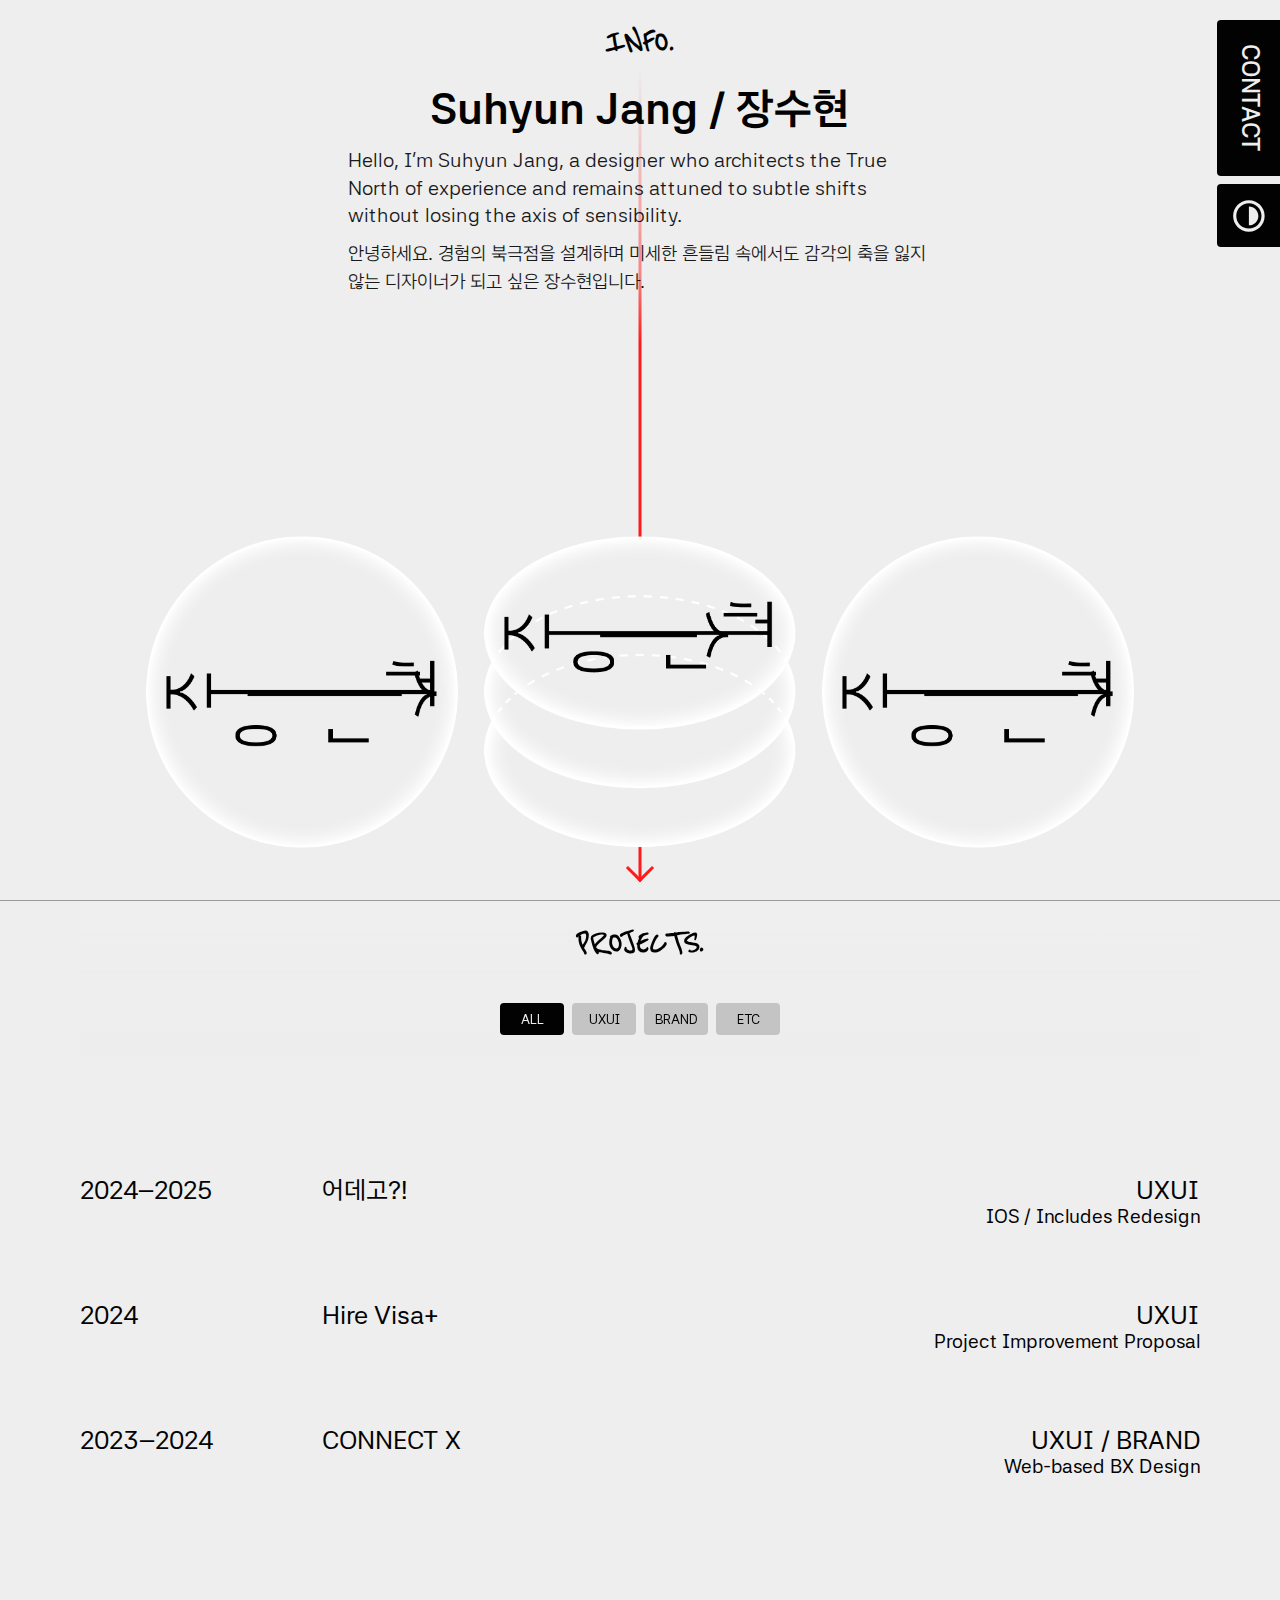
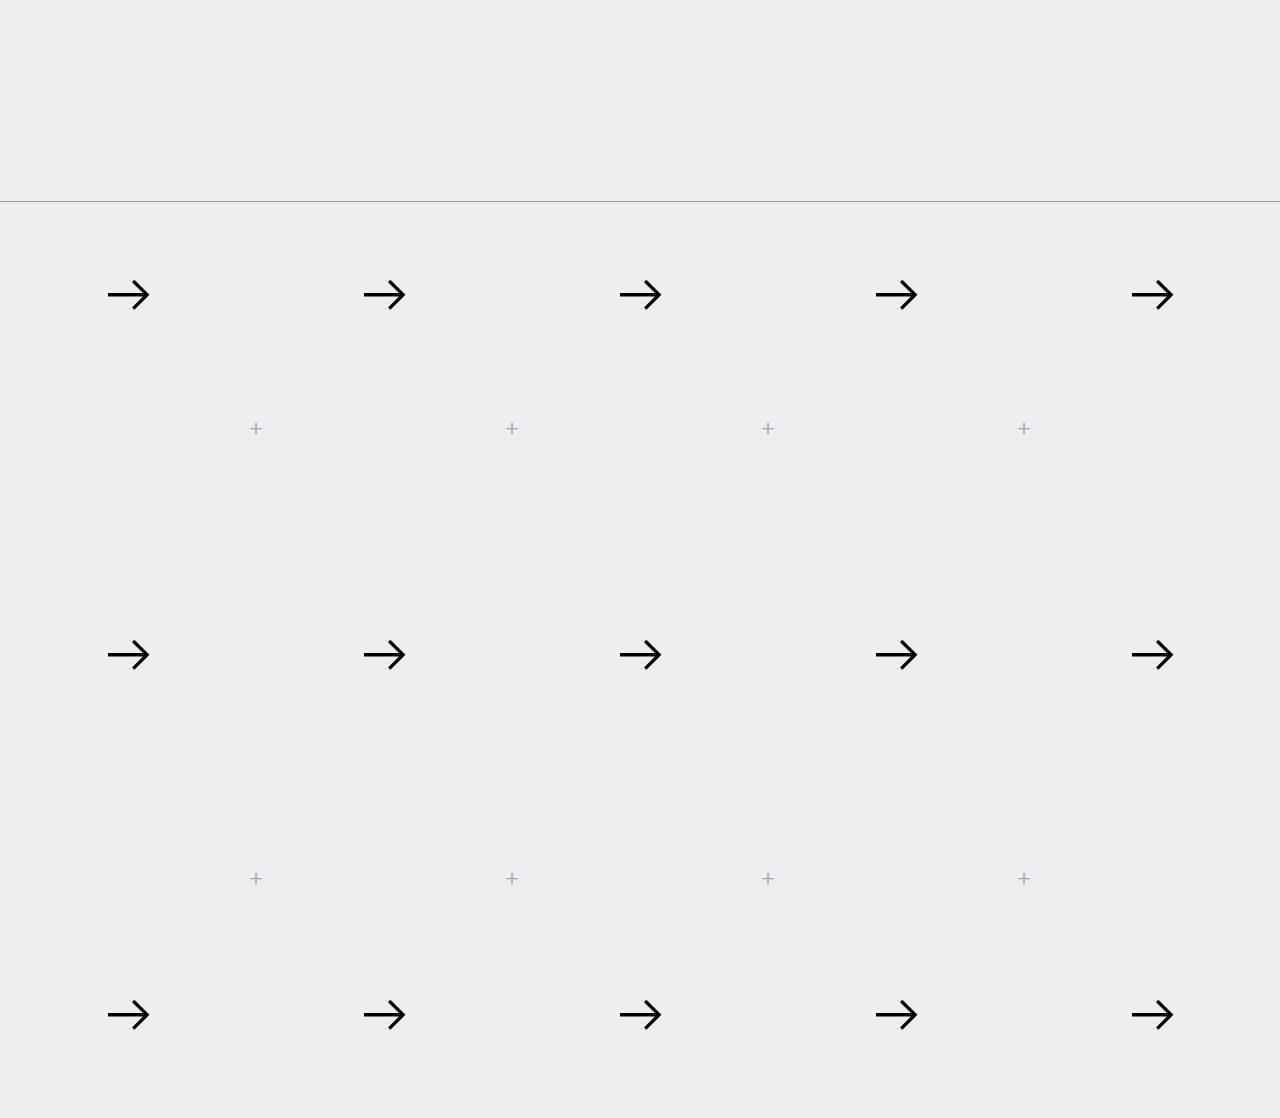
<file: index.html>
<!DOCTYPE html>
<html lang="ko">
  <head>
    <meta charset="UTF-8" />
    <meta
      name="viewport"
      content="width=device-width, initial-scale=1.0" />
    <title>Suhyun Jang</title>

    <link
      rel="stylesheet"
      href="./style/style.css" />
    <link
      rel="apple-touch-icon"
      sizes="180x180"
      href="./asset/favicon/apple-touch-icon.png" />
    <link
      rel="icon"
      type="image/png"
      sizes="32x32"
      href="./asset/favicon/favicon-32x32.png" />
    <link
      rel="icon"
      type="image/png"
      sizes="16x16"
      href="./asset/favicon/favicon-16x16.png" />
    <link
      rel="manifest"
      href="./asset/favicon/site.webmanifest" />
  </head>

  <body>
    <section class="s1">
      <div class="s__header__info">
        <h1 class="s__header__info__title">
          INFO.
        </h1>
        <div class="s__header__info__title__text">
          <h2>Suhyun Jang &#47; 장수현</h2>
          <p>
            Hello, I’m Suhyun Jang, a designer who
            architects the True North of
            experience and remains attuned to
            subtle shifts without losing the axis
            of sensibility.
          </p>
          <p>
            안녕하세요. 경험의 북극점을 설계하며
            미세한 흔들림 속에서도 감각의 축을
            잃지 않는 디자이너가 되고 싶은
            장수현입니다.
          </p>
        </div>
      </div>
      <div
        class="s1__arrow__line"
        aria-hidden="true"></div>
      <div
        class="s1__arrow__head"
        aria-hidden="true"></div>
      <div class="s1__cmps" aria-hidden="true">
        <div class="s1__cmps__cmp">
          <img
            src="./asset/l-plane.png"
            class="bg"
            alt="" />
          <img
            src="./asset/l-plane-needle.png"
            class="needle"
            id="n1"
            alt="" />
        </div>
        <div class="s1__cmps__cmp">
          <img
            src="./asset/l-solid.png"
            class="bg"
            alt="" />
          <img
            src="./asset/l-solid-needle.png"
            class="needle"
            id="n2"
            alt="" />
        </div>
        <div
          class="s1__cmps__cmp"
          aria-hidden="true">
          <img
            src="./asset/l-plane.png"
            class="bg"
            alt="" />
          <img
            src="./asset/l-plane-needle.png"
            class="needle"
            id="n3"
            alt="" />
        </div>
      </div>
    </section>
    <hr />
    <section class="s2">
      <div class="s2__header">
        <div class="s__header__info">
          <h1 class="s__header__info__title">
            PROJECTS.
          </h1>
        </div>
        <div
          id="BtnContainer"
          role="tablist"
          aria-label="Select project category">
          <button
            class="btn active"
            data-filter="all"
            role="tab"
            aria-pressed="true"
            tabindex="0"
            aria-label="All project categories">
            ALL
          </button>
          <button
            class="btn"
            data-filter="uxui"
            role="tab"
            aria-pressed="false"
            tabindex="-1"
            aria-label="UXUI project category">
            UXUI
          </button>
          <button
            class="btn"
            data-filter="brand"
            role="tab"
            aria-pressed="false"
            tabindex="-1"
            aria-label="Brand project category">
            BRAND
          </button>
          <button
            class="btn"
            data-filter="etc"
            role="tab"
            aria-pressed="false"
            tabindex="-1"
            aria-label="Other project category">
            ETC
          </button>
        </div>
      </div>

      <div
        id="projects"
        class="projects"
        aria-label="Projects">
        <article class="projects__list">
          <div class="projects__list__pre">
            <img
              src="./asset/projects/thb-urdaego.png"
              alt="urdaego project: preview" />
          </div>
          <a
            href="./p__urdaego/urdaego.html"
            aria-labelledby="proj3-title proj3-date">
            <div
              class="filterDiv uxui"
              role="group">
              <div class="projects__list__info">
                <p
                  id="proj3-date"
                  class="projects__list__info__date">
                  2024&#8211;2025
                </p>
                <p
                  id="proj3-title"
                  class="projects__list__info__name">
                  어데고&#63;&#33;
                </p>
                <div
                  class="projects__list__info__detail">
                  <p>UXUI</p>
                  <p>
                    IOS &#47; Includes Redesign
                  </p>
                </div>
              </div>
            </div>
          </a>
        </article>

        <article class="projects__list">
          <div class="projects__list__pre">
            <img
              src="./asset/projects/thb-hirevisa.png"
              alt="hire visa plus project: preview" />
          </div>
          <a
            href="./p__hirevisa/hirevisaplus.html"
            aria-labelledby="proj2-title proj2-date">
            <div
              class="filterDiv uxui brand"
              role="group">
              <div class="projects__list__info">
                <p
                  id="proj2-date"
                  class="projects__list__info__date">
                  2024
                </p>
                <p
                  id="proj1-title"
                  class="projects__list__info__name">
                  Hire Visa&#43;
                </p>
                <div
                  class="projects__list__info__detail">
                  <p>UXUI</p>
                  <p>
                    Project Improvement Proposal
                  </p>
                </div>
              </div>
            </div>
          </a>
        </article>

        <article class="projects__list">
          <div class="projects__list__pre">
            <img
              src="./asset/projects/thb-connectx.png"
              alt="urdaego project: preview" />
          </div>
          <a
            href="./p__connectx/connectx.html"
            aria-labelledby="proj1-title proj1-date">
            <div
              class="filterDiv uxui"
              role="group">
              <div class="projects__list__info">
                <p
                  id="proj1-date"
                  class="projects__list__info__date">
                  2023&#8211;2024
                </p>
                <p
                  id="proj1-title"
                  class="projects__list__info__name">
                  CONNECT X
                </p>
                <div
                  class="projects__list__info__detail">
                  <p>UXUI &#47; BRAND</p>
                  <p>Web-based BX Design</p>
                </div>
              </div>
            </div>
          </a>
        </article>
      </div>
    </section>

    <hr />
    <section class="s3">
      <div class="arrow-grid">
        <div class="arrow">→</div>
        <div class="arrow">→</div>
        <div class="arrow">→</div>
        <div class="arrow">→</div>
        <div class="arrow">→</div>

        <div class="arrow">→</div>
        <div class="arrow">→</div>
        <div class="arrow">→</div>
        <div class="arrow">→</div>
        <div class="arrow">→</div>

        <div class="arrow">→</div>
        <div class="arrow">→</div>
        <div class="arrow">→</div>
        <div class="arrow">→</div>
        <div class="arrow">→</div>
      </div>

      <div class="cross-grid">
        <div class="cross">&#43;</div>
        <div class="cross">&#43;</div>
        <div class="cross">&#43;</div>
        <div class="cross">&#43;</div>

        <div class="cross">&#43;</div>
        <div class="cross">&#43;</div>
        <div class="cross">&#43;</div>
        <div class="cross">&#43;</div>
      </div>
    </section>

    <div class="btn__1">
      <div class="sideBtn">
        <div
          class="sideBtn__top"
          id="sideBtn__top"
          onclick="toggleNav()"
          role="button"
          tabindex="0"
          aria-label="Toggle contact panel"
          aria-expanded="false"
          aria-controls="contact-panel">
          CONTACT
        </div>
        <button
          id="sideBtn__mid"
          class="sideBtn__mid"
          aria-label="Toggle theme">
          <svg
            xmlns="http://www.w3.org/2000/svg"
            viewBox="0 0 24 24">
            <path
              d="M12 21.9967C6.47715 21.9967 2 17.5196 2 11.9967C2 6.47386 6.47715 1.9967 12 1.9967C17.5228 1.9967 22 6.47386 22 11.9967C22 17.5196 17.5228 21.9967 12 21.9967ZM12 19.9967C16.4183 19.9967 20 16.415 20 11.9967C20 7.57843 16.4183 3.9967 12 3.9967C7.58172 3.9967 4 7.57843 4 11.9967C4 16.415 7.58172 19.9967 12 19.9967ZM12 17.9967V5.9967C15.3137 5.9967 18 8.683 18 11.9967C18 15.3104 15.3137 17.9967 12 17.9967Z" />
          </svg>
        </button>
      </div>
      <div
        id="contact-panel"
        class="sideBtn__top__container"
        aria-label="Contact via email or phone">
        <div
          class="sideBtn__top__container__info">
          <p class="d-arrow" aria-hidden="true">
            &darr; &darr; &darr;
          </p>
          <p>Email</p>
          <button
            class="copy"
            aria-label="Copy email address">
            tngusgjqm@gmail.com
          </button>
        </div>
        <div
          class="sideBtn__top__container__info"
          aria-label="Phone number">
          <p class="d-arrow" aria-hidden="true">
            &darr; &darr;
          </p>
          <p>Tel.</p>
          <button
            class="copy"
            aria-label="Copy phone number">
            &#43;82 1033588068
          </button>
        </div>
        <div
          class="sideBtn__top__container__btm"
          aria-hidden="true">
          <p>SUHYUN JANG</p>
          <img
            class="theme-img"
            src="../asset/ae-red.png"
            alt="" />
        </div>
      </div>
    </div>
    <div
      id="c__toast"
      class="c__toast"
      role="status"
      aria-live="polite"></div>
  </body>
  <script src="./script.js"></script>
</html>
</file>
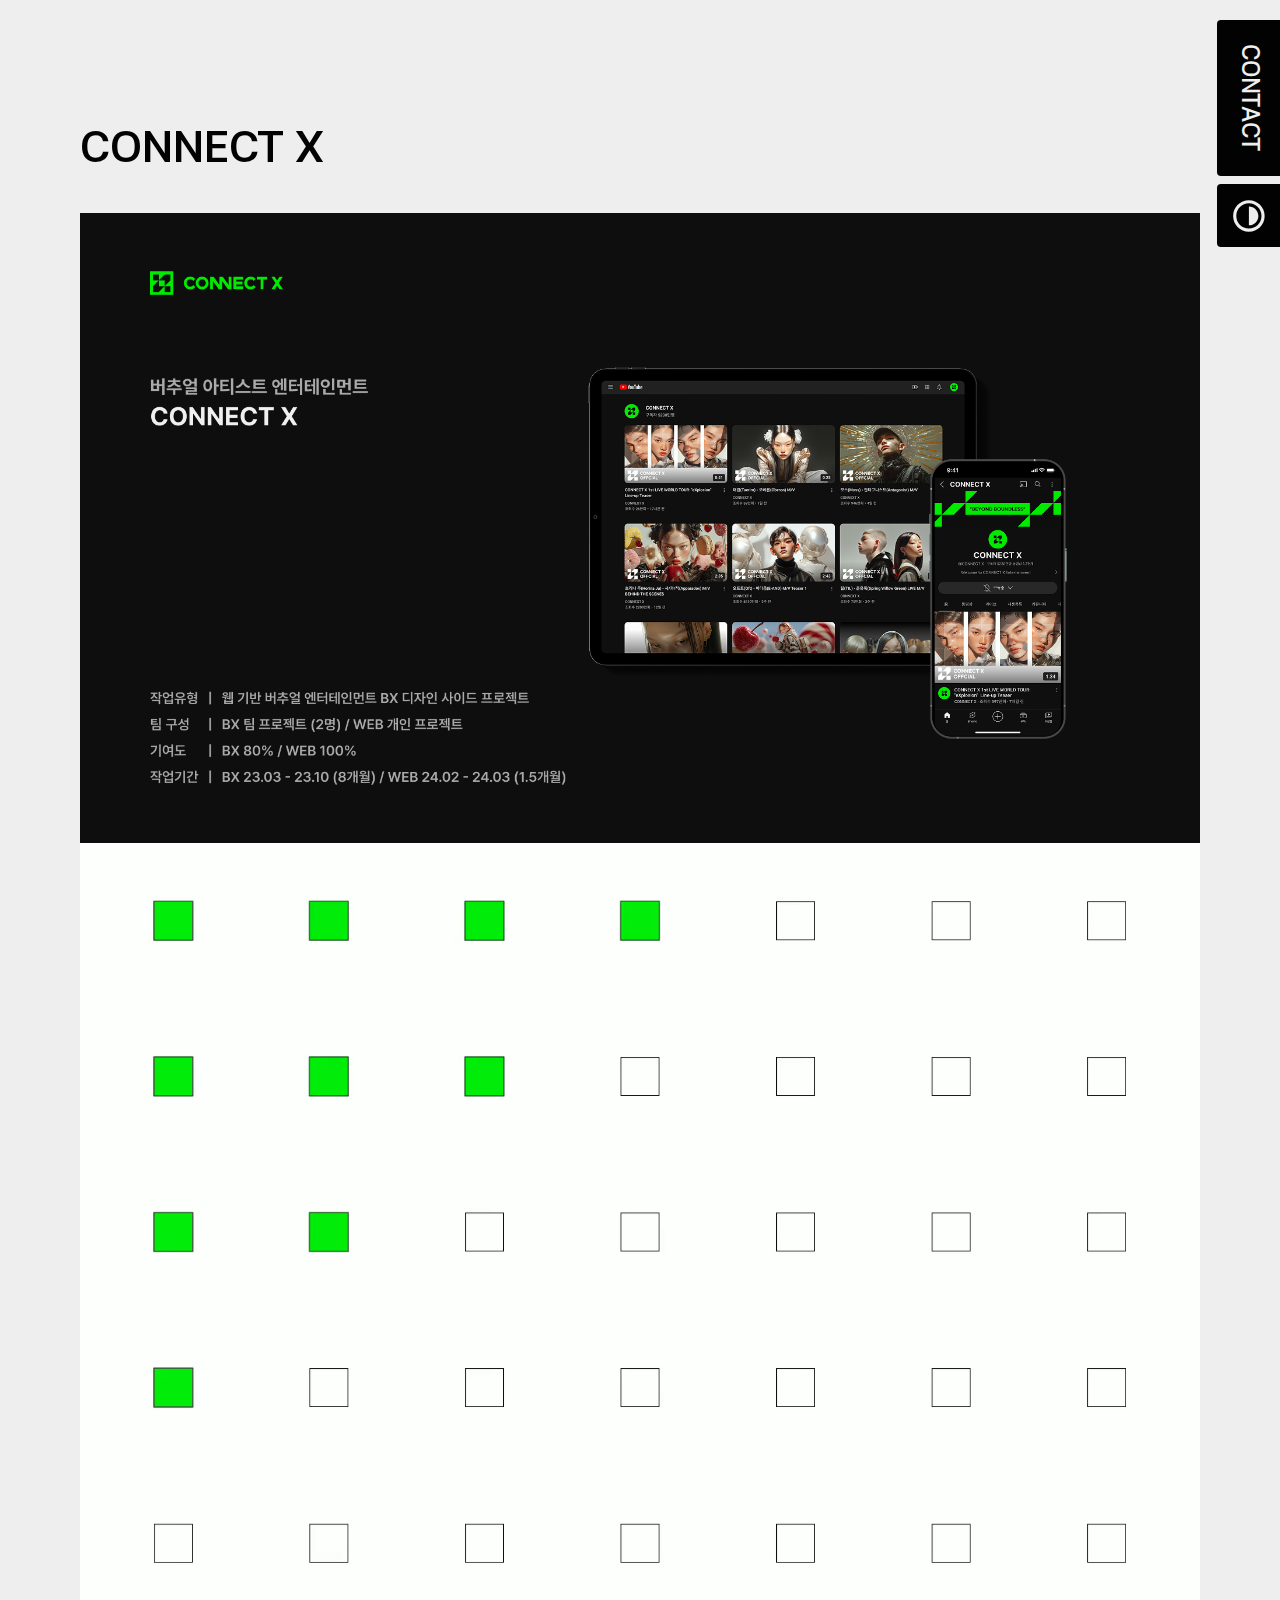
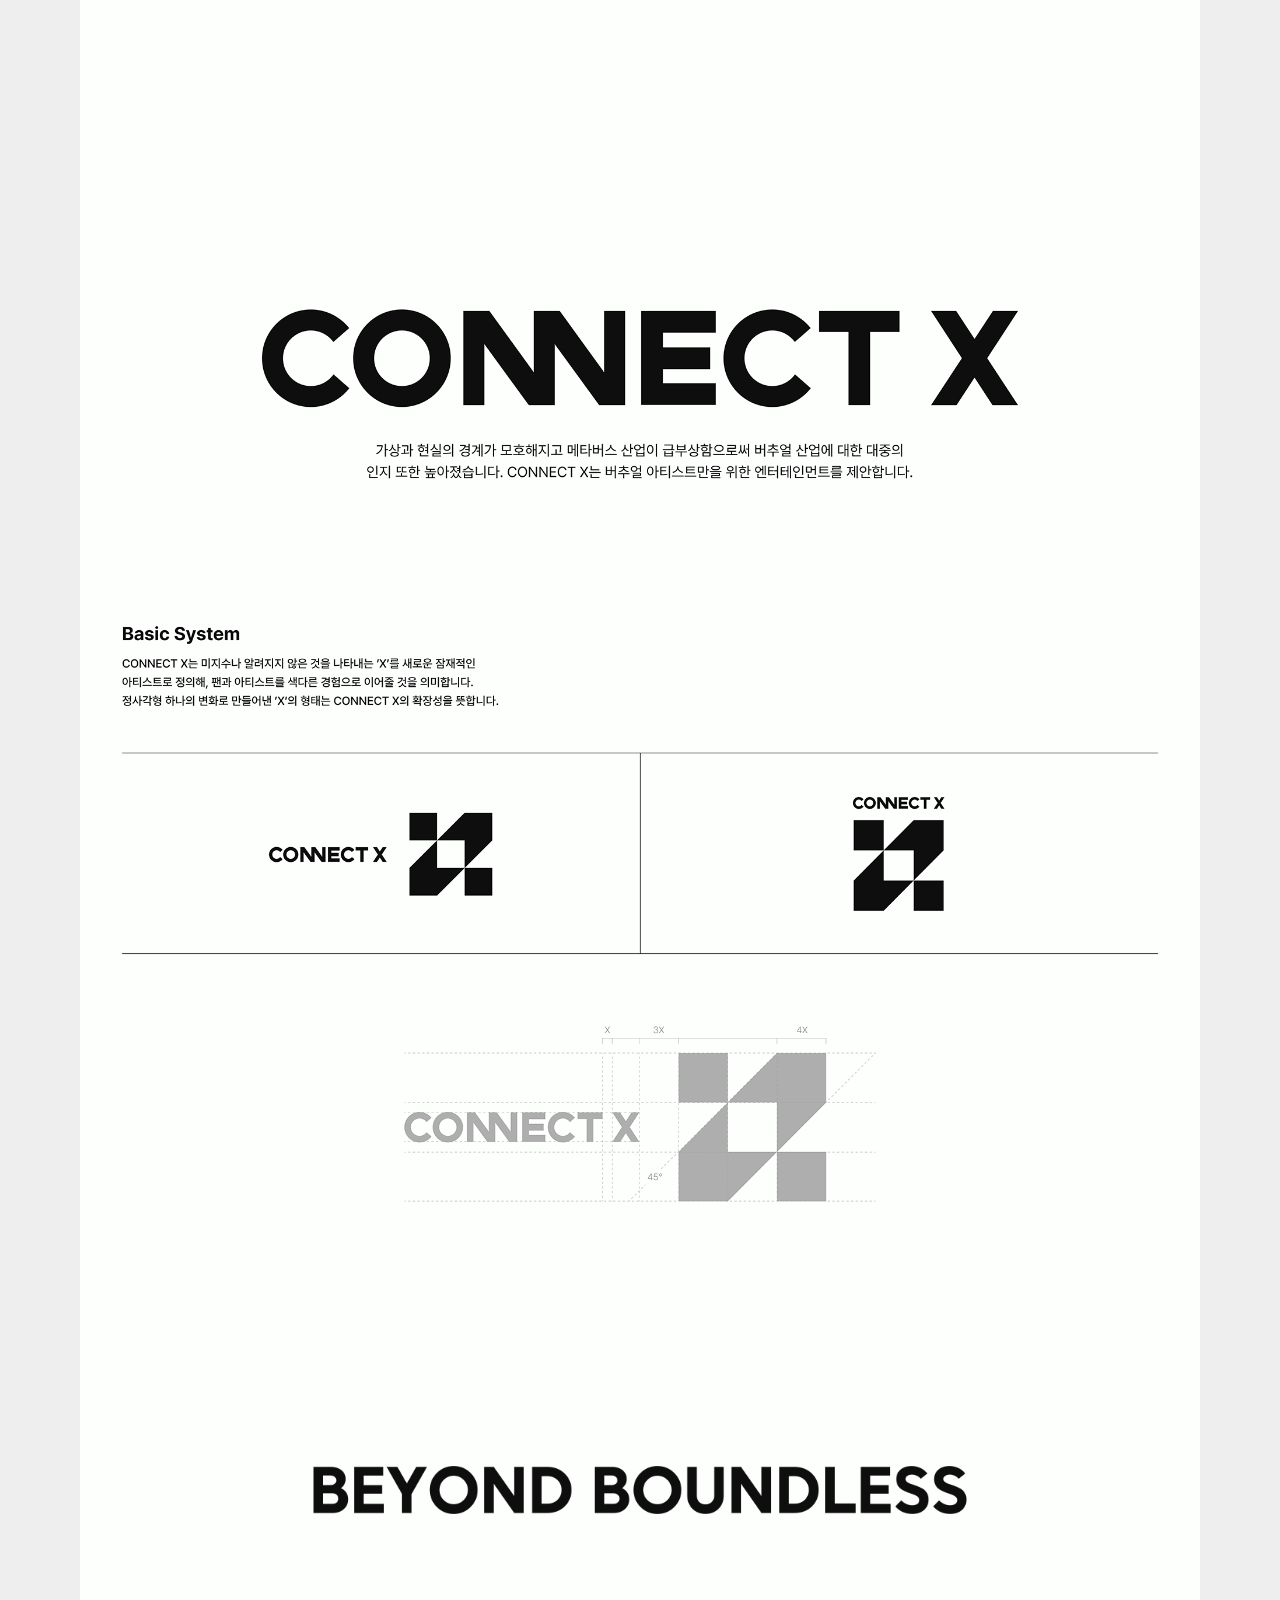
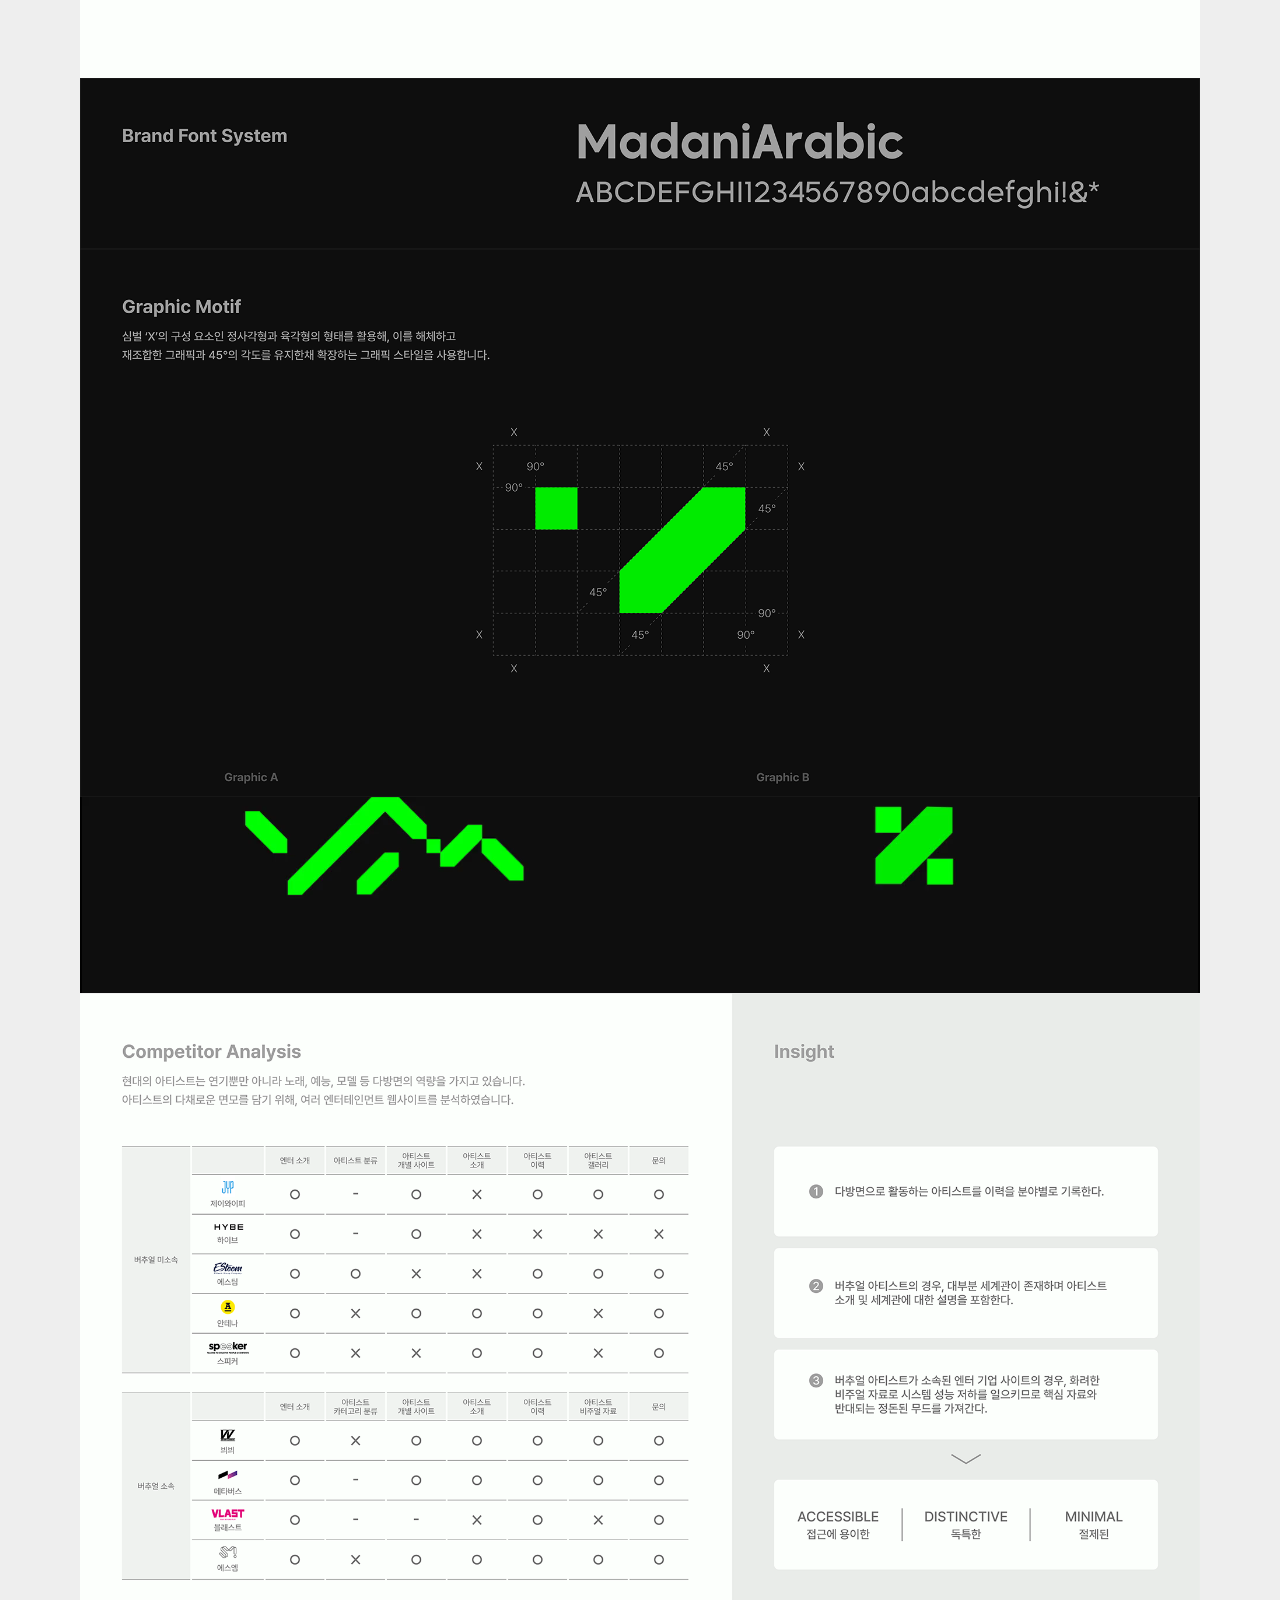
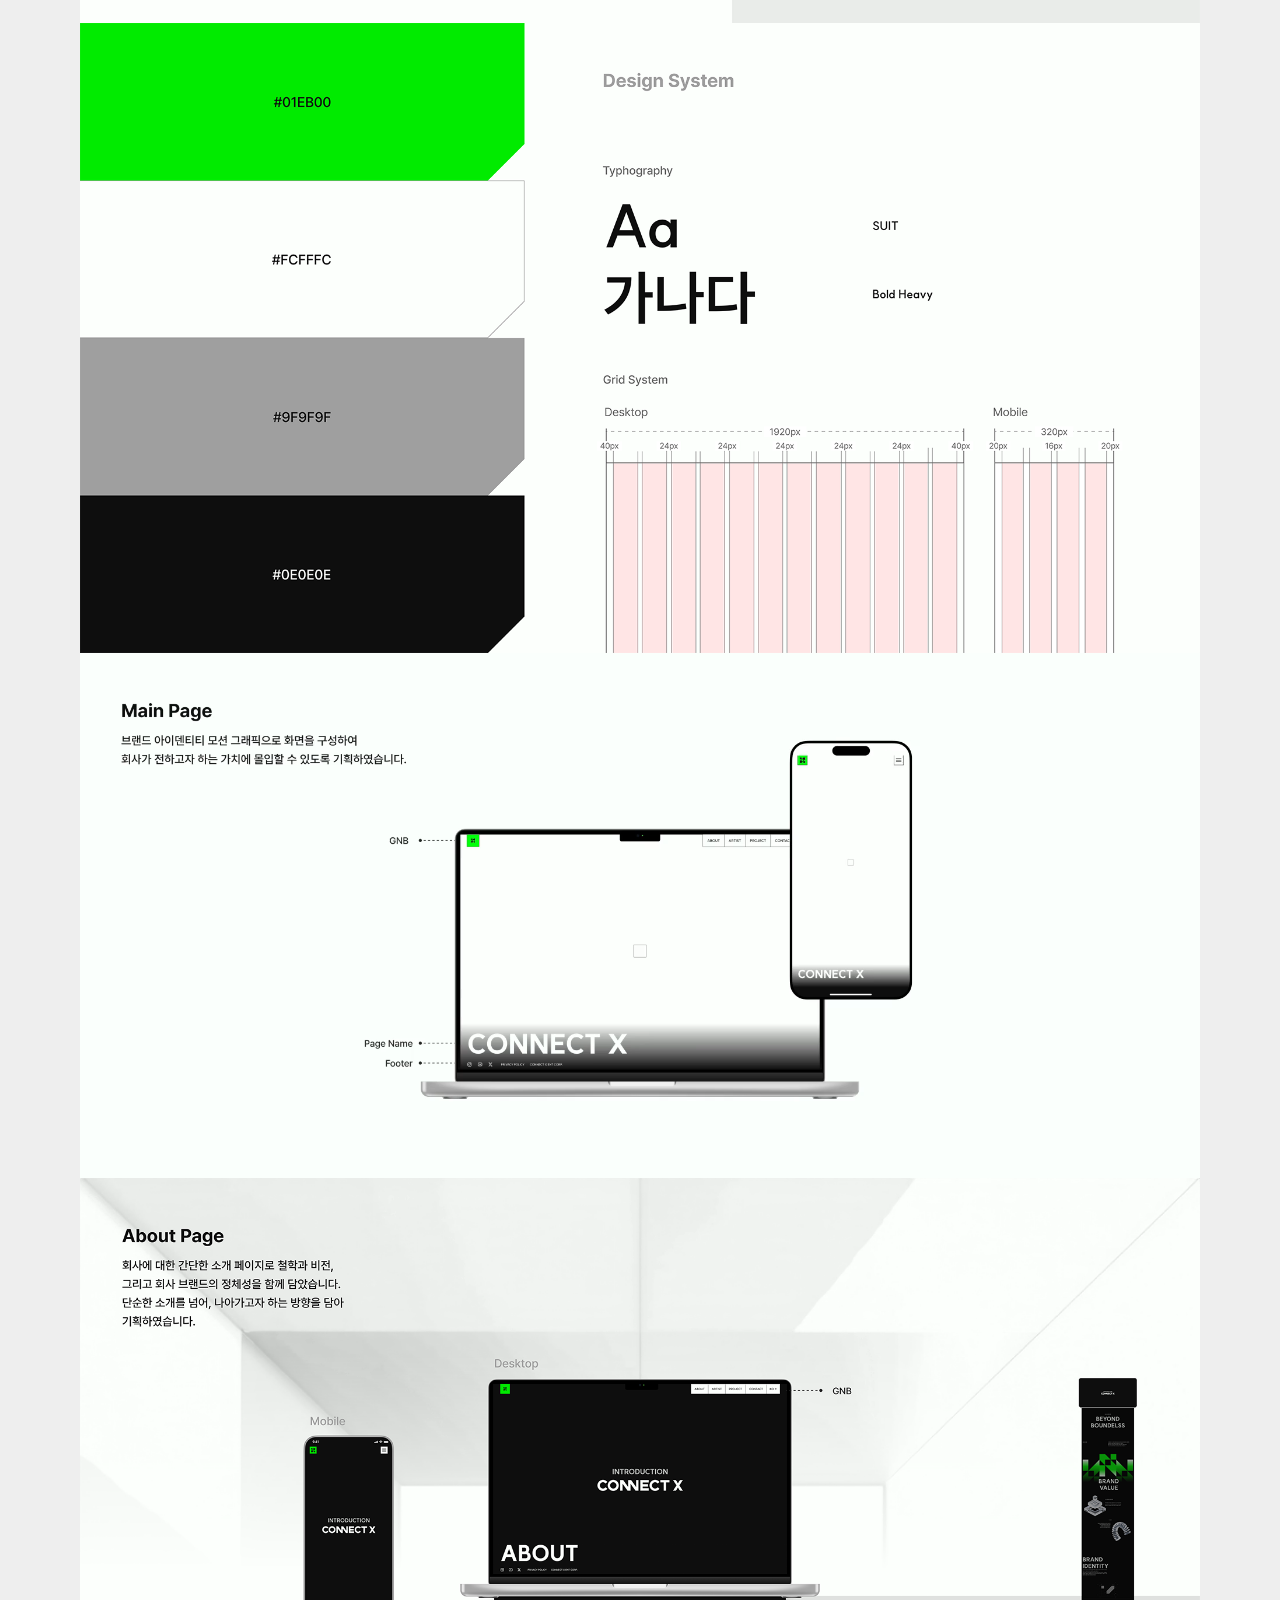
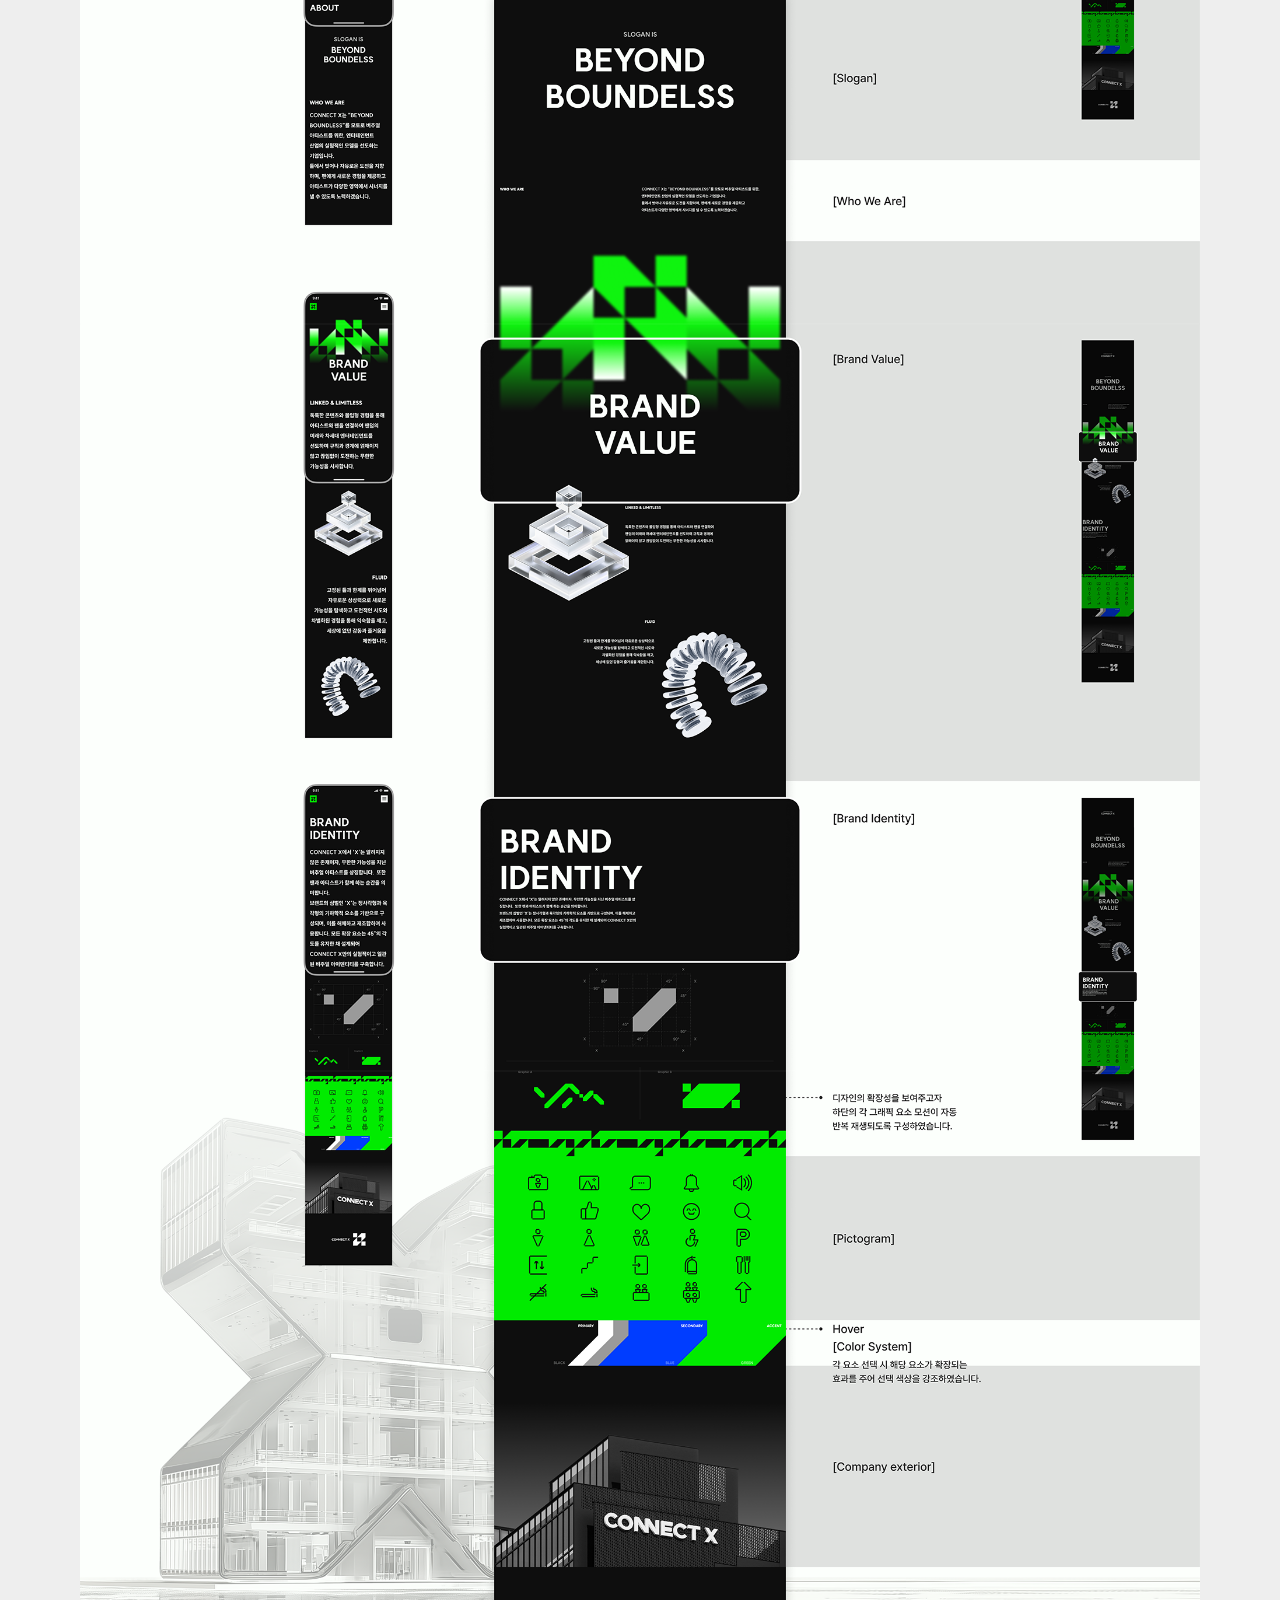
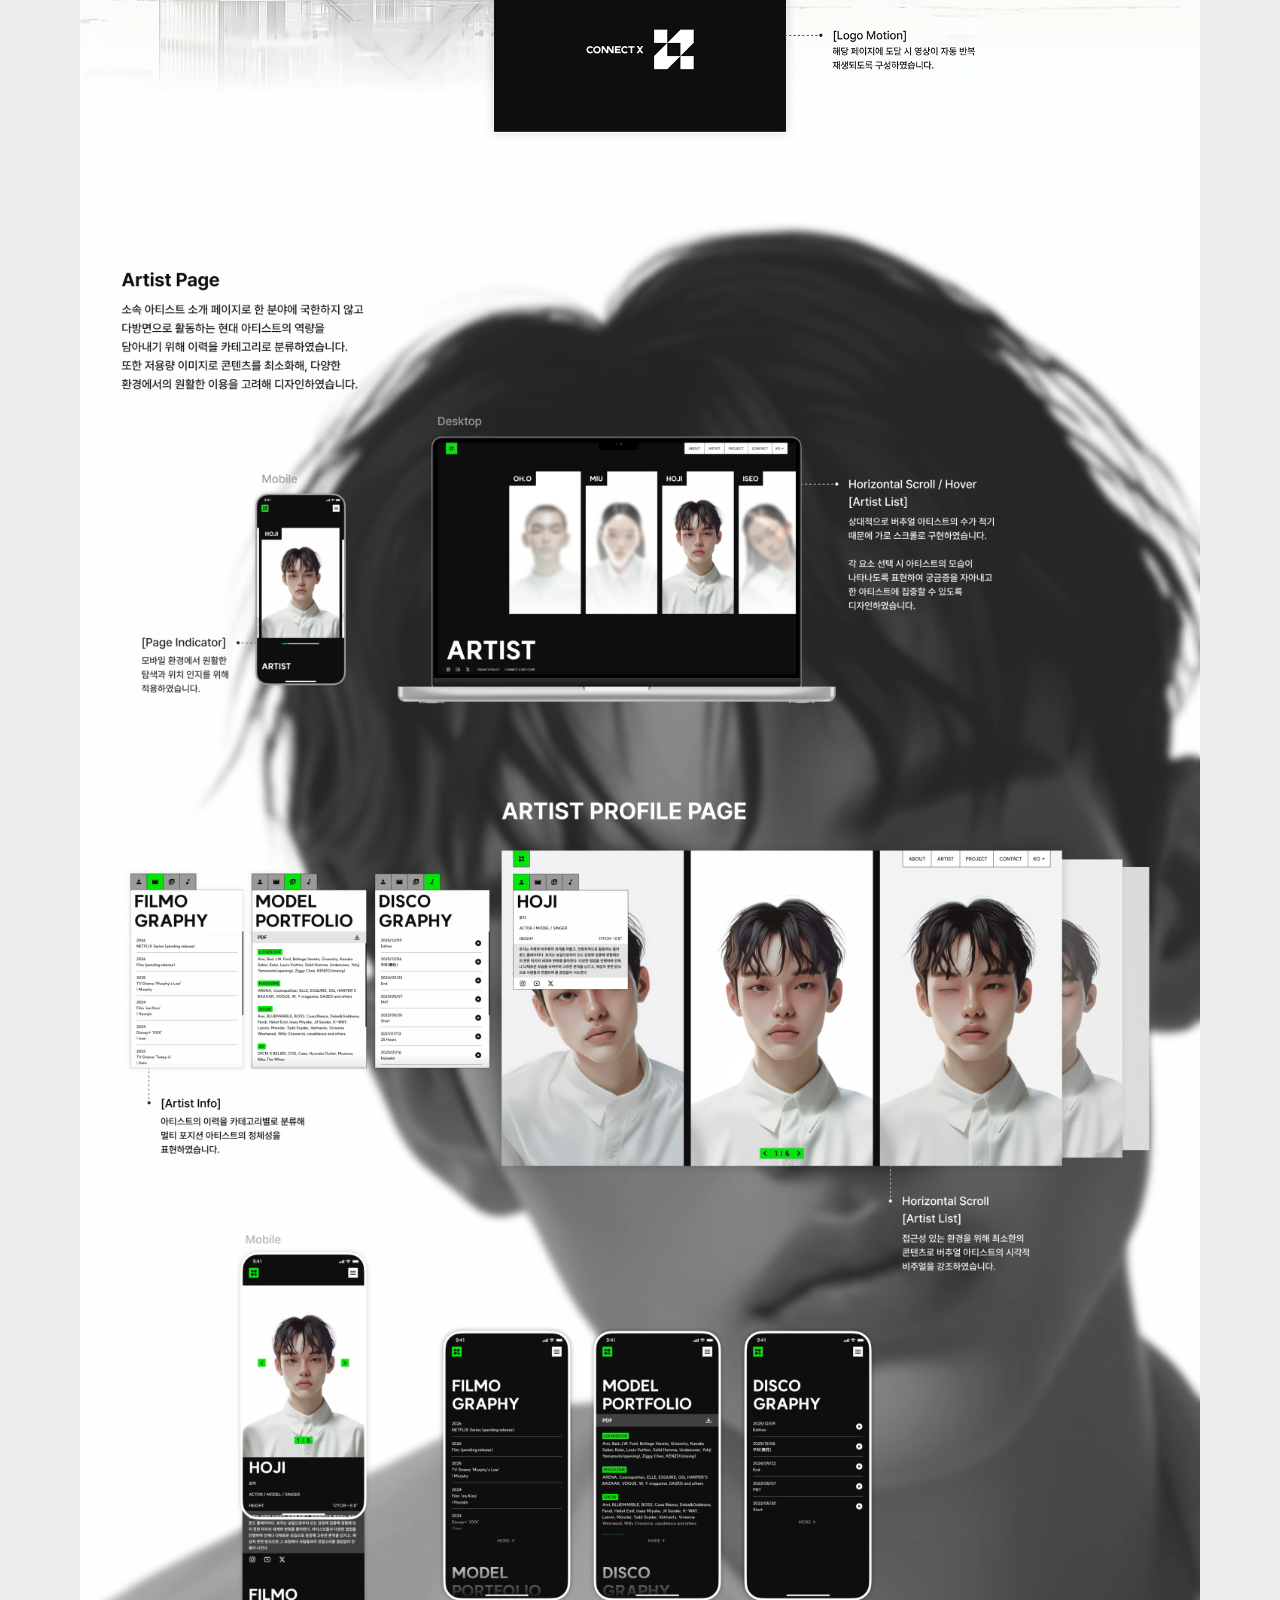
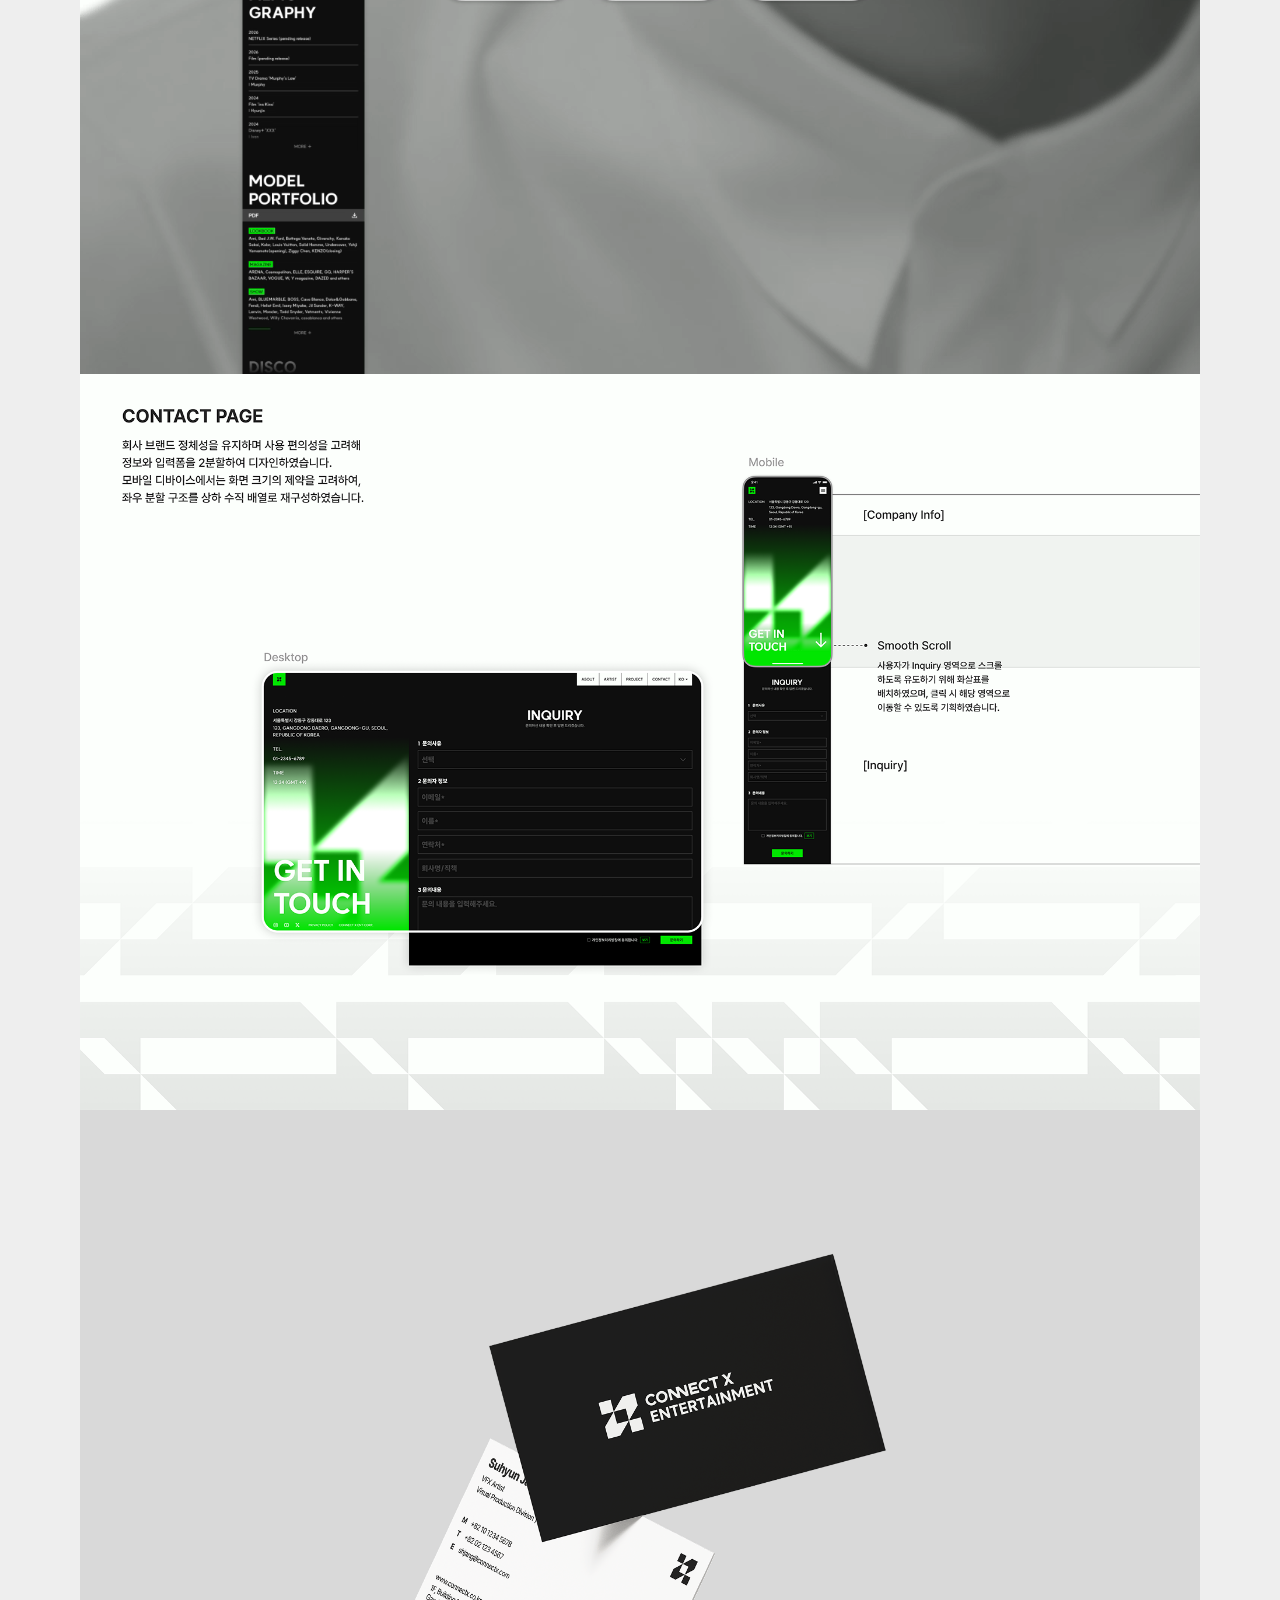
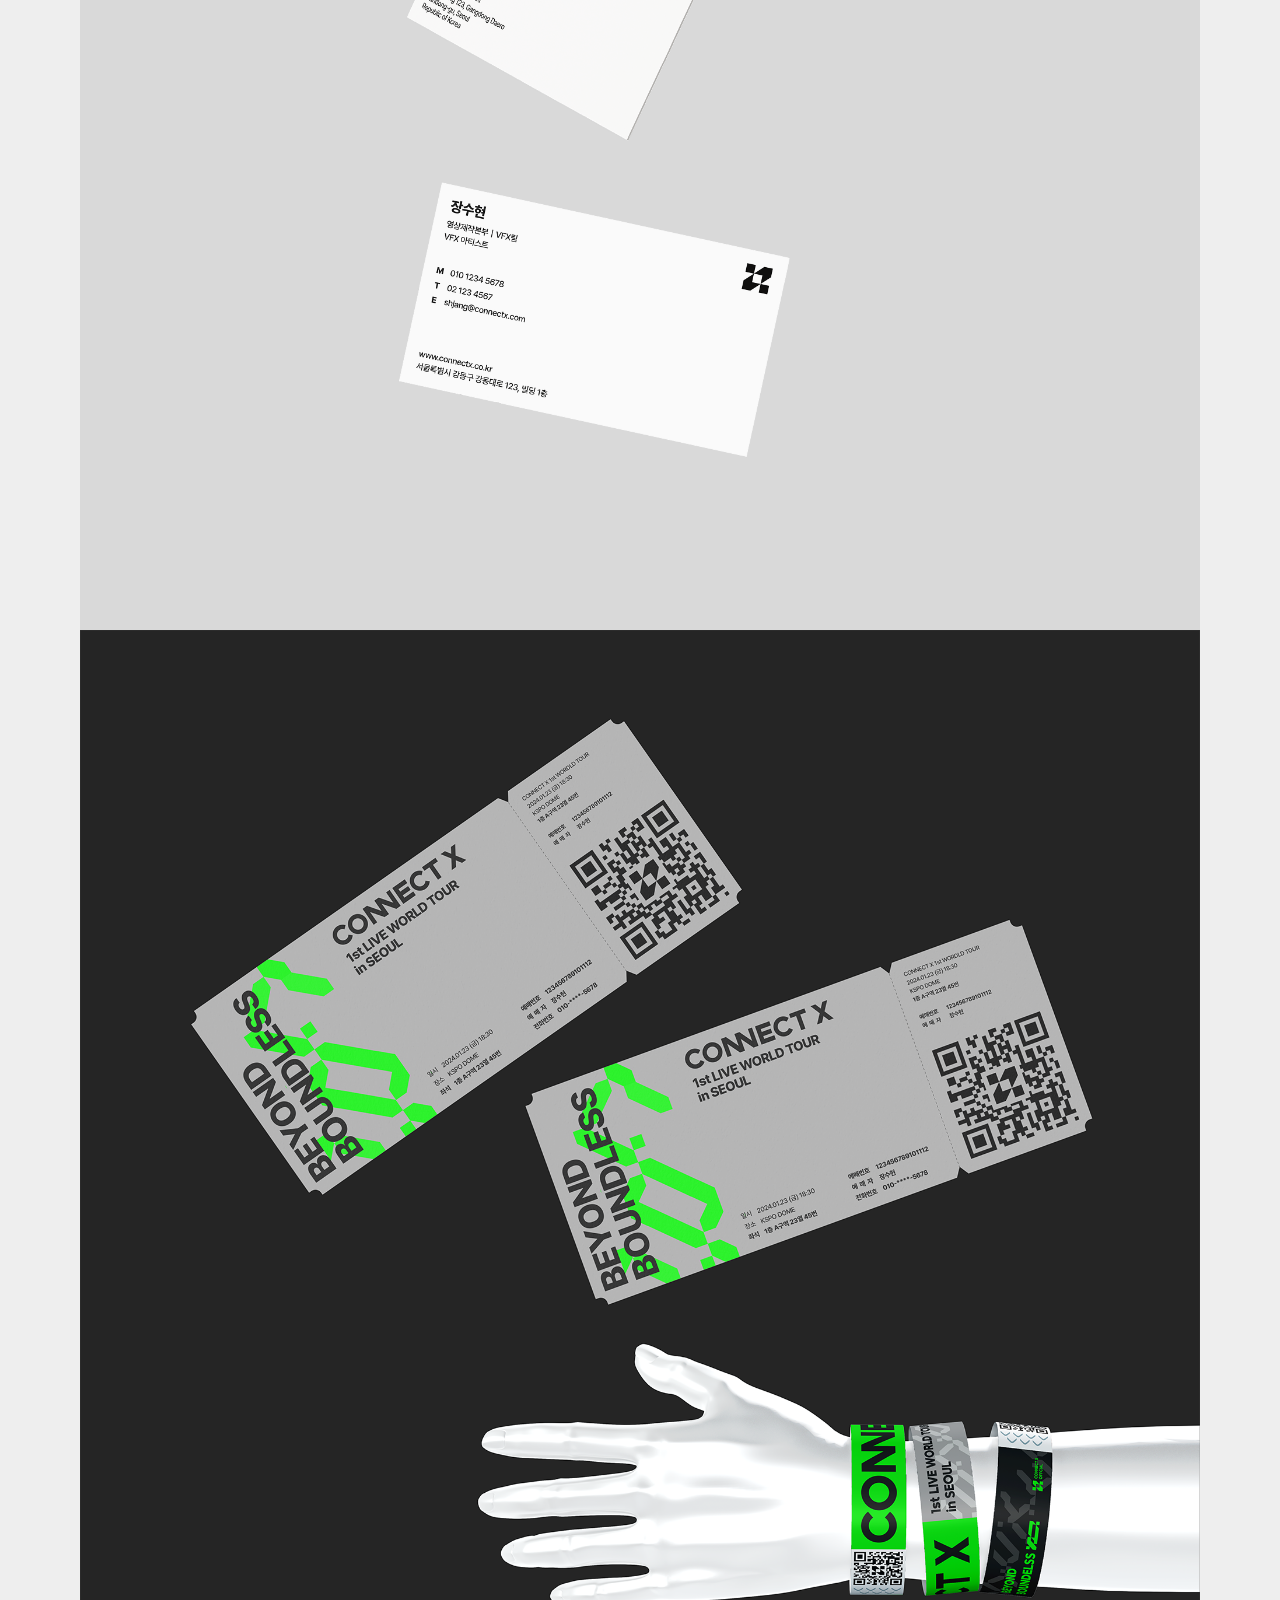
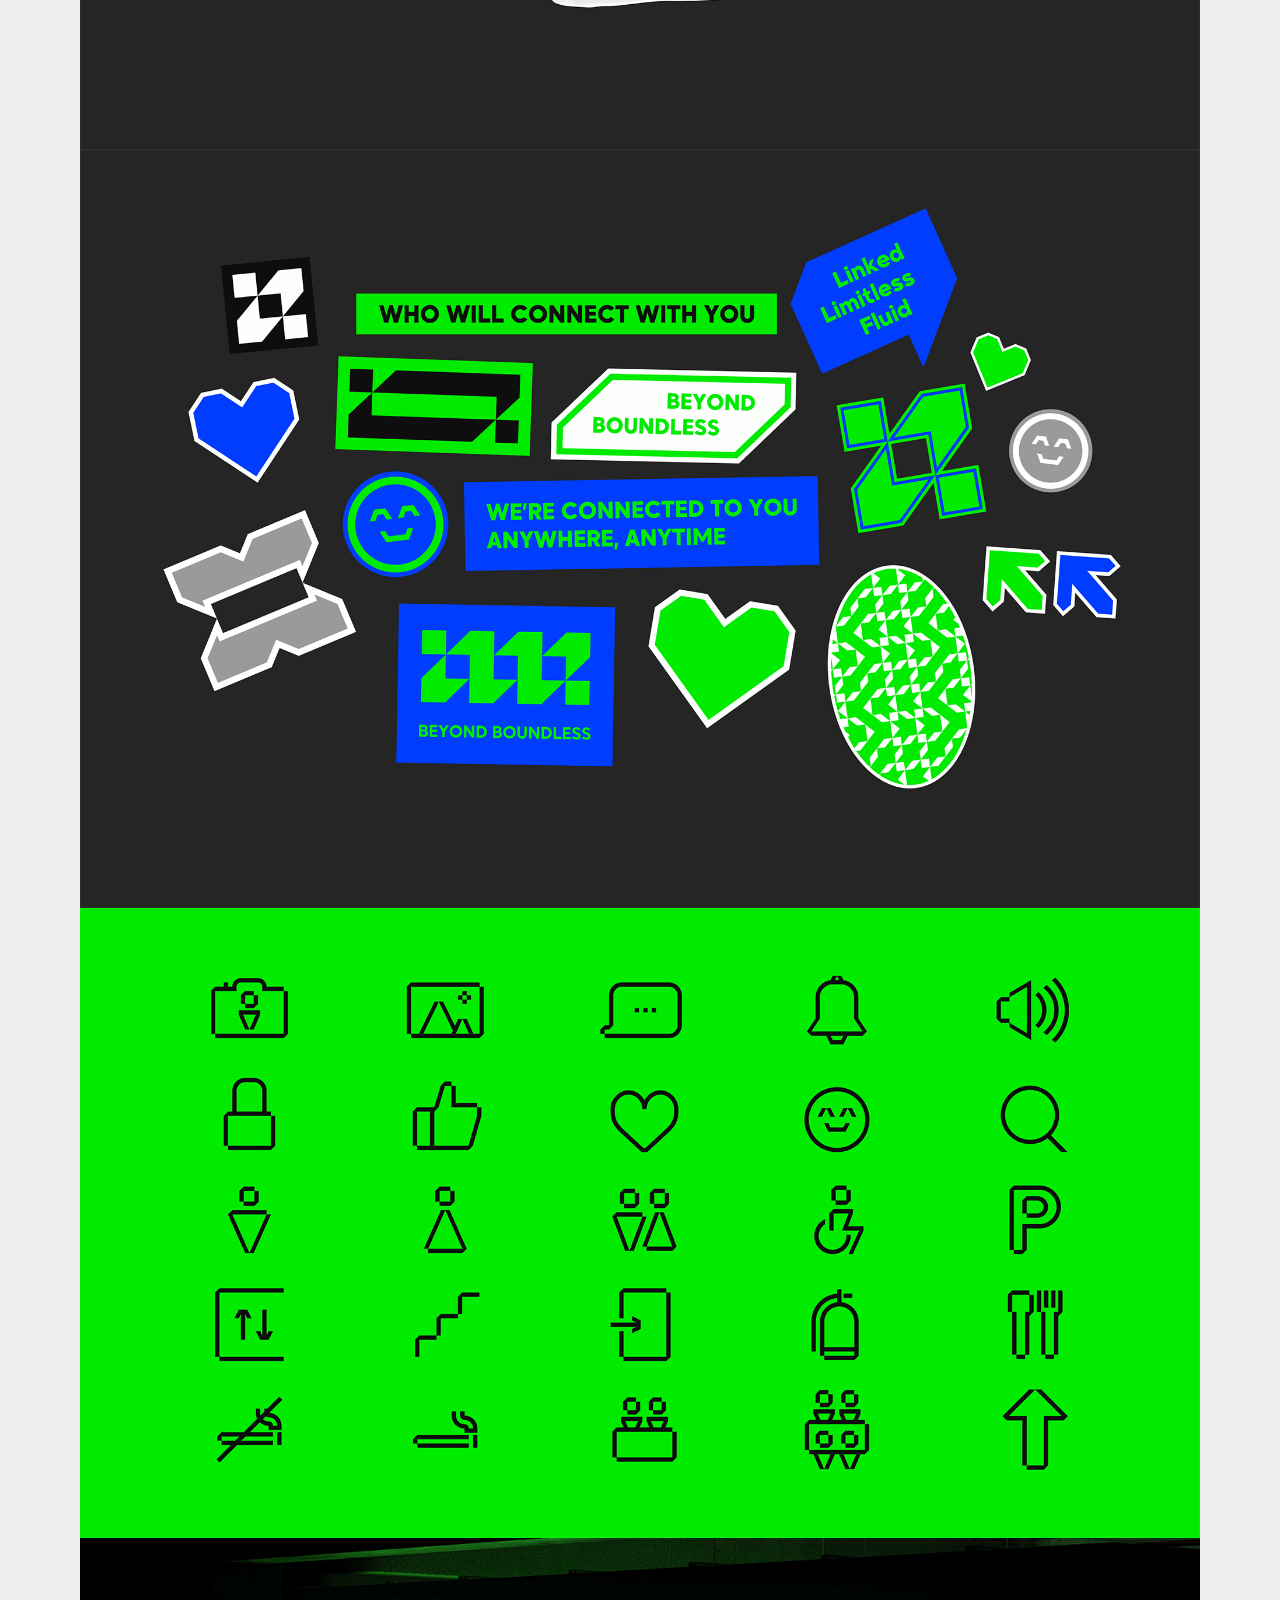
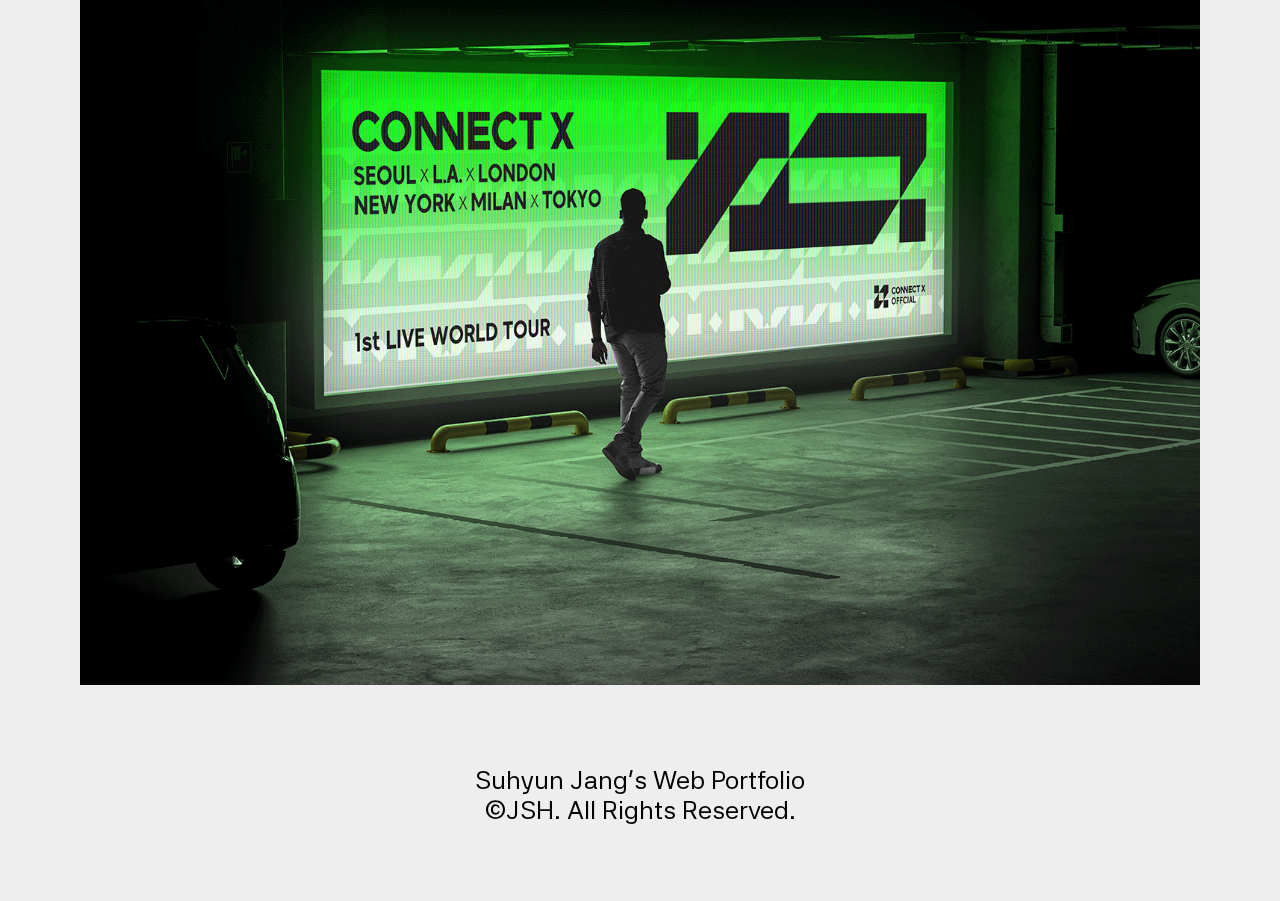
<file: p__connectx/connectx.html>
<!DOCTYPE html>
<html lang="ko">
  <head>
    <meta charset="UTF-8" />
    <meta
      name="viewport"
      content="width=device-width, initial-scale=1.0" />
    <title>Suhyun Jang</title>

    <link
      rel="stylesheet"
      href="./style/style.css" />
    <link
      rel="apple-touch-icon"
      sizes="180x180"
      href="../asset/favicon/apple-touch-icon.png" />
    <link
      rel="icon"
      type="image/png"
      sizes="32x32"
      href="../asset/favicon/favicon-32x32.png" />
    <link
      rel="icon"
      type="image/png"
      sizes="16x16"
      href="../asset/favicon/favicon-16x16.png" />
    <link
      rel="manifest"
      href="../asset/favicon/site.webmanifest" />
  </head>

  <body>
    <section>
      <h1>CONNECT X</h1>
      <div class="wrapper">
        <img src="./asset/0.png" alt="" />
        <video
          muted
          autoplay
          loop
          src="./asset/1.mp4"
          type="video/mp4"></video>
        <img src="./asset/2.png" alt="" />
        <img src="./asset/3.png" alt="" />
        <video
          muted
          autoplay
          loop
          src="./asset/4.mp4"
          type="video/mp4"></video>
        <img src="./asset/5.png" alt="" />
        <img src="./asset/6.png" alt="" />
        <video
          muted
          autoplay
          loop
          src="./asset/7.mp4"
          type="video/mp4"></video>
        <img src="./asset/8.png" alt="" />
        <img src="./asset/9.png" alt="" />
        <video
          muted
          autoplay
          loop
          src="./asset/10.mp4"
          type="video/mp4"></video>
        <img src="./asset/11_01.png" alt="" />
        <img src="./asset/11_02.png" alt="" />
        <img src="./asset/11_03.png" alt="" />
        <video
          muted
          autoplay
          loop
          src="./asset/12.mp4"
          type="video/mp4"></video>
        <img src="./asset/13.png" alt="" />
        <img src="./asset/14.png" alt="" />
        <img src="./asset/15.png" alt="" />
        <img src="./asset/16.png" alt="" />
        <img src="./asset/17.png" alt="" />
        <img src="./asset/18.png" alt="" />
      </div>
      <p>
        Suhyun Jang's Web Portfolio
        <br />
        &copy;JSH. All Rights Reserved.
      </p>
    </section>

    <div class="btn__1">
      <div class="sideBtn">
        <div
          class="sideBtn__top"
          id="sideBtn__top"
          onclick="toggleNav()"
          role="button"
          tabindex="0"
          aria-label="Toggle contact panel"
          aria-expanded="false"
          aria-controls="contact-panel">
          CONTACT
        </div>
        <button
          id="sideBtn__mid"
          class="sideBtn__mid"
          aria-label="Toggle theme">
          <svg
            xmlns="http://www.w3.org/2000/svg"
            viewBox="0 0 24 24">
            <path
              d="M12 21.9967C6.47715 21.9967 2 17.5196 2 11.9967C2 6.47386 6.47715 1.9967 12 1.9967C17.5228 1.9967 22 6.47386 22 11.9967C22 17.5196 17.5228 21.9967 12 21.9967ZM12 19.9967C16.4183 19.9967 20 16.415 20 11.9967C20 7.57843 16.4183 3.9967 12 3.9967C7.58172 3.9967 4 7.57843 4 11.9967C4 16.415 7.58172 19.9967 12 19.9967ZM12 17.9967V5.9967C15.3137 5.9967 18 8.683 18 11.9967C18 15.3104 15.3137 17.9967 12 17.9967Z" />
          </svg>
        </button>
      </div>
      <div
        id="contact-panel"
        class="sideBtn__top__container"
        aria-label="Contact via email or phone">
        <div
          class="sideBtn__top__container__info">
          <p class="d-arrow" aria-hidden="true">
            &darr; &darr; &darr;
          </p>
          <p>Email</p>
          <button
            class="copy"
            aria-label="Copy email address">
            tngusgjqm@gmail.com
          </button>
        </div>
        <div
          class="sideBtn__top__container__info"
          aria-label="Phone number">
          <p class="d-arrow" aria-hidden="true">
            &darr; &darr;
          </p>
          <p>Tel.</p>
          <button
            class="copy"
            aria-label="Copy phone number">
            &#43;82 1033588068
          </button>
        </div>
        <div
          class="sideBtn__top__container__btm"
          aria-hidden="true">
          <p>SUHYUN JANG</p>
          <img
            class="theme-img"
            src="../asset/ae-red.png"
            alt="" />
        </div>
      </div>
    </div>
    <div
      id="c__toast"
      class="c__toast"
      role="status"
      aria-live="polite"></div>
  </body>
  <script src="../p-script.js"></script>
</html>
</file>
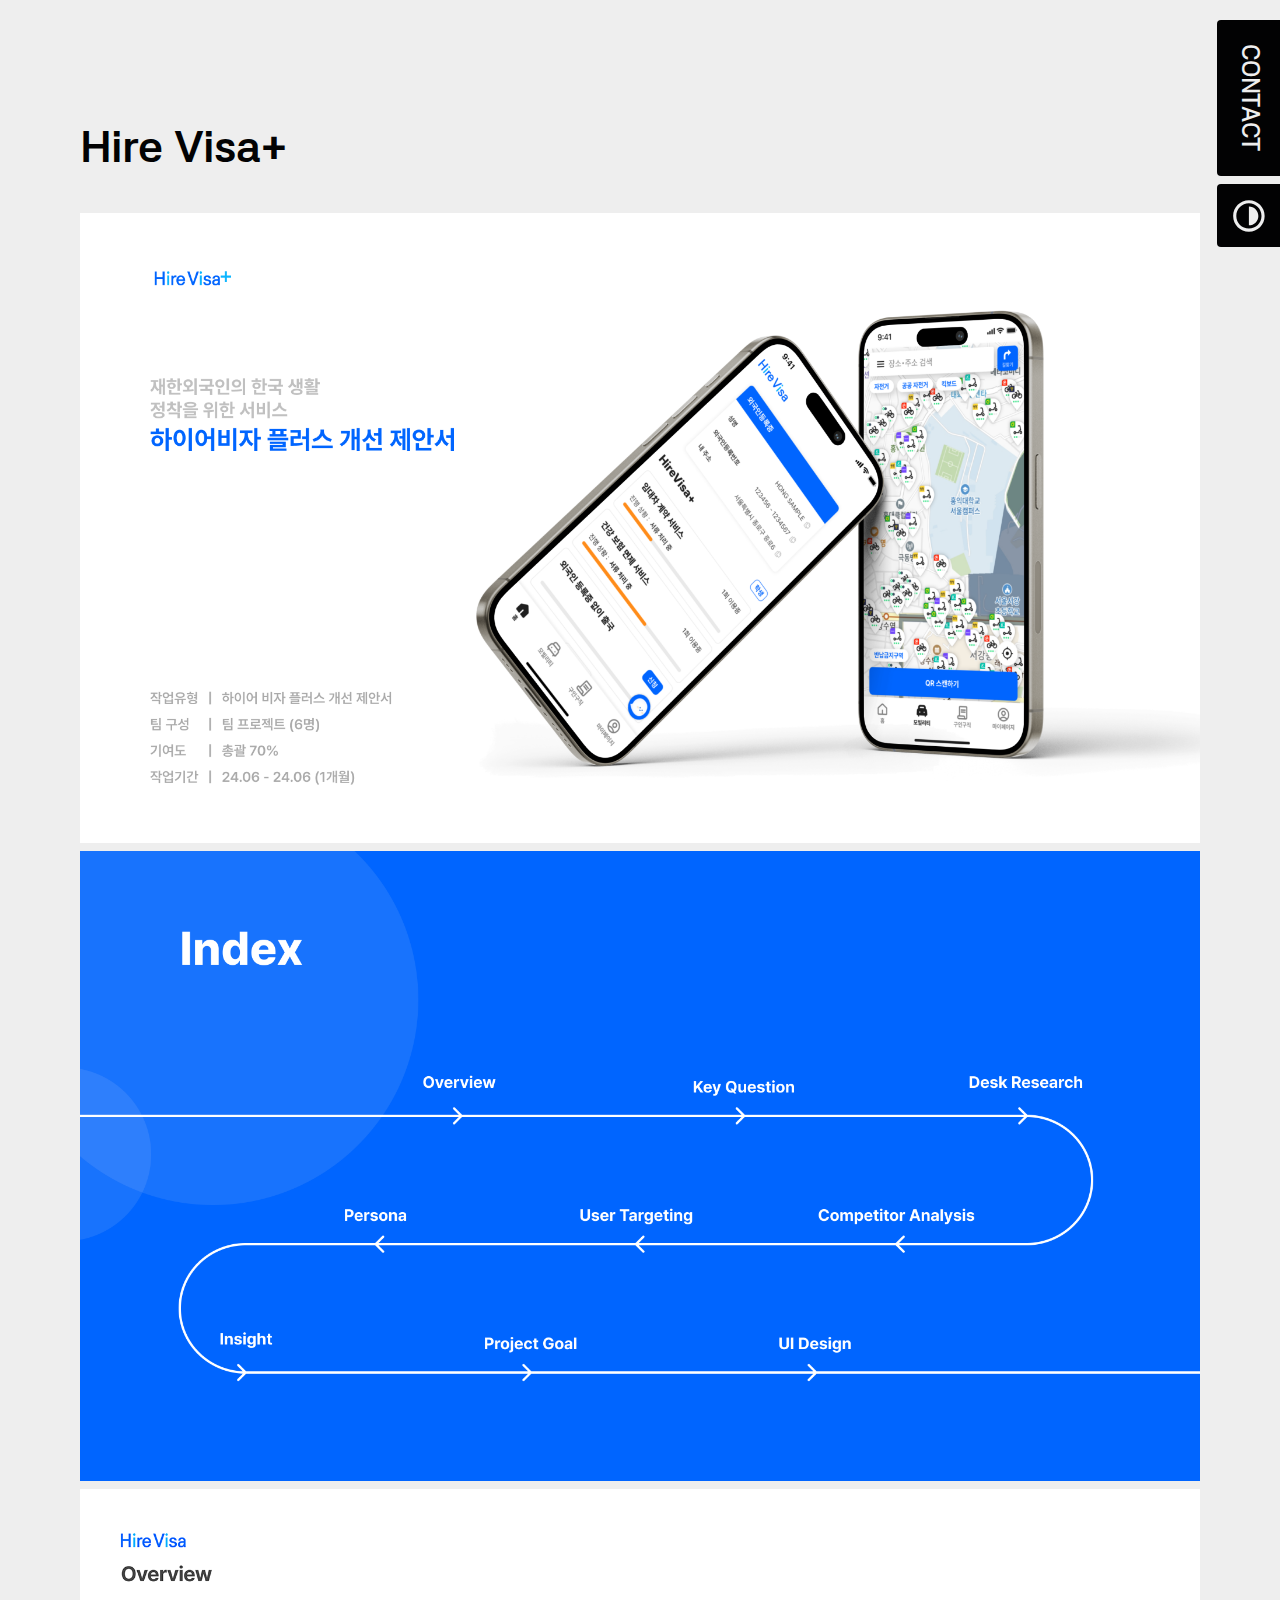
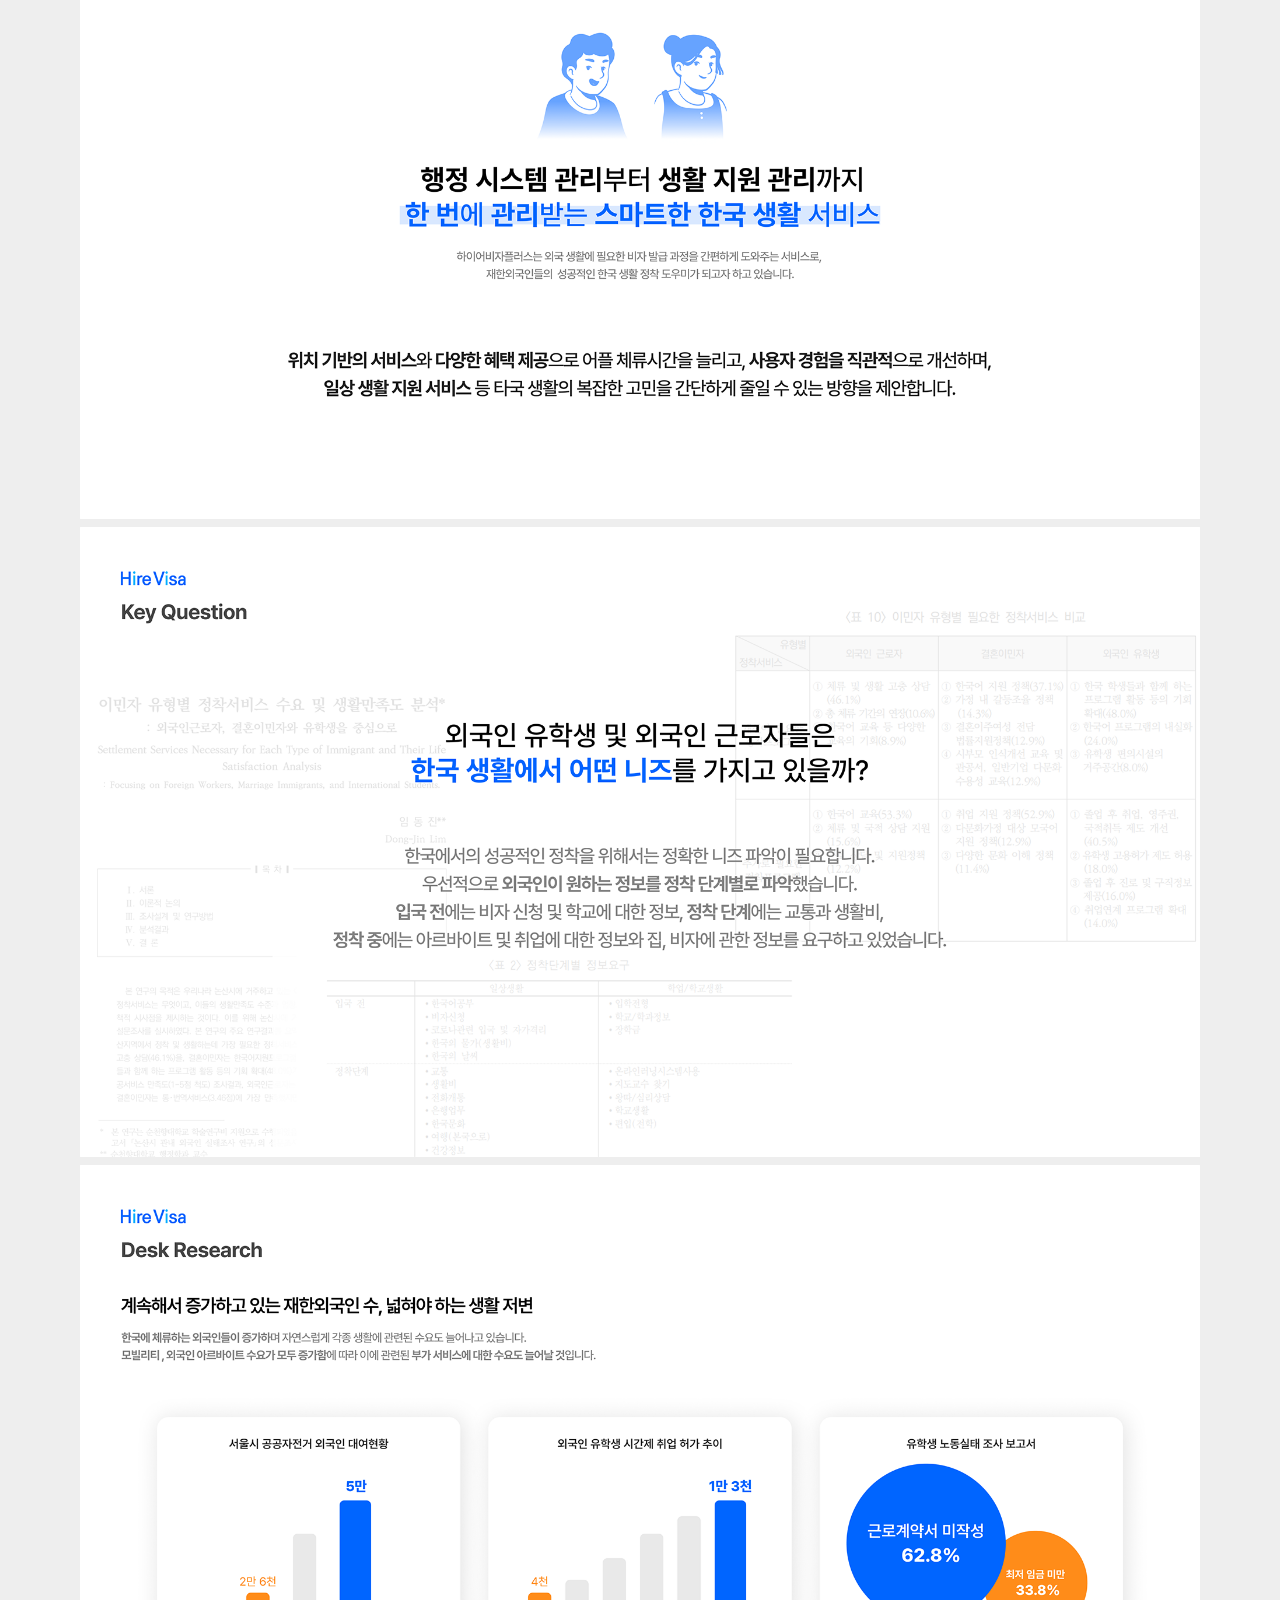
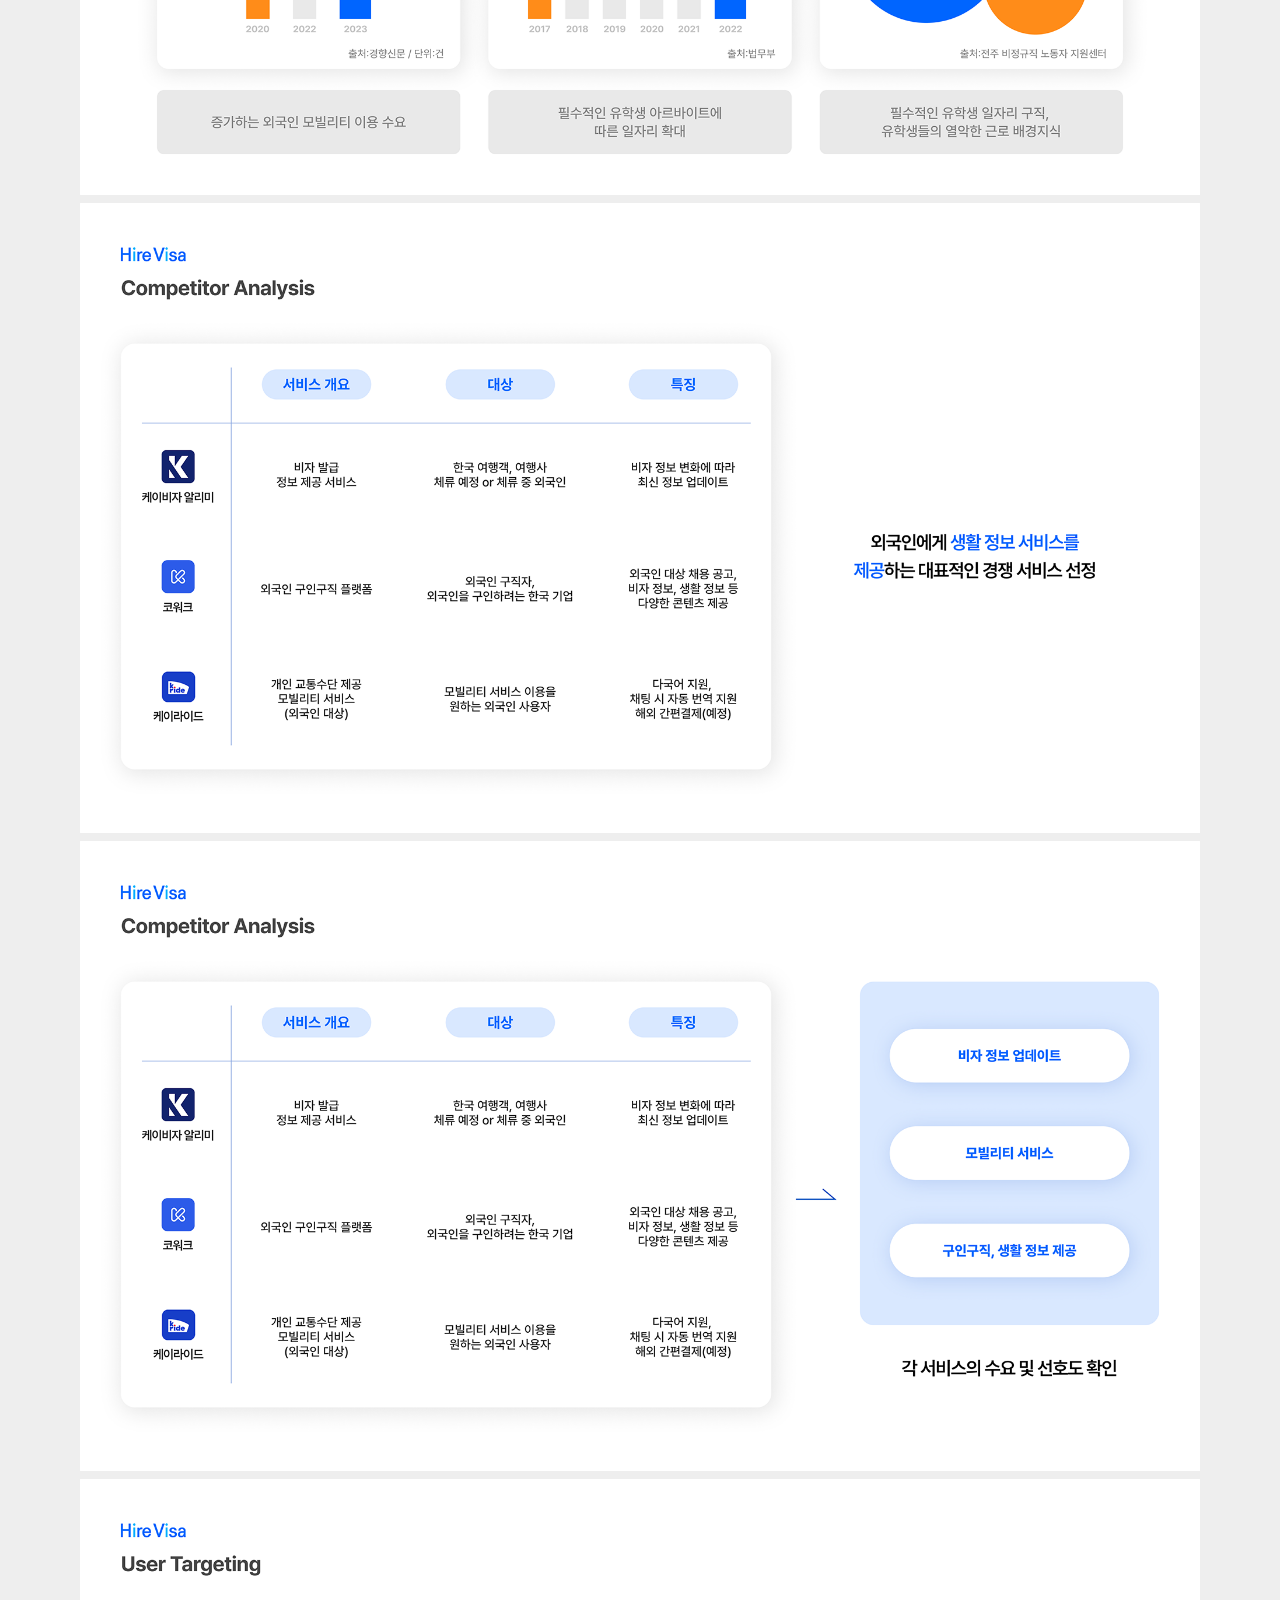
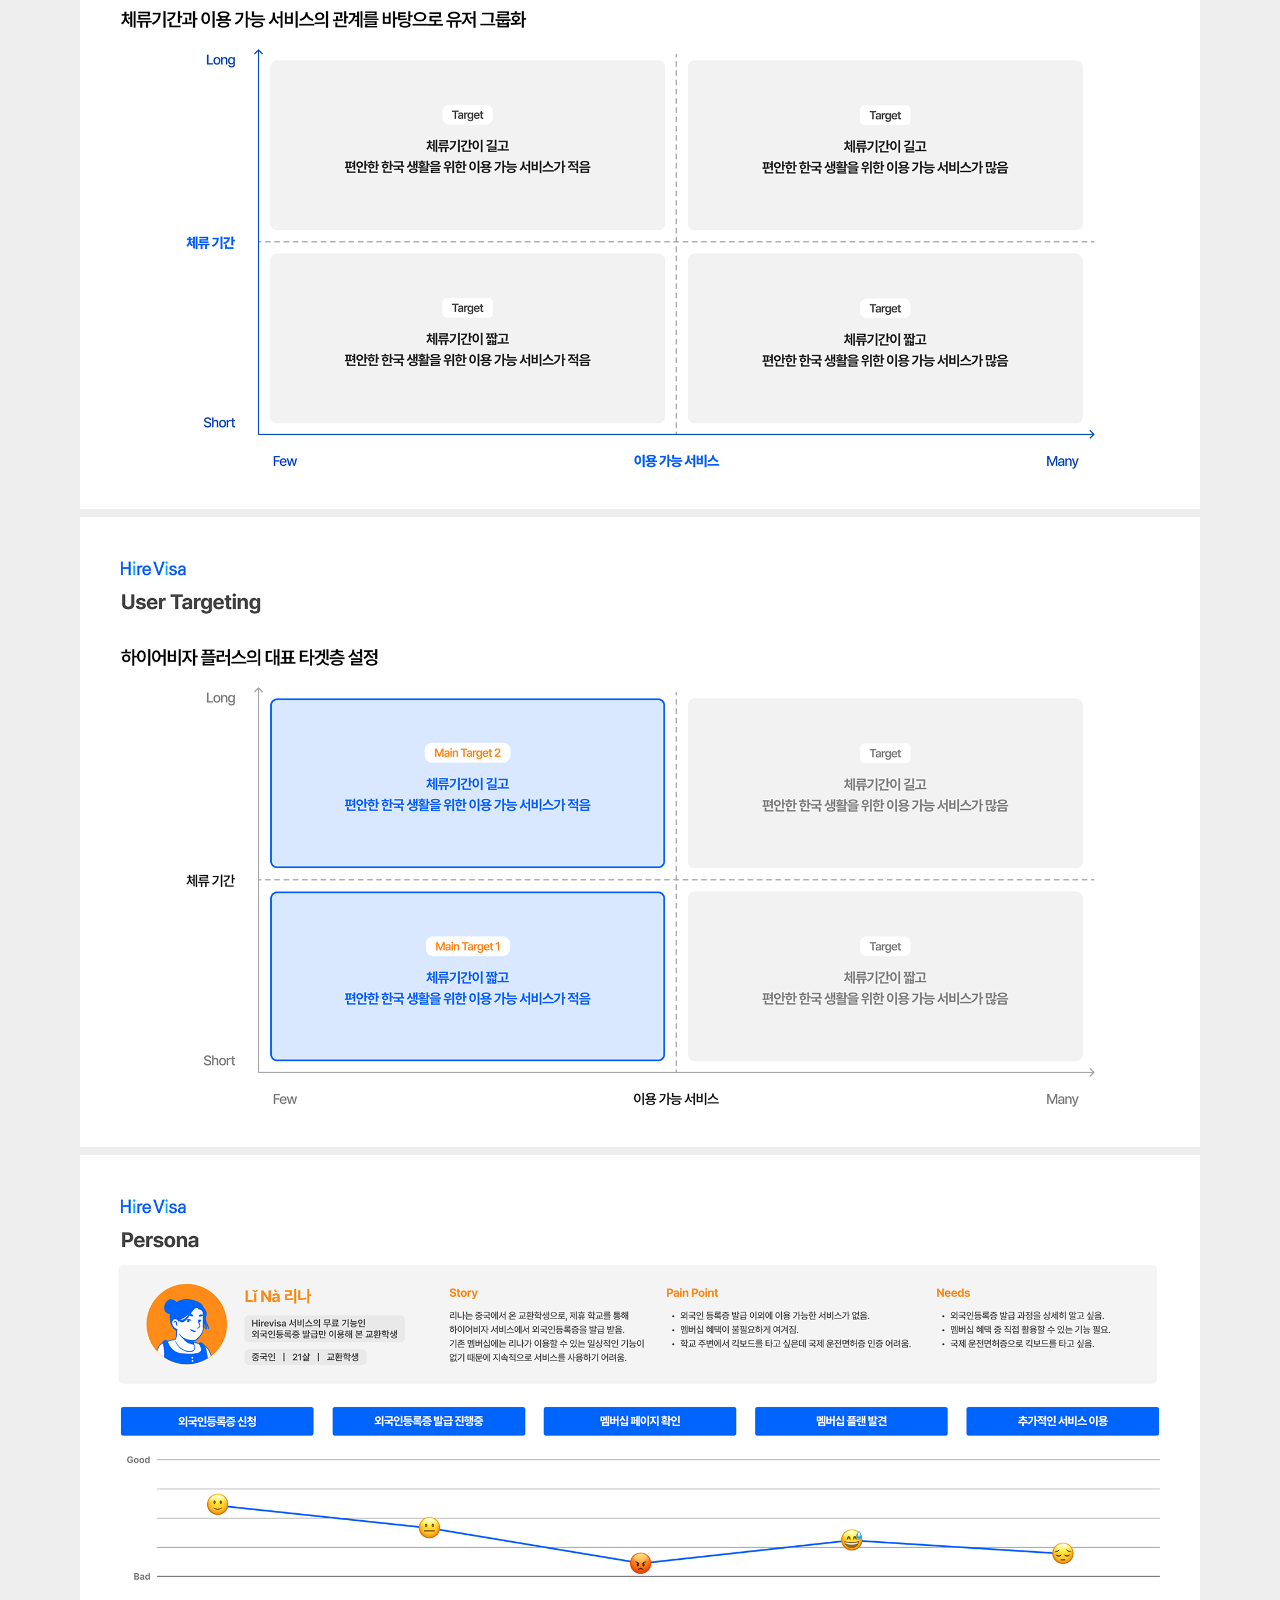
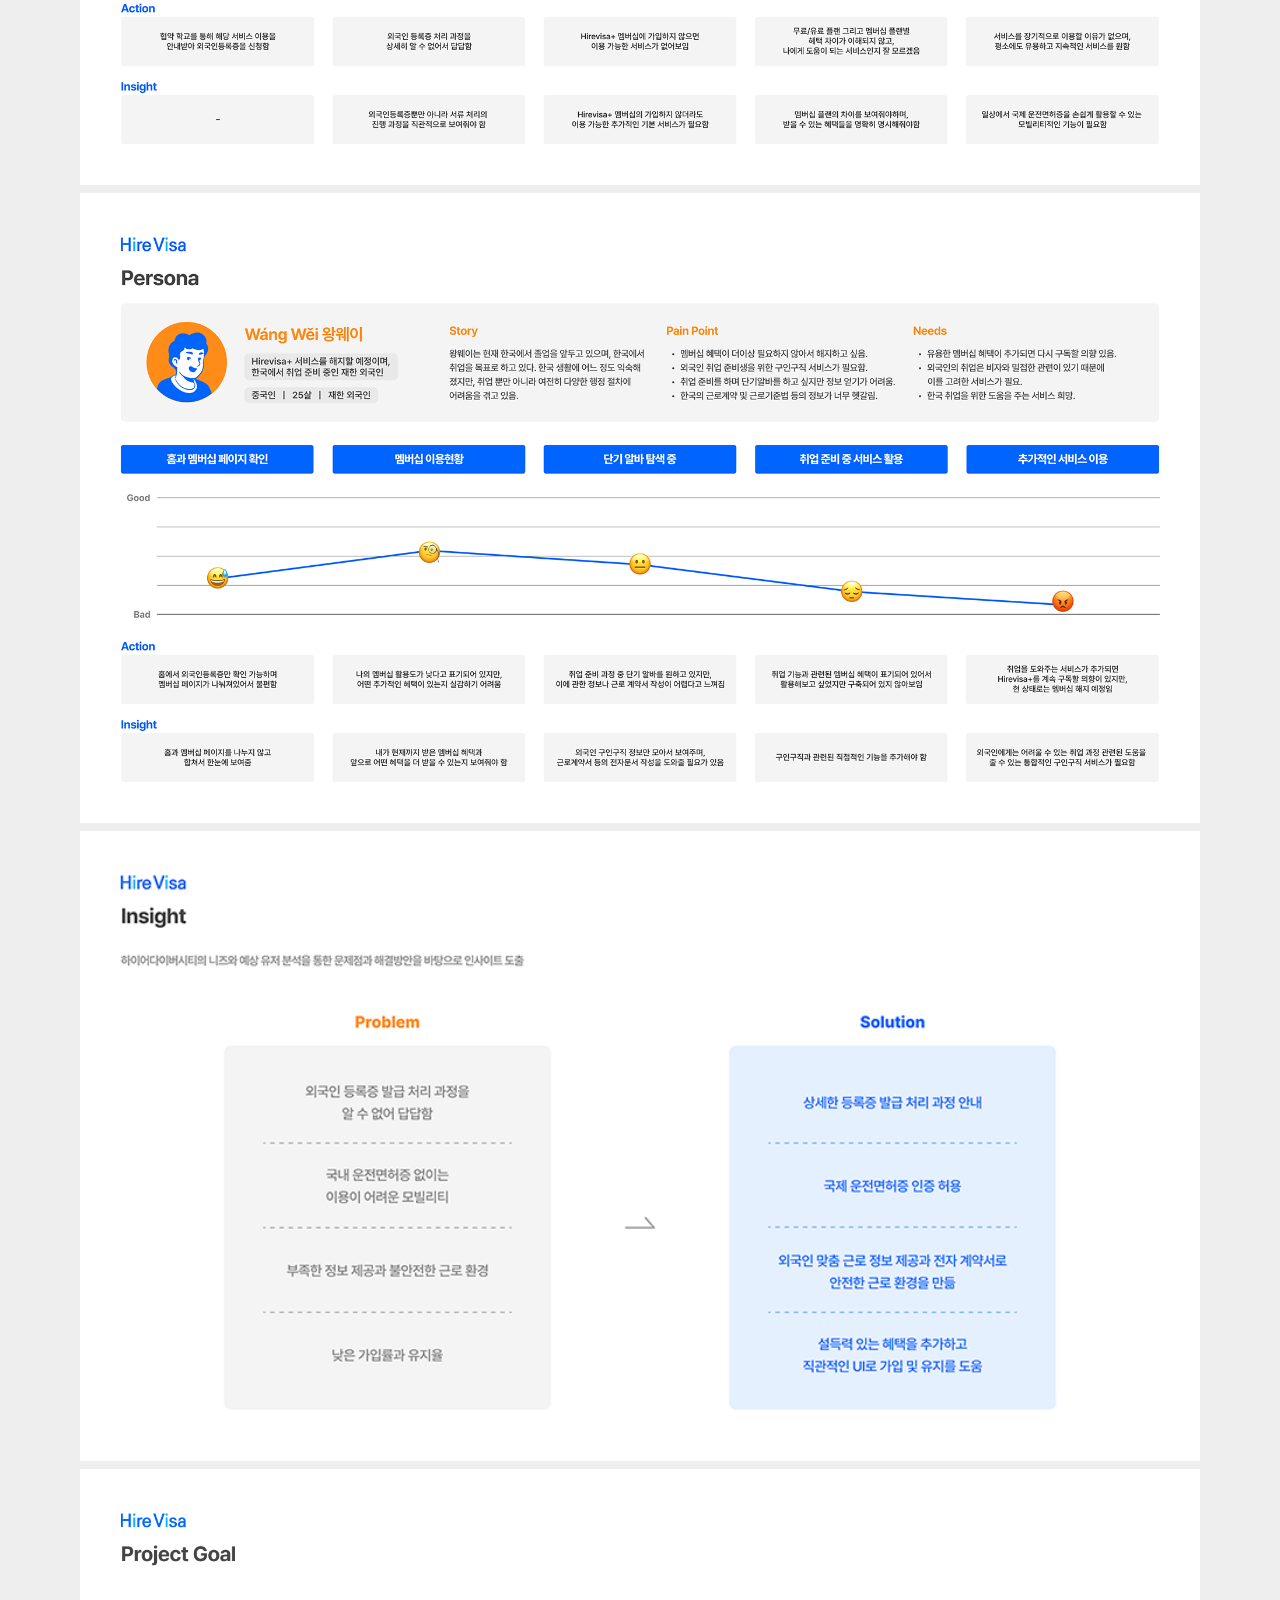
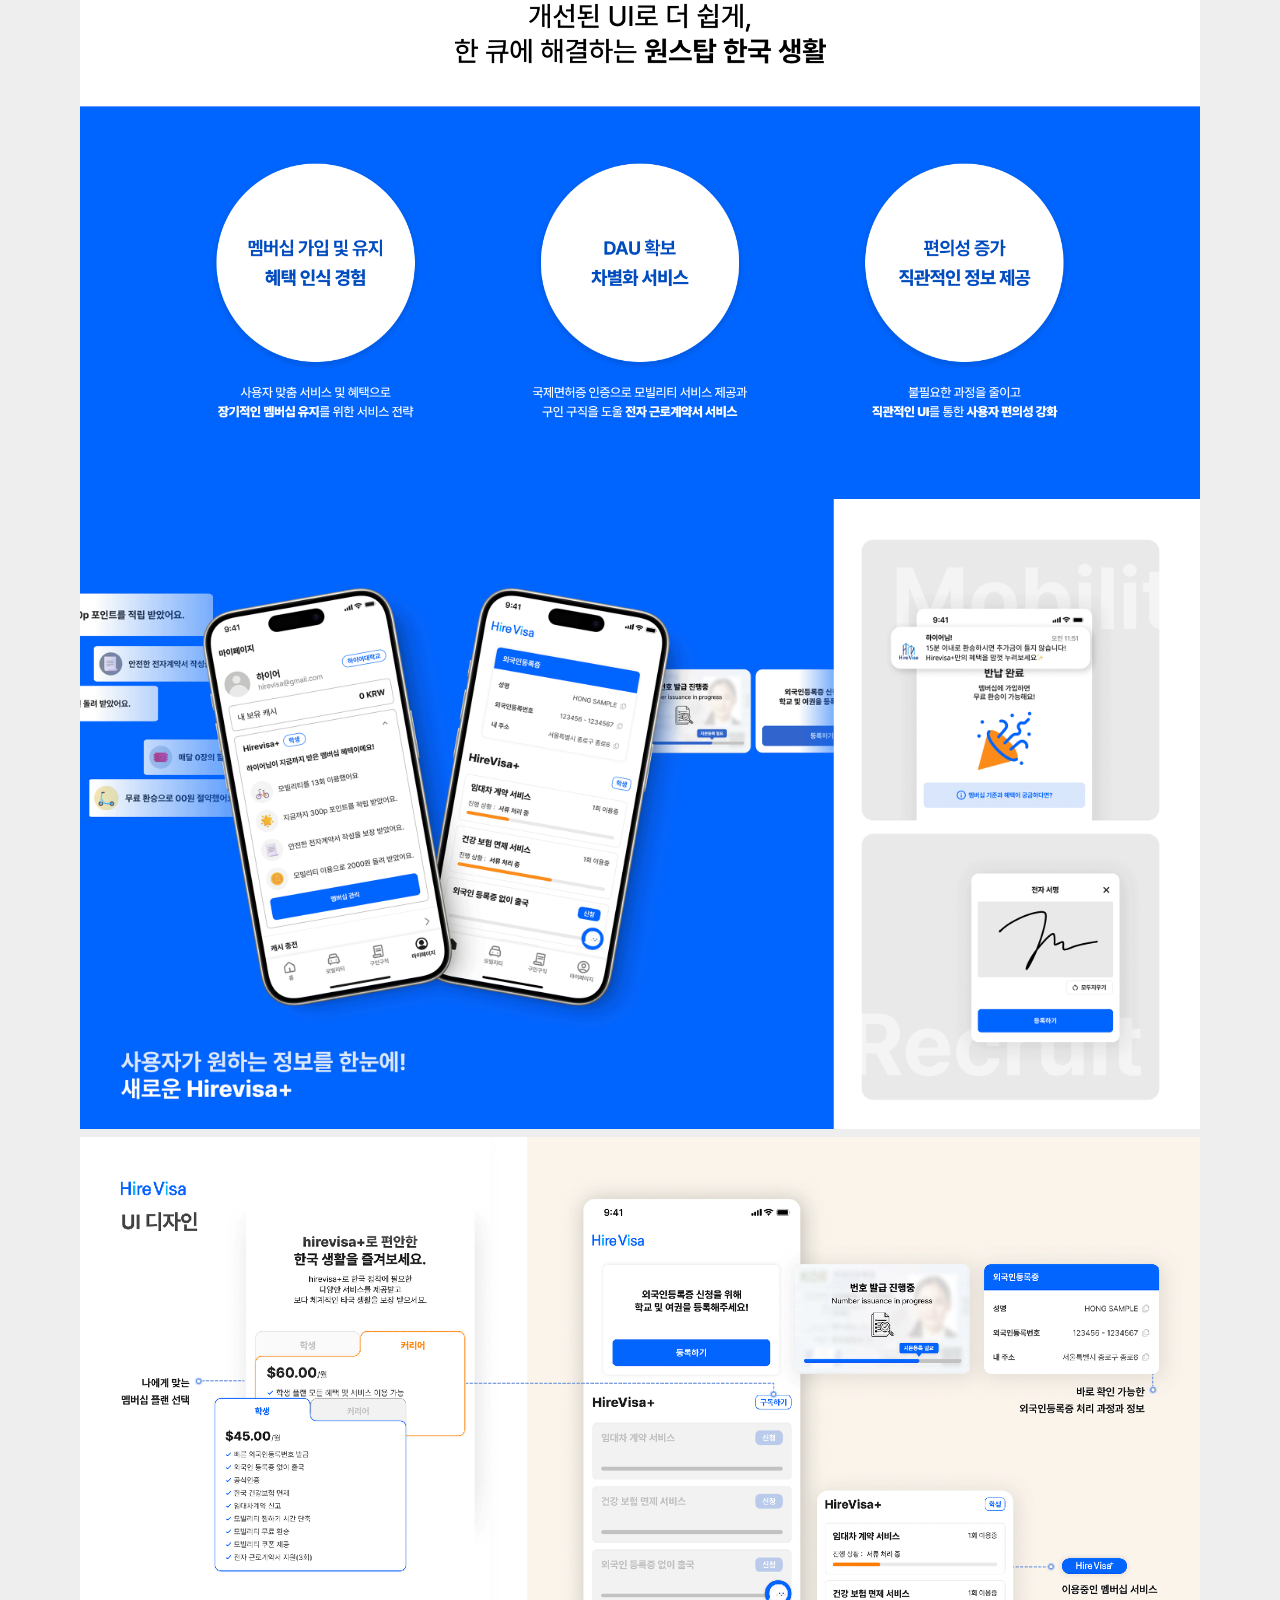
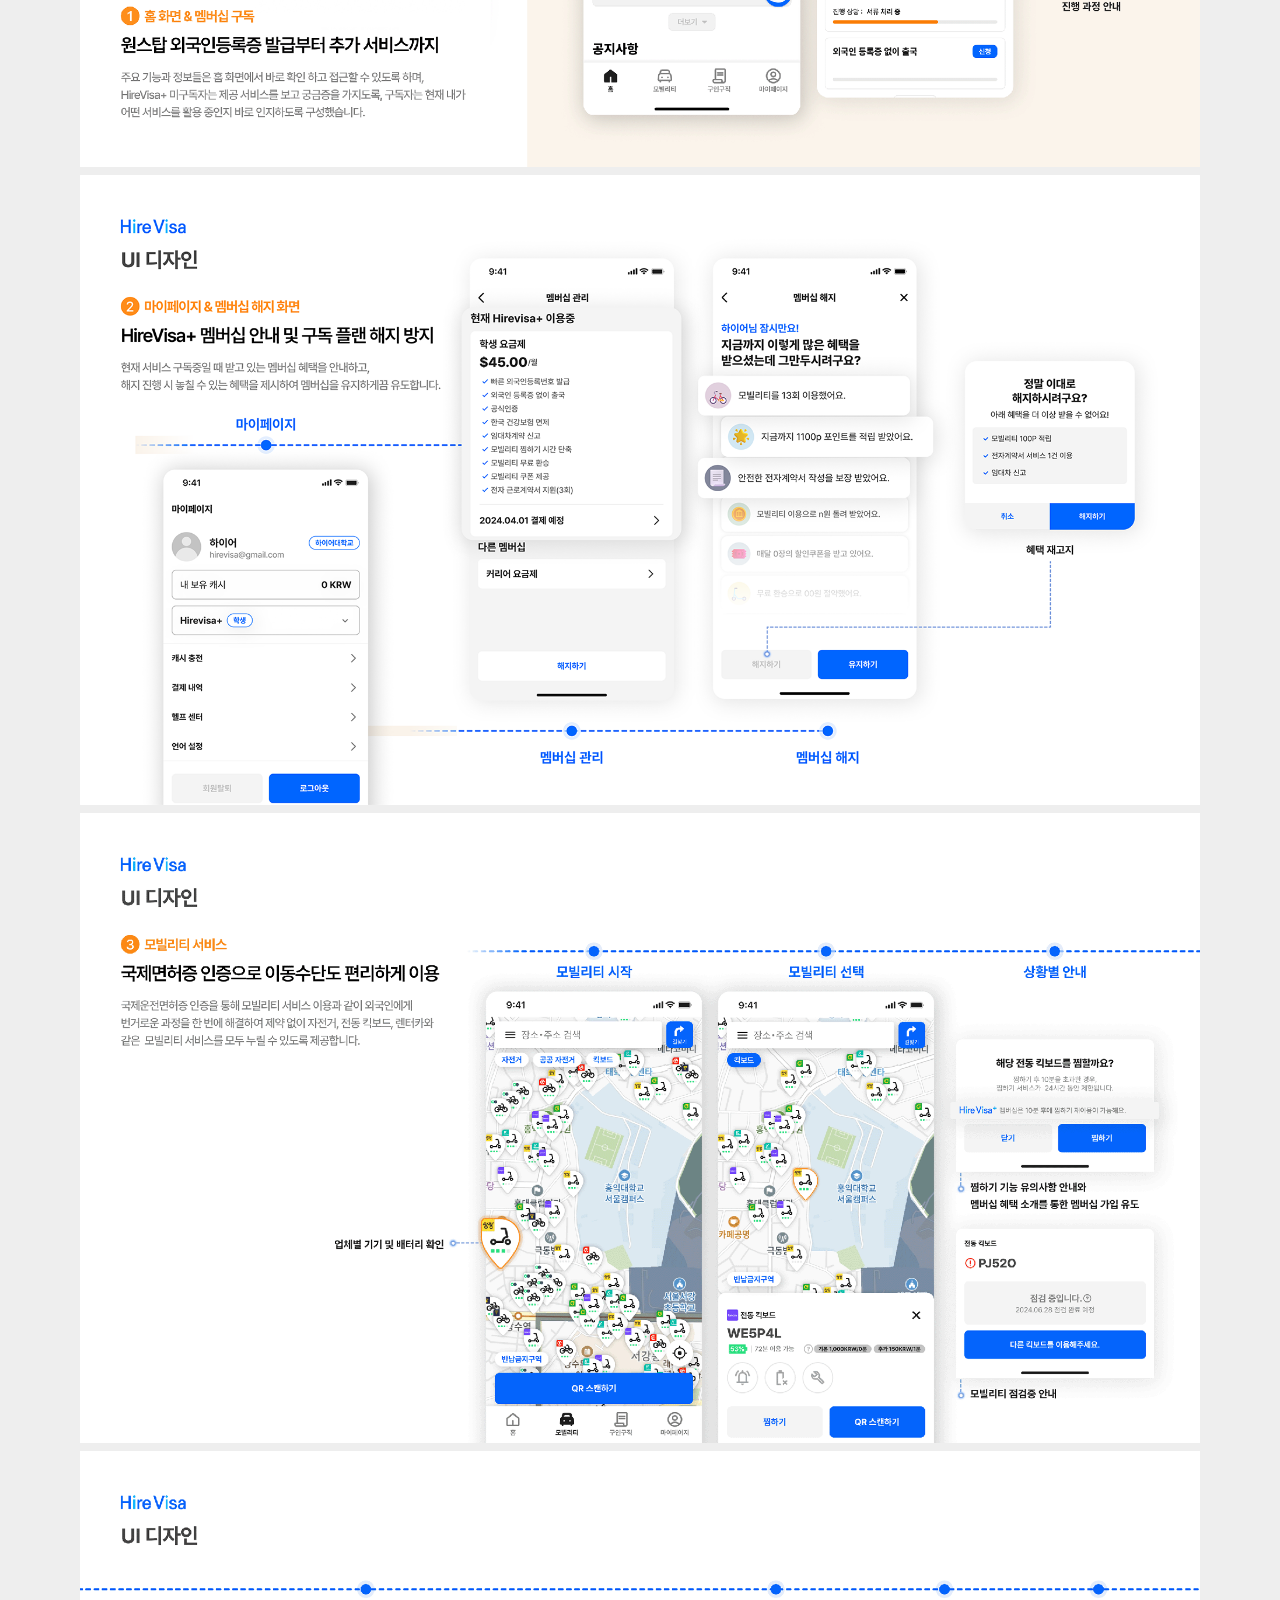
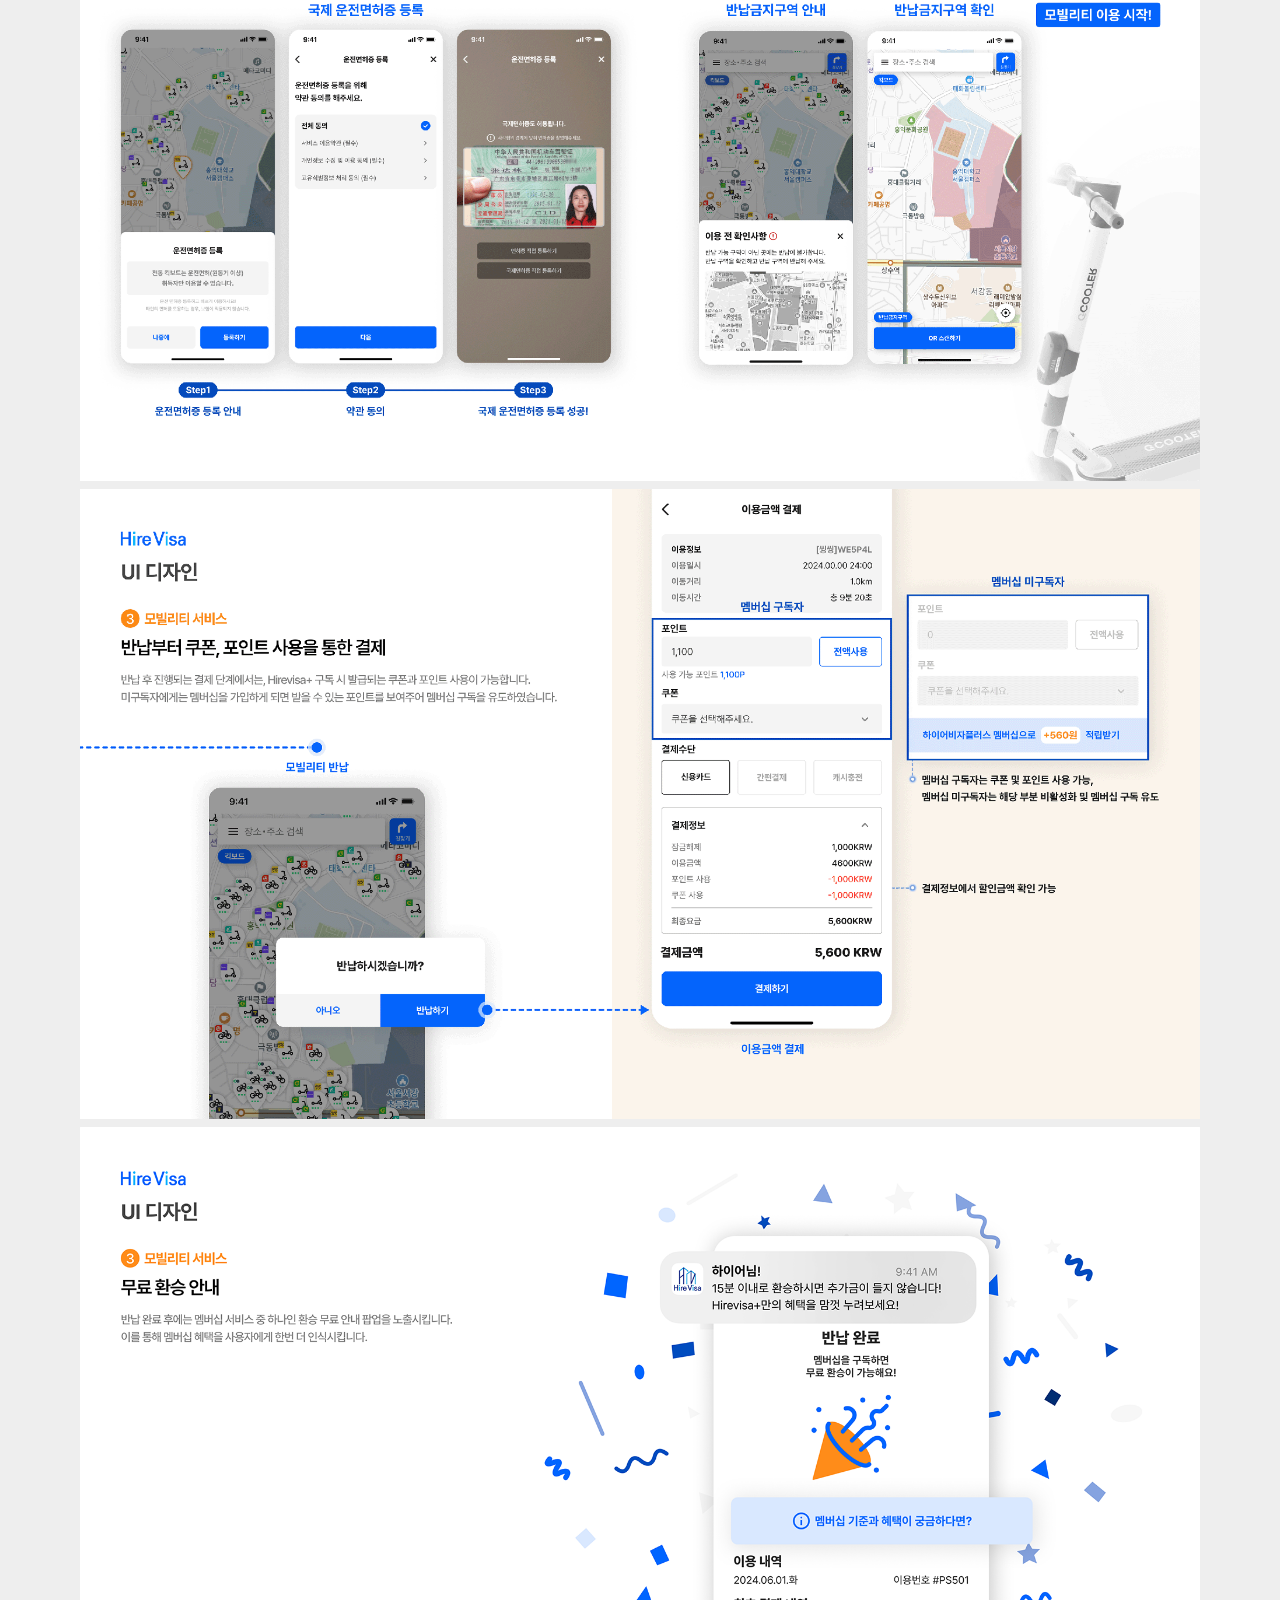
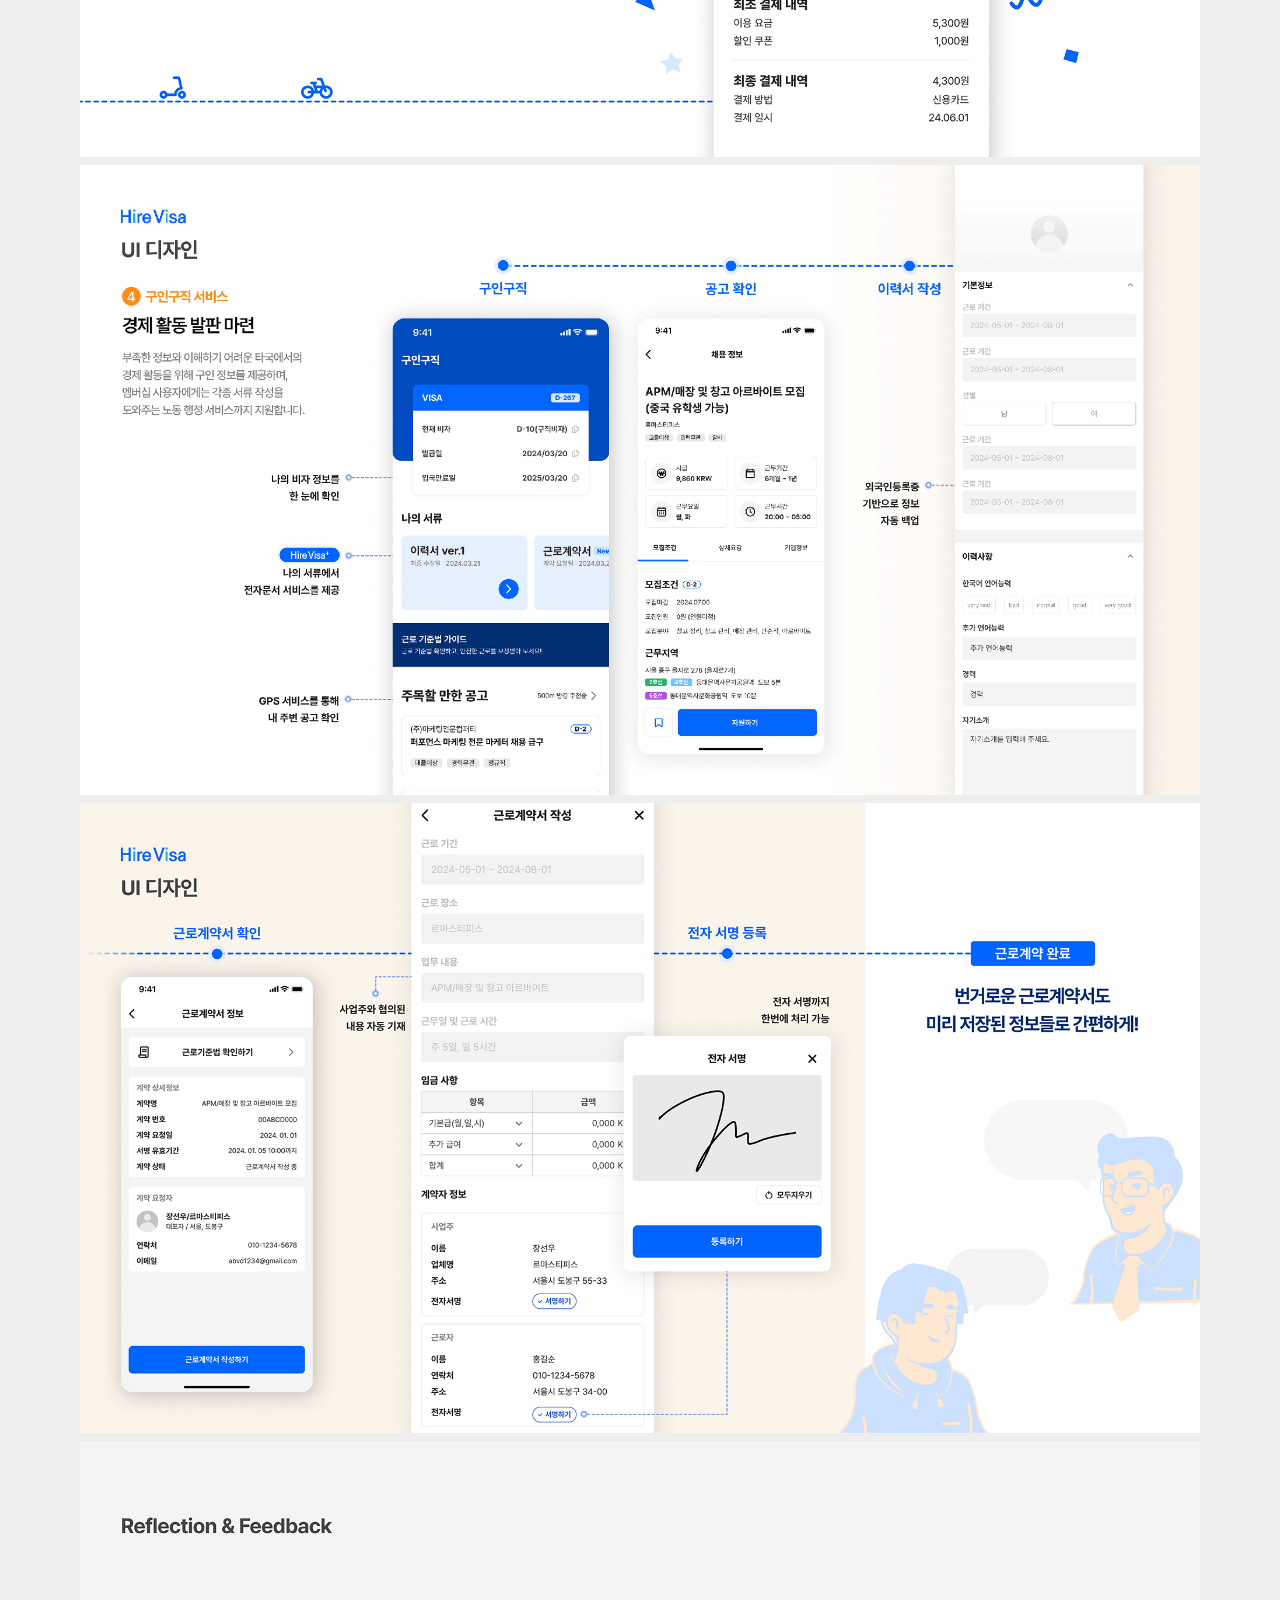
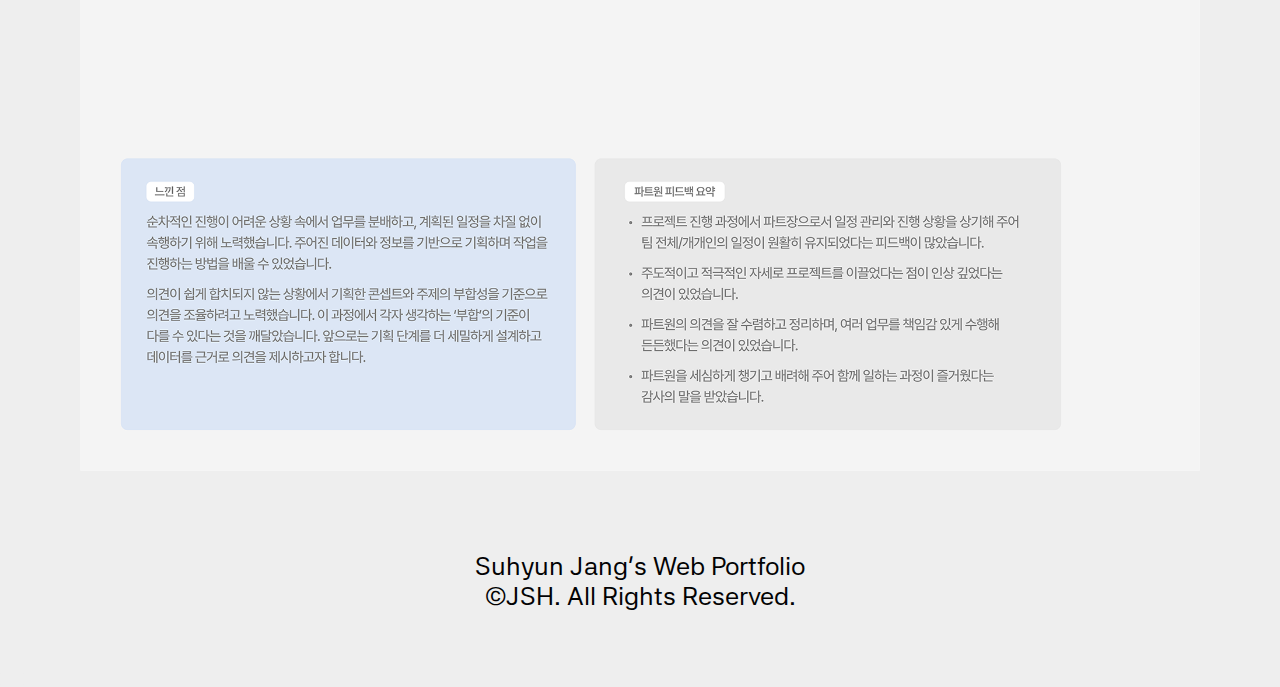
<file: p__hirevisa/hirevisaplus.html>
<!DOCTYPE html>
<html lang="ko">
  <head>
    <meta charset="UTF-8" />
    <meta
      name="viewport"
      content="width=device-width, initial-scale=1.0" />
    <title>Suhyun Jang</title>

    <link
      rel="stylesheet"
      href="./style/style.css" />
    <link
      rel="apple-touch-icon"
      sizes="180x180"
      href="../asset/favicon/apple-touch-icon.png" />
    <link
      rel="icon"
      type="image/png"
      sizes="32x32"
      href="../asset/favicon/favicon-32x32.png" />
    <link
      rel="icon"
      type="image/png"
      sizes="16x16"
      href="../asset/favicon/favicon-16x16.png" />
    <link
      rel="manifest"
      href="../asset/favicon/site.webmanifest" />
  </head>

  <body>
    <section>
      <h1>Hire Visa&#43;</h1>
      <div class="wrapper">
        <img src="./asset/0.png" alt="" />
        <hr />
        <img src="./asset/1.png" alt="" />
        <hr />
        <img src="./asset/2.png" alt="" />
        <hr />
        <img src="./asset/3.png" alt="" />
        <hr />
        <img src="./asset/4.png" alt="" />
        <hr />
        <img src="./asset/5.png" alt="" />
        <hr />
        <img src="./asset/6.png" alt="" />
        <hr />
        <img src="./asset/7.png" alt="" />
        <hr />
        <img src="./asset/8.png" alt="" />
        <hr />
        <img src="./asset/9.png" alt="" />
        <hr />
        <img src="./asset/10.png" alt="" />
        <hr />
        <img src="./asset/11.png" alt="" />
        <hr />
        <img src="./asset/12.png" alt="" />
        <img src="./asset/13.png" alt="" />
        <hr />
        <img src="./asset/14.png" alt="" />
        <hr />
        <!--  -->
        <img src="./asset/16.png" alt="" />
        <hr />
        <img src="./asset/17.png" alt="" />
        <hr />
        <!--  -->
        <img src="./asset/19.png" alt="" />
        <hr />
        <!--  -->
        <img src="./asset/21.png" alt="" />
        <hr />
        <img src="./asset/22.png" alt="" />
        <hr />
        <!--  -->
        <img src="./asset/24.png" alt="" />
        <hr />
        <img src="./asset/25.png" alt="" />
        <hr />
        <img src="./asset/26.png" alt="" />
        <!--  -->
        <!-- <hr /> -->
      </div>
      <p>
        Suhyun Jang's Web Portfolio
        <br />
        &copy;JSH. All Rights Reserved.
      </p>
    </section>

    <div class="btn__1">
      <div class="sideBtn">
        <div
          class="sideBtn__top"
          id="sideBtn__top"
          onclick="toggleNav()"
          role="button"
          tabindex="0"
          aria-label="Toggle contact panel"
          aria-expanded="false"
          aria-controls="contact-panel">
          CONTACT
        </div>
        <button
          id="sideBtn__mid"
          class="sideBtn__mid"
          aria-label="Toggle theme">
          <svg
            xmlns="http://www.w3.org/2000/svg"
            viewBox="0 0 24 24">
            <path
              d="M12 21.9967C6.47715 21.9967 2 17.5196 2 11.9967C2 6.47386 6.47715 1.9967 12 1.9967C17.5228 1.9967 22 6.47386 22 11.9967C22 17.5196 17.5228 21.9967 12 21.9967ZM12 19.9967C16.4183 19.9967 20 16.415 20 11.9967C20 7.57843 16.4183 3.9967 12 3.9967C7.58172 3.9967 4 7.57843 4 11.9967C4 16.415 7.58172 19.9967 12 19.9967ZM12 17.9967V5.9967C15.3137 5.9967 18 8.683 18 11.9967C18 15.3104 15.3137 17.9967 12 17.9967Z" />
          </svg>
        </button>
      </div>
      <div
        id="contact-panel"
        class="sideBtn__top__container"
        aria-label="Contact via email or phone">
        <div
          class="sideBtn__top__container__info">
          <p class="d-arrow" aria-hidden="true">
            &darr; &darr; &darr;
          </p>
          <p>Email</p>
          <button
            class="copy"
            aria-label="Copy email address">
            tngusgjqm@gmail.com
          </button>
        </div>
        <div
          class="sideBtn__top__container__info"
          aria-label="Phone number">
          <p class="d-arrow" aria-hidden="true">
            &darr; &darr;
          </p>
          <p>Tel.</p>
          <button
            class="copy"
            aria-label="Copy phone number">
            &#43;82 1033588068
          </button>
        </div>
        <div
          class="sideBtn__top__container__btm"
          aria-hidden="true">
          <p>SUHYUN JANG</p>
          <img
            class="theme-img"
            src="../asset/ae-red.png"
            alt="" />
        </div>
      </div>
    </div>
    <div
      id="c__toast"
      class="c__toast"
      role="status"
      aria-live="polite"></div>
  </body>
  <script src="../p-script.js"></script>
</html>
</file>
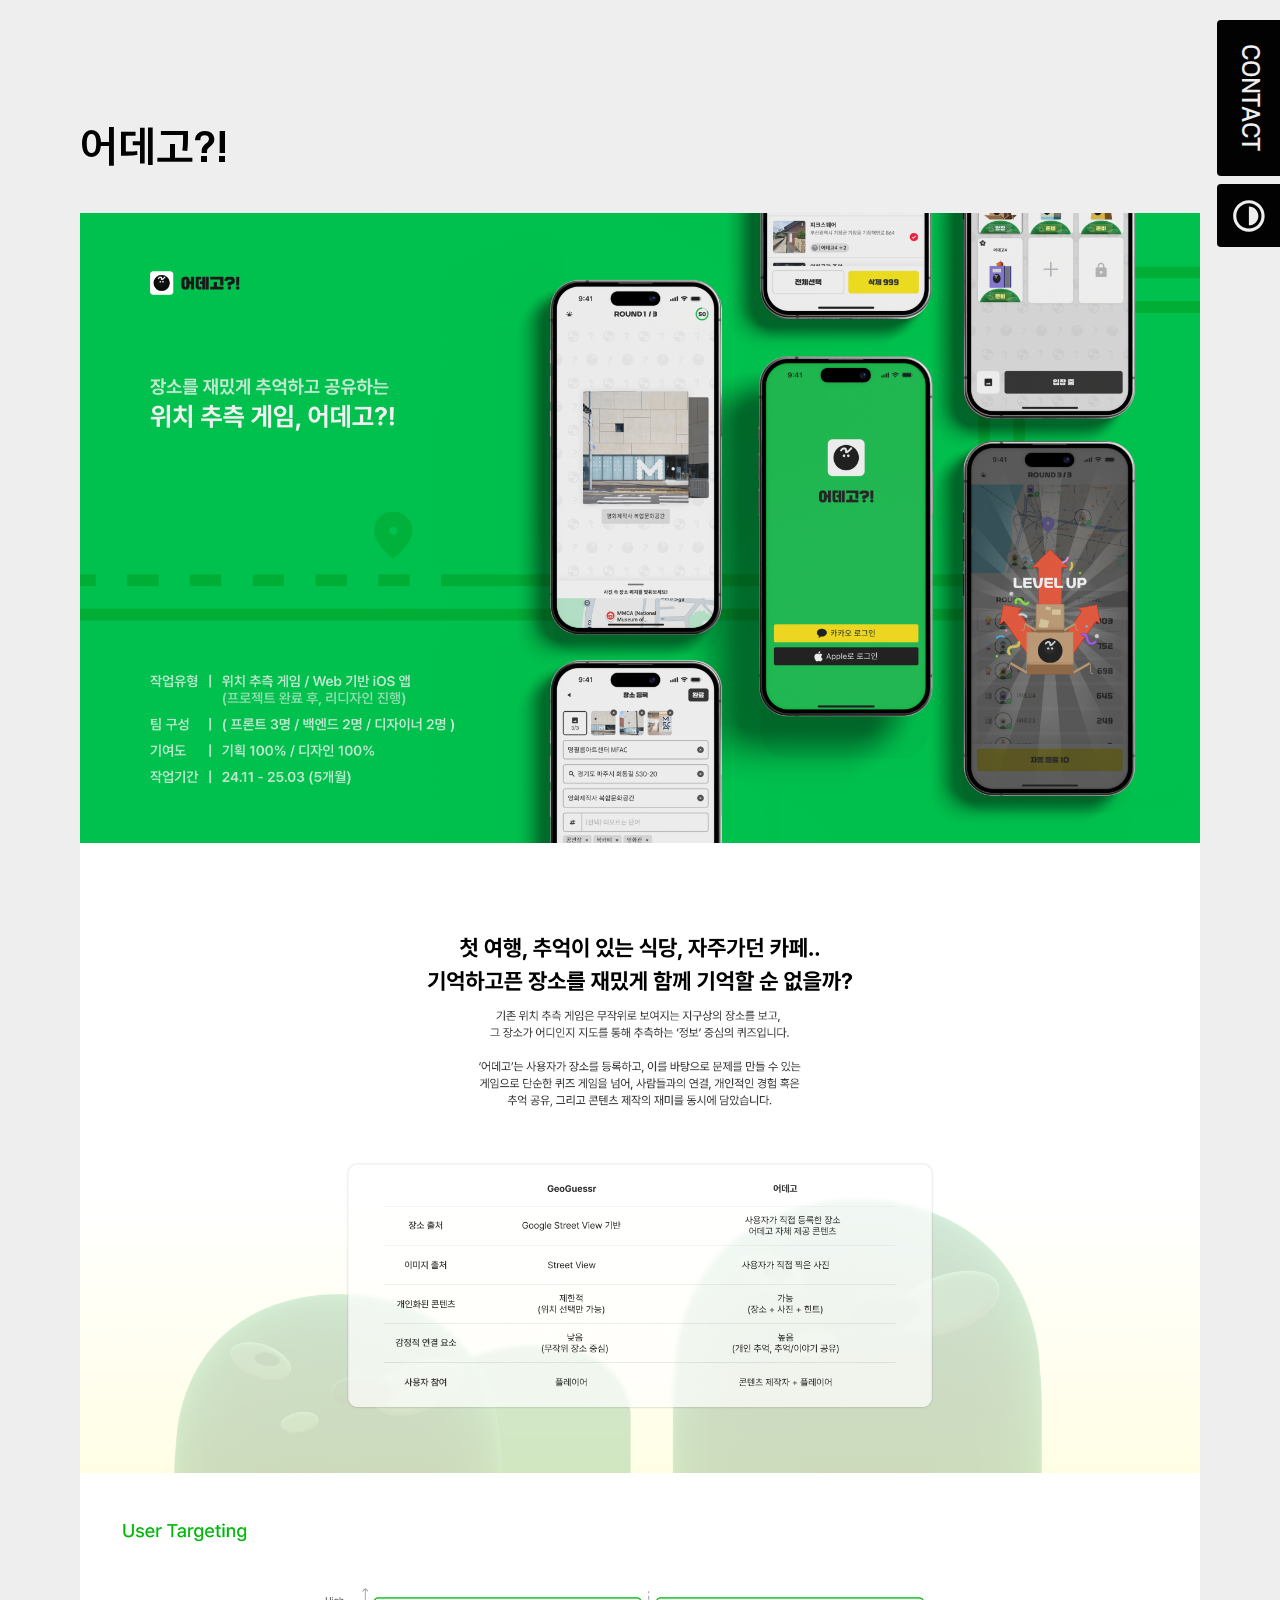
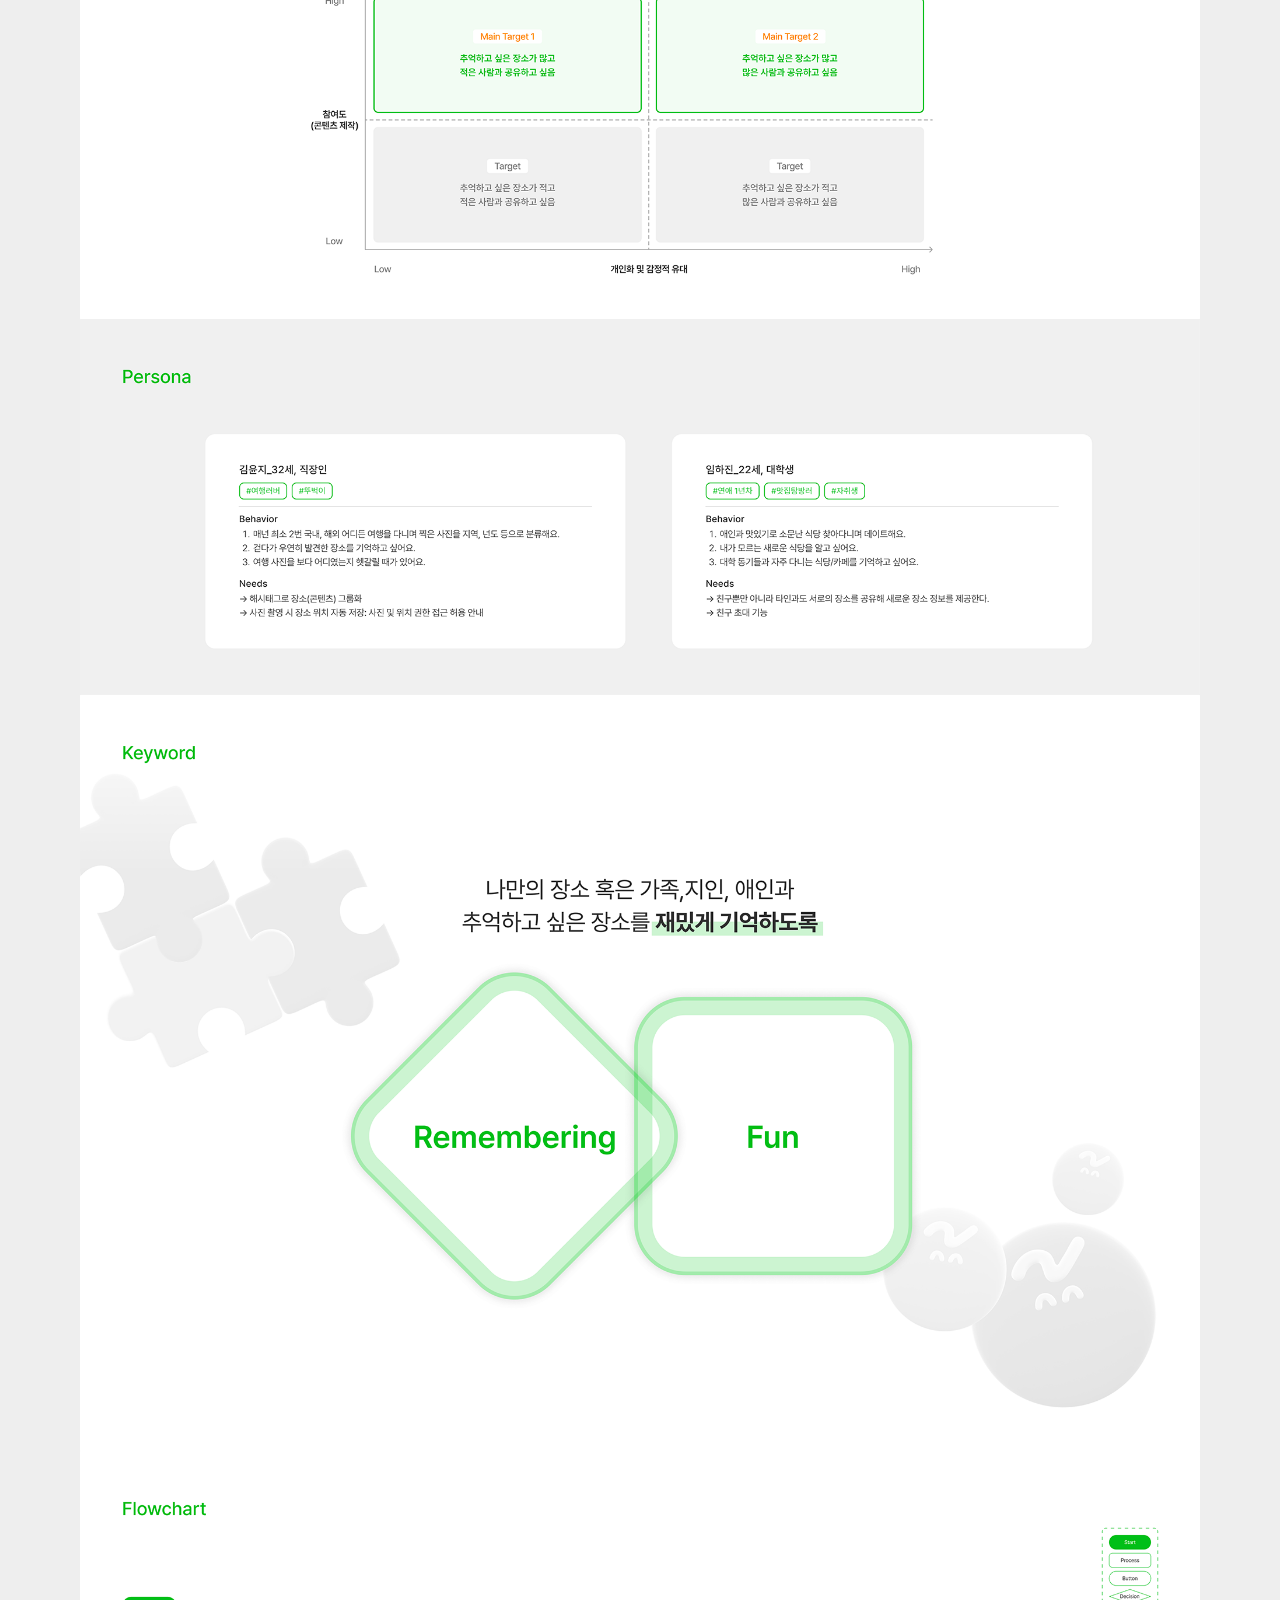
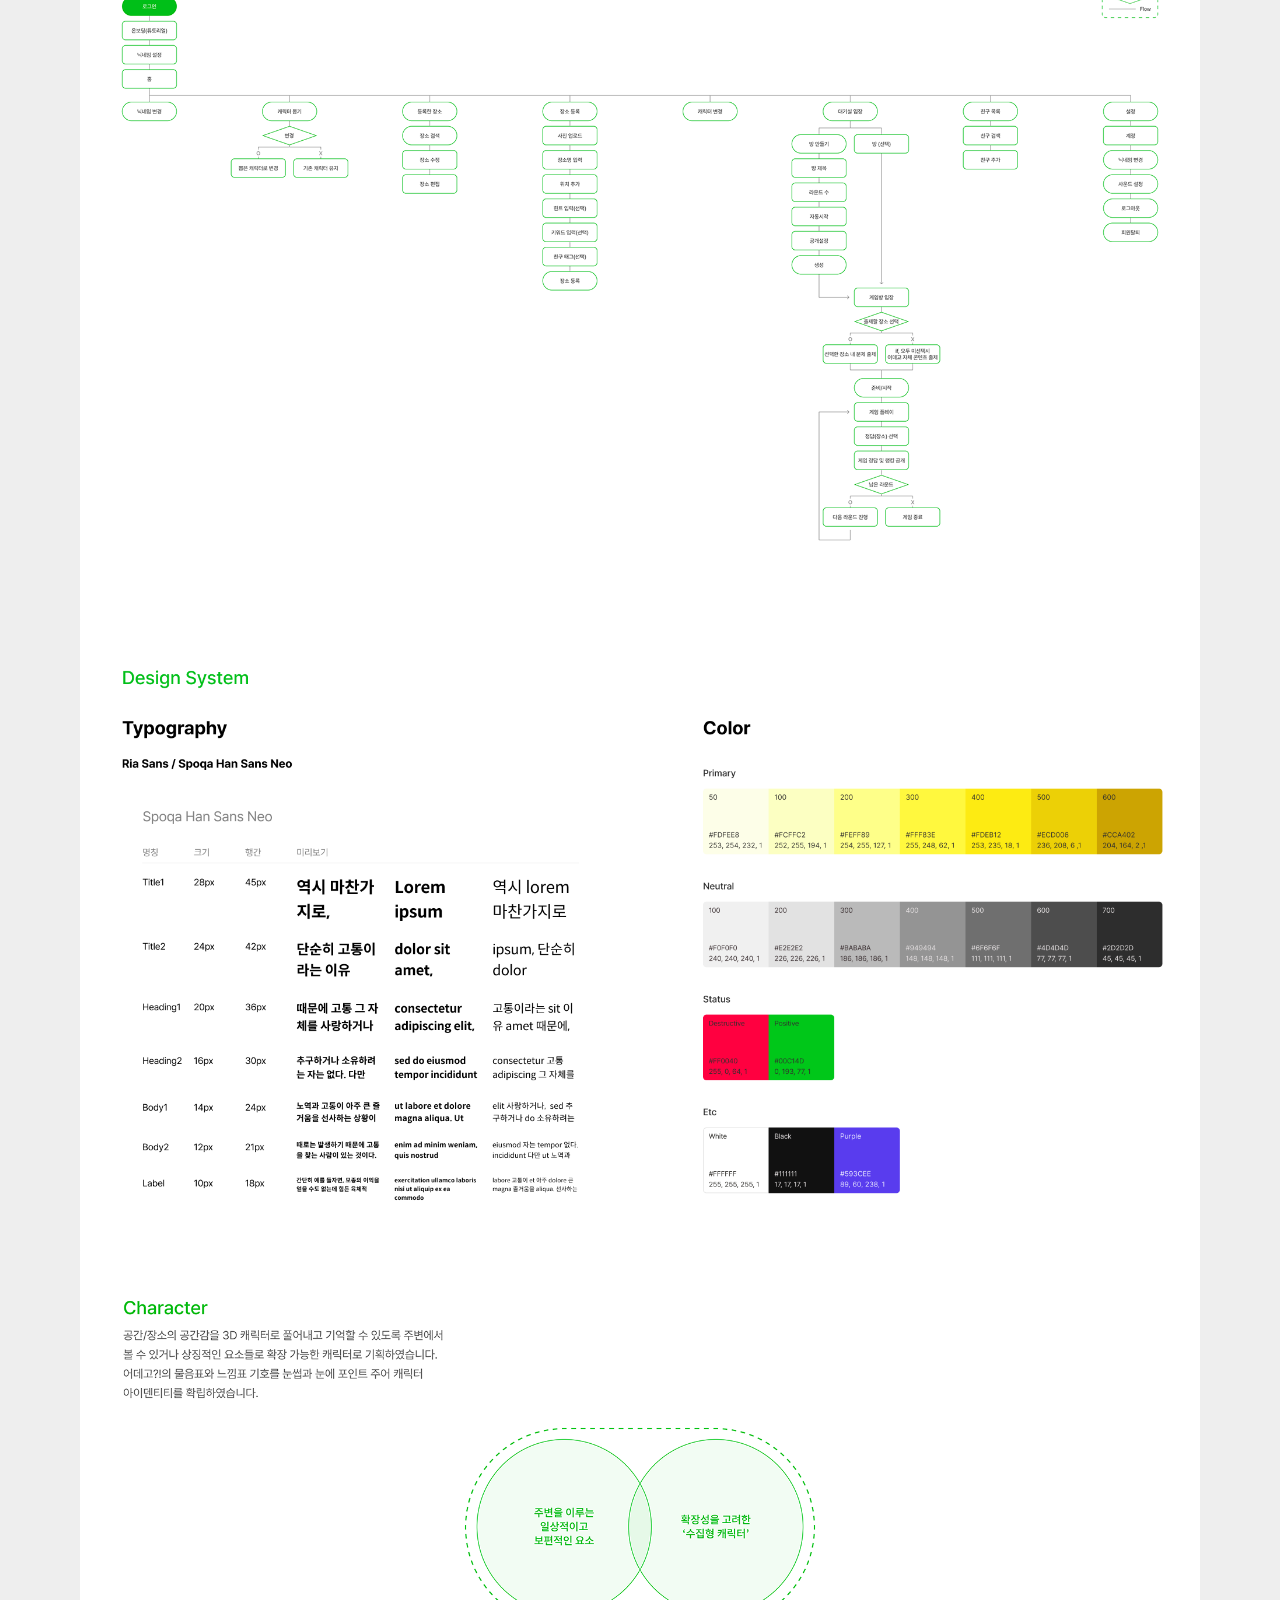
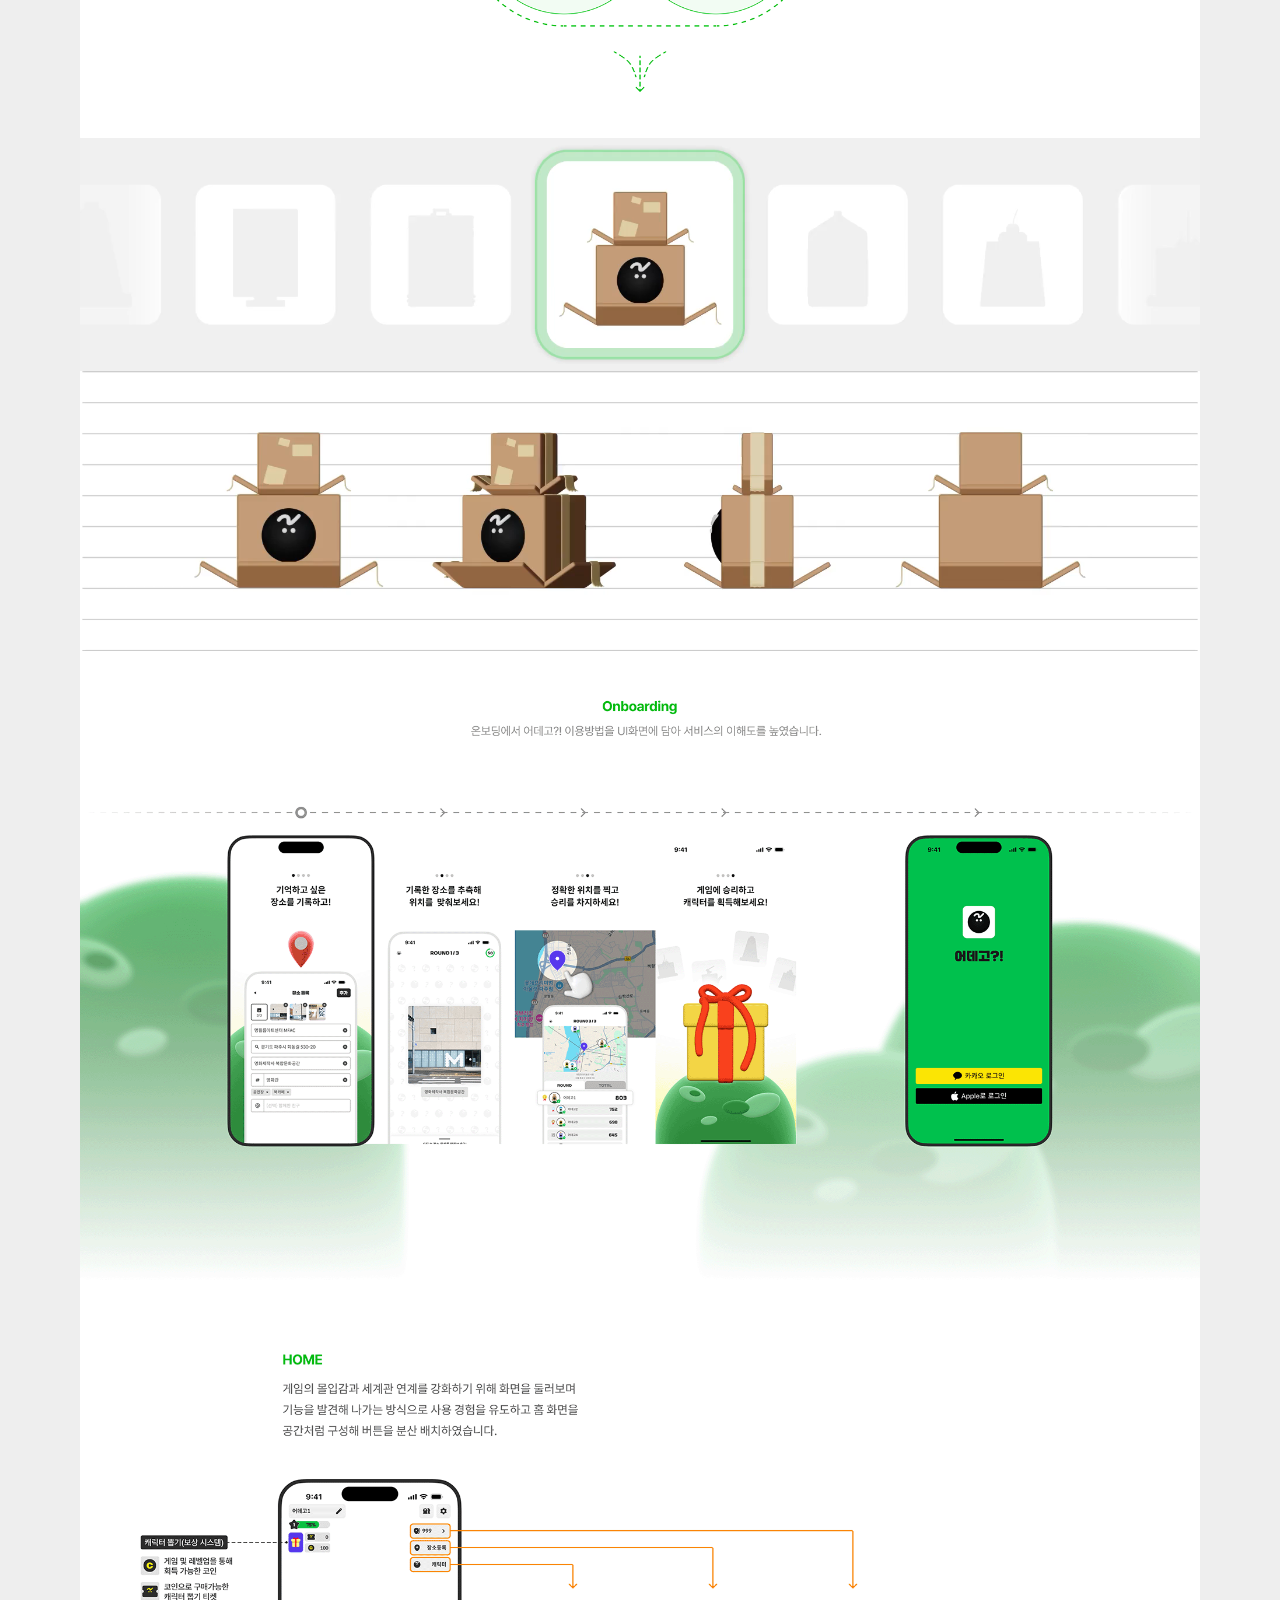
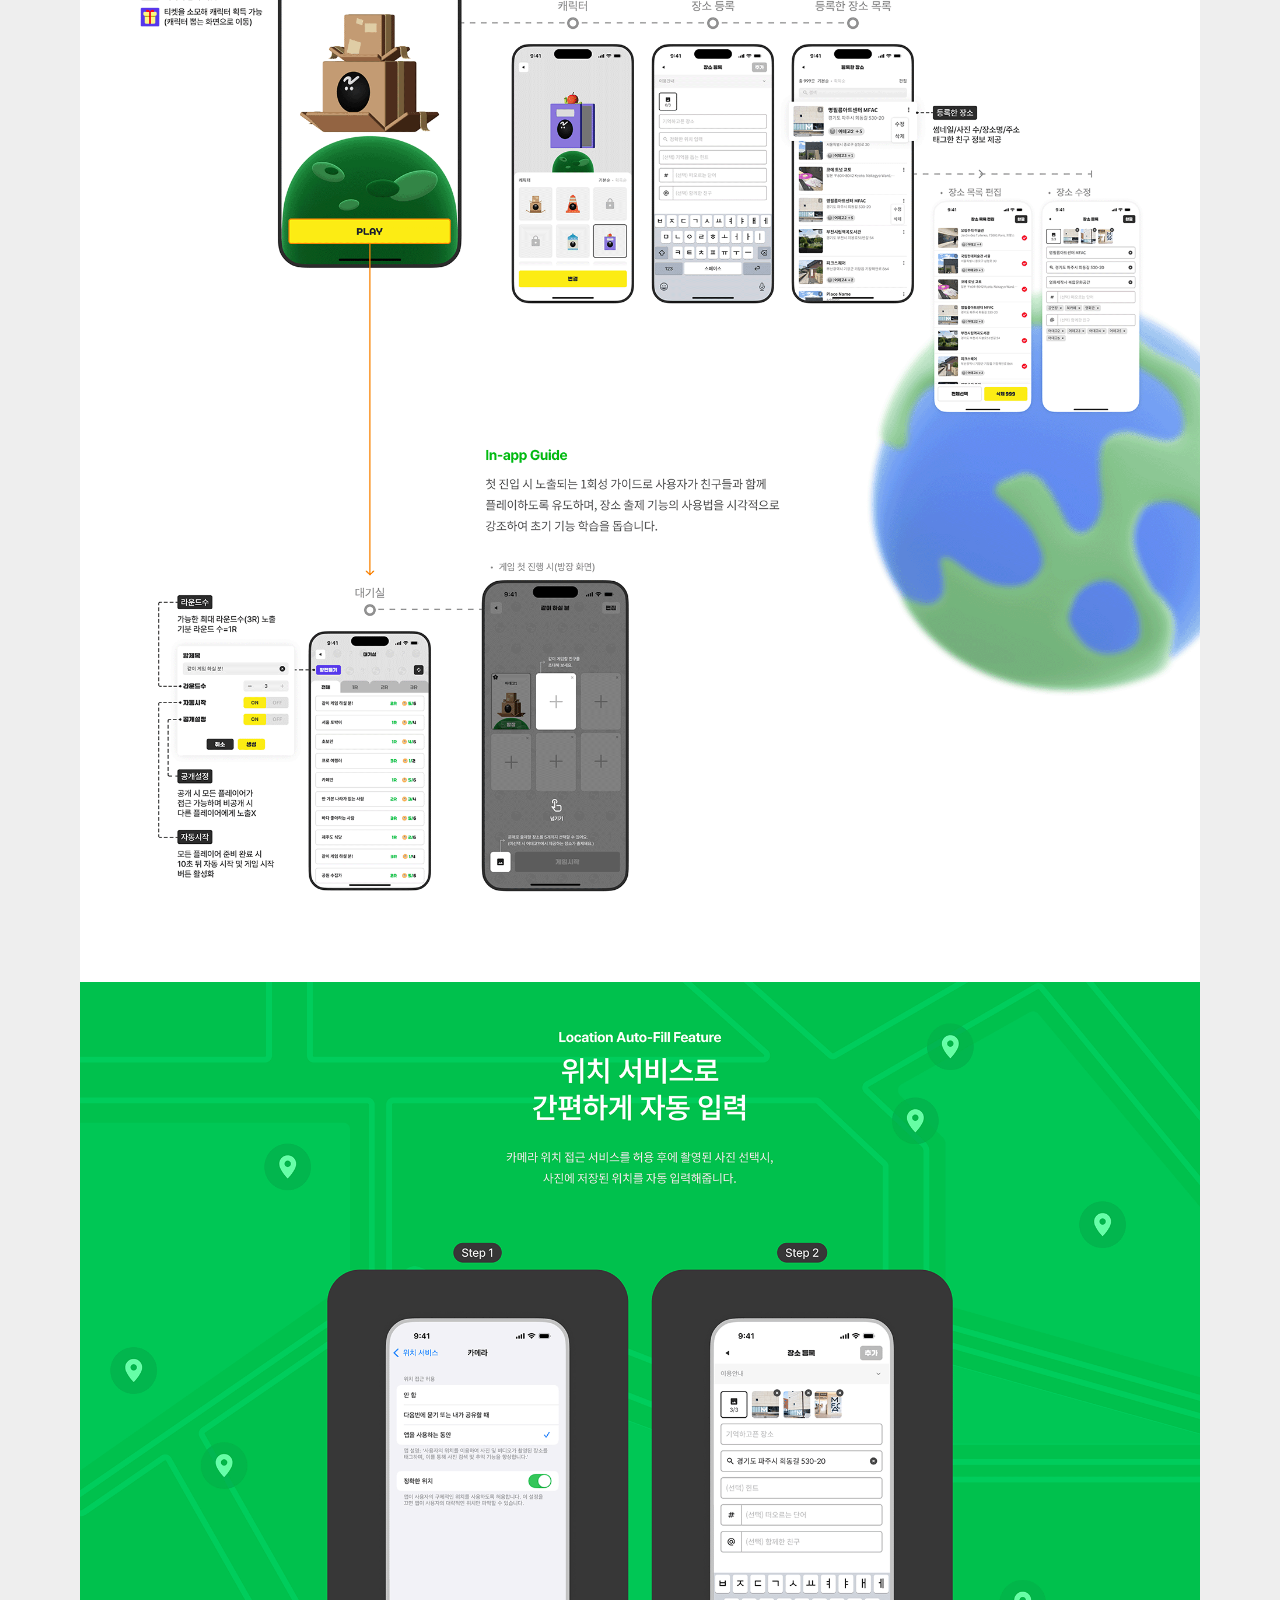
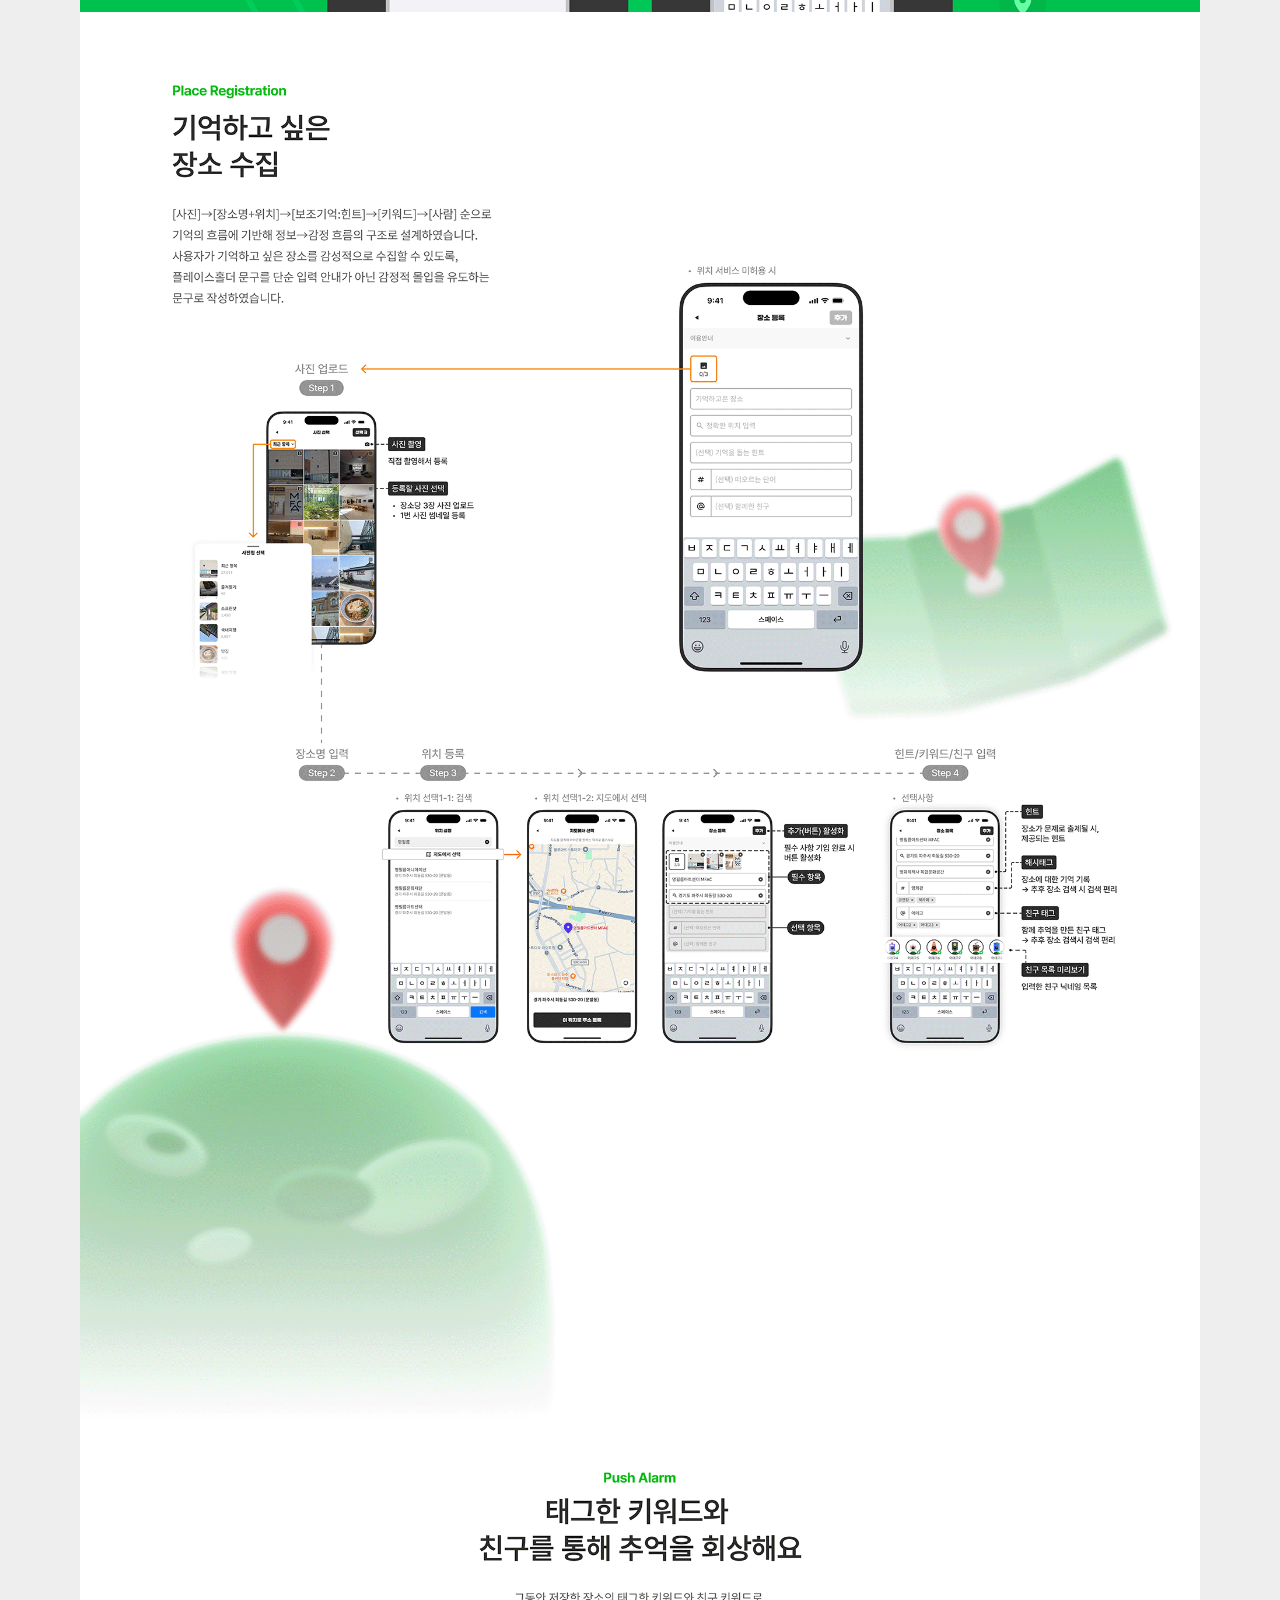
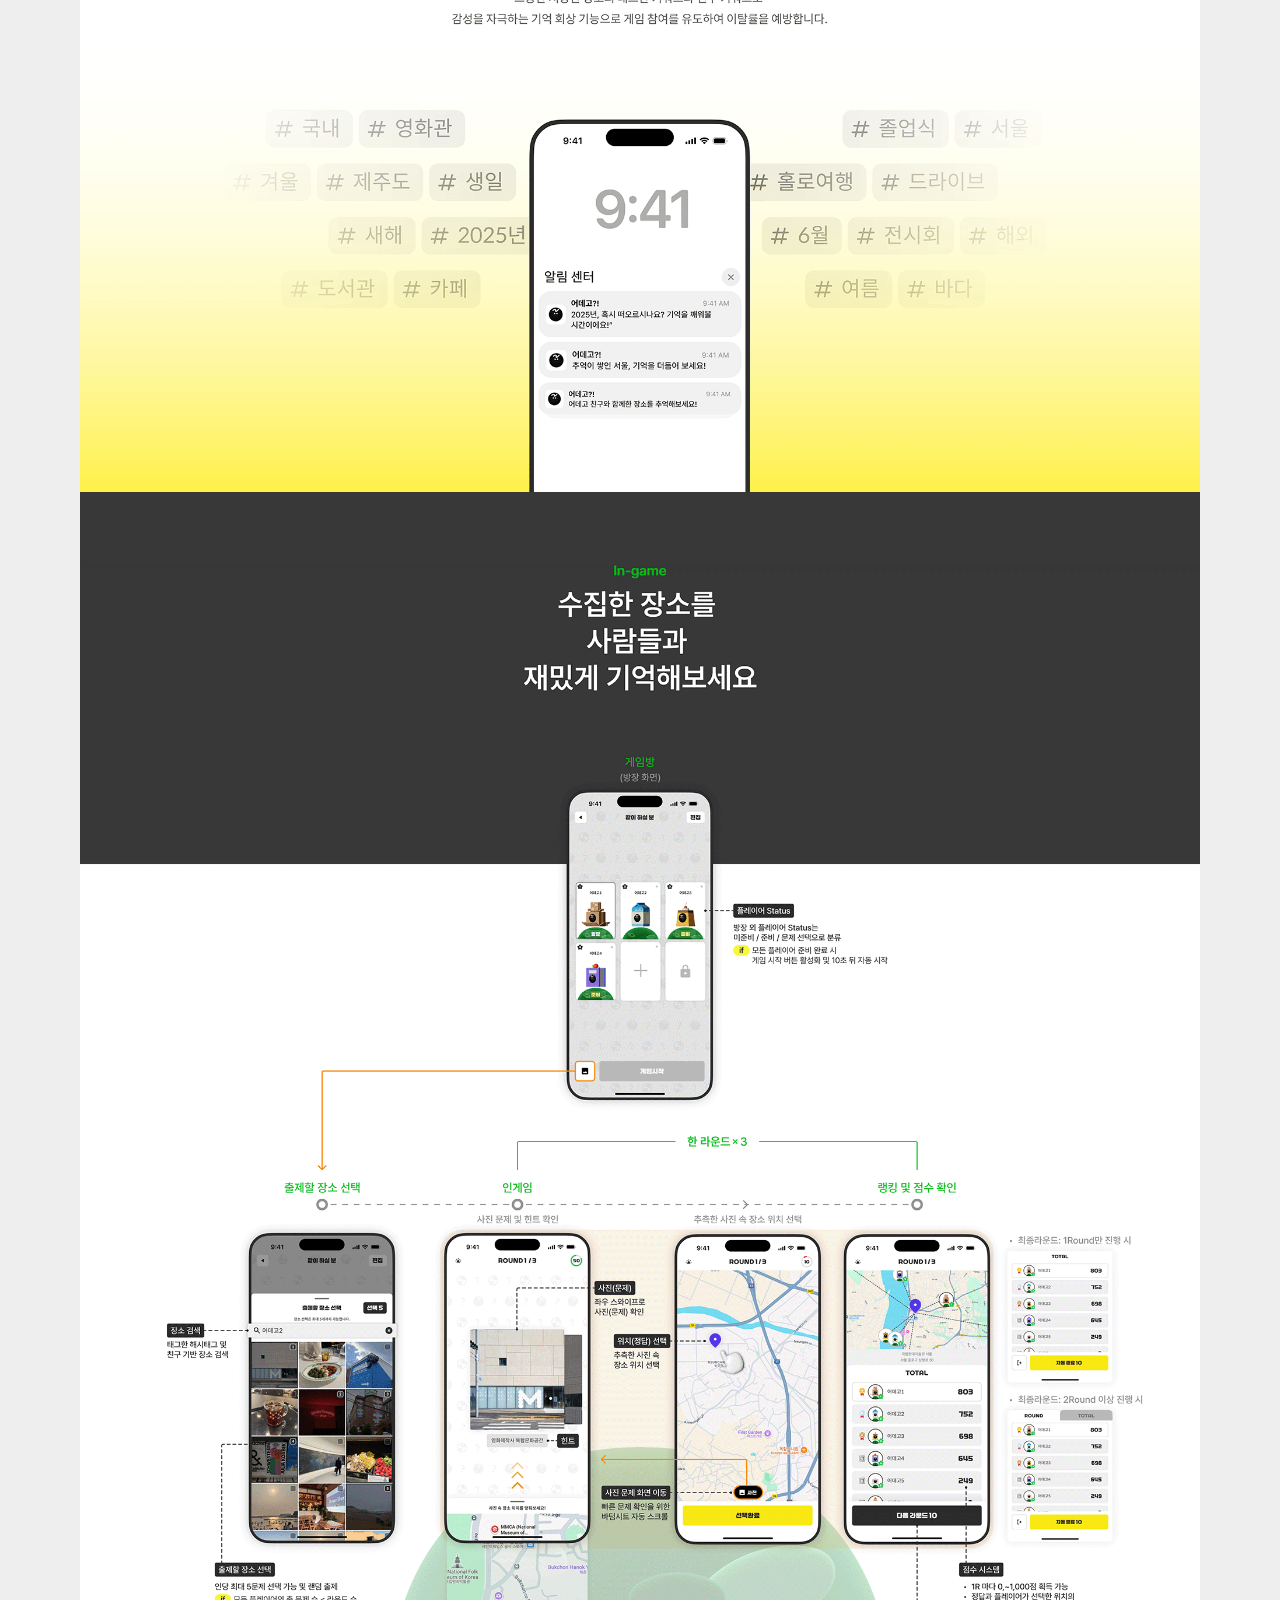
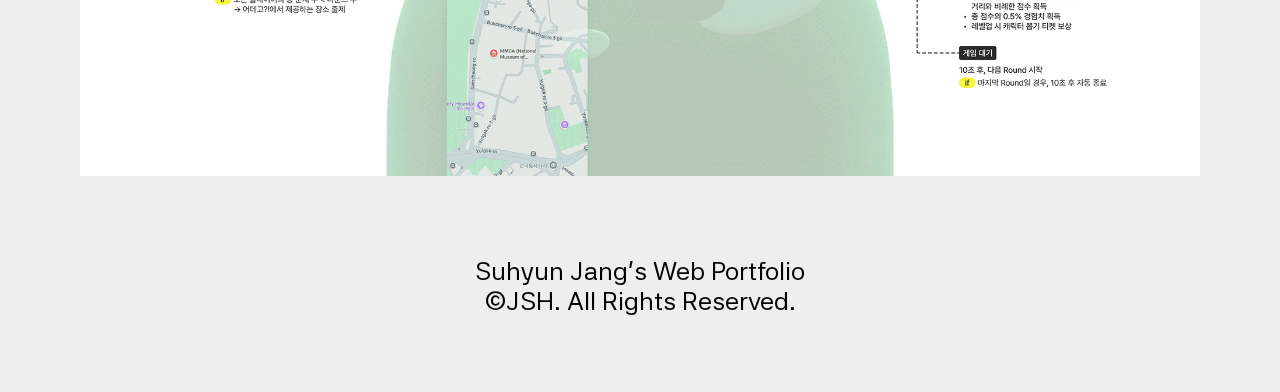
<file: p__urdaego/urdaego.html>
<!DOCTYPE html>
<html lang="ko">
  <head>
    <meta charset="UTF-8" />
    <meta
      name="viewport"
      content="width=device-width, initial-scale=1.0" />
    <title>Suhyun Jang</title>

    <link
      rel="stylesheet"
      href="./style/style.css" />
    <link
      rel="apple-touch-icon"
      sizes="180x180"
      href="../asset/favicon/apple-touch-icon.png" />
    <link
      rel="icon"
      type="image/png"
      sizes="32x32"
      href="../asset/favicon/favicon-32x32.png" />
    <link
      rel="icon"
      type="image/png"
      sizes="16x16"
      href="../asset/favicon/favicon-16x16.png" />
    <link
      rel="manifest"
      href="../asset/favicon/site.webmanifest" />
  </head>

  <body>
    <section>
      <h1>어데고&#63;&#33;</h1>
      <div class="wrapper">
        <img src="./asset/0.png" alt="" />
        <img src="./asset/1.png" alt="" />
        <img src="./asset/2.png" alt="" />
        <img src="./asset/3.png" alt="" />
        <img src="./asset/4.png" alt="" />
        <img src="./asset/5.png" alt="" />
        <img src="./asset/6.png" alt="" />
        <img src="./asset/7.png" alt="" />
        <video muted autoplay loop>
          <source
            src="./asset/8.mp4"
            type="video/mp4" />
          />
        </video>
        <img src="./asset/9.png" alt="" />
        <img src="./asset/10.png" alt="" />
        <img src="./asset/11.png" alt="" />
        <img src="./asset/12.png" alt="" />
        <img src="./asset/13.png" alt="" />
        <img src="./asset/14.png" alt="" />
      </div>
      <p>
        Suhyun Jang's Web Portfolio
        <br />
        &copy;JSH. All Rights Reserved.
      </p>
    </section>

    <div class="btn__1">
      <div class="sideBtn">
        <div
          class="sideBtn__top"
          id="sideBtn__top"
          onclick="toggleNav()"
          role="button"
          tabindex="0"
          aria-label="Toggle contact panel"
          aria-expanded="false"
          aria-controls="contact-panel">
          CONTACT
        </div>
        <button
          id="sideBtn__mid"
          class="sideBtn__mid"
          aria-label="Toggle theme">
          <svg
            xmlns="http://www.w3.org/2000/svg"
            viewBox="0 0 24 24">
            <path
              d="M12 21.9967C6.47715 21.9967 2 17.5196 2 11.9967C2 6.47386 6.47715 1.9967 12 1.9967C17.5228 1.9967 22 6.47386 22 11.9967C22 17.5196 17.5228 21.9967 12 21.9967ZM12 19.9967C16.4183 19.9967 20 16.415 20 11.9967C20 7.57843 16.4183 3.9967 12 3.9967C7.58172 3.9967 4 7.57843 4 11.9967C4 16.415 7.58172 19.9967 12 19.9967ZM12 17.9967V5.9967C15.3137 5.9967 18 8.683 18 11.9967C18 15.3104 15.3137 17.9967 12 17.9967Z" />
          </svg>
        </button>
      </div>
      <div
        id="contact-panel"
        class="sideBtn__top__container"
        aria-label="Contact via email or phone">
        <div
          class="sideBtn__top__container__info">
          <p class="d-arrow" aria-hidden="true">
            &darr; &darr; &darr;
          </p>
          <p>Email</p>
          <button
            class="copy"
            aria-label="Copy email address">
            tngusgjqm@gmail.com
          </button>
        </div>
        <div
          class="sideBtn__top__container__info"
          aria-label="Phone number">
          <p class="d-arrow" aria-hidden="true">
            &darr; &darr;
          </p>
          <p>Tel.</p>
          <button
            class="copy"
            aria-label="Copy phone number">
            &#43;82 1033588068
          </button>
        </div>
        <div
          class="sideBtn__top__container__btm"
          aria-hidden="true">
          <p>SUHYUN JANG</p>
          <img
            class="theme-img"
            src="../asset/ae-red.png"
            alt="" />
        </div>
      </div>
    </div>
    <div
      id="c__toast"
      class="c__toast"
      role="status"
      aria-live="polite"></div>
  </body>
  <script src="../p-script.js"></script>
</html>
</file>
<file: style/style.css>
@import url("https://fonts.googleapis.com/css2?family=Asta+Sans:wght@300..800&family=Reenie+Beanie&display=swap");
*,
*::after,
*::before {
  margin: 0;
  padding: 0;
  box-sizing: border-box;
  -webkit-user-select: none !important;
  -moz-user-select: -moz-none !important;
  user-select: none !important;
}

body {
  height: 100%;
  scroll-behavior: smooth;
  overflow-y: scroll;
}

body {
  font-family: "Asta Sans", sans-serif;
  scroll-snap-type: y mandatory;
}
body section {
  max-width: 120rem;
  min-width: 40rem;
  min-height: 100vh;
  margin: auto;
  padding-inline: 7.5rem;
  position: relative;
  scroll-snap-align: start;
}
body section:nth-of-type(3) {
  display: flex;
  justify-content: center;
  align-items: center;
  overflow-x: hidden;
  overflow-y: hidden;
}
body hr {
  border-width: 0.0625rem 0 0 0;
}

.s1 {
  overflow-y: hidden;
}
.s1__arrow__line {
  height: calc(100% - 1.25rem);
  position: absolute;
  left: 50%;
  bottom: 1.25rem;
  transform: translateX(-50%);
  z-index: -2;
  border-left: 0.25vw solid;
}
.s1__arrow__head {
  width: 1.25rem;
  height: 1.25rem;
  position: absolute;
  bottom: 1.4rem;
  left: 50%;
  transform: translateX(-50%) rotate(45deg);
  z-index: -2;
  border-bottom: 0.25vw solid;
  border-right: 0.25vw solid;
}
.s1__cmps {
  display: flex;
  gap: 2vw;
  position: absolute;
  width: calc(100vw - 2 * (7.5rem + 2vw));
  left: 50%;
  bottom: 3rem;
  z-index: -1;
  transform: translateX(-50%);
}
.s1__cmps__cmp {
  width: 100%;
  height: auto;
  position: relative;
}
.s1__cmps__cmp .bg {
  width: 100%;
  height: auto;
}
.s1__cmps__cmp .needle {
  width: 100%;
  position: absolute;
  top: 50%;
  left: 50%;
  transform: translate(-50%, -50%);
  pointer-events: none;
}

.s__header__info {
  padding-block: 1.25rem;
  text-align: center;
}
.s__header__info .s__header__info__title {
  font-size: clamp(1.5rem, 4vw, 2.25rem);
  font-family: "Reenie Beanie", cursive;
}
.s__header__info .s__header__info__title__text {
  max-width: 40rem;
  margin: 0 auto;
  padding: 1.25rem 1.75rem 1rem 1.75rem;
}
.s__header__info .s__header__info__title__text h2 {
  padding-bottom: 0.75rem;
  font-size: clamp(1.5rem, 4vw, 2.75rem);
}
.s__header__info .s__header__info__title__text p {
  padding-bottom: 0.625rem;
  font-size: 1.25rem;
  text-align: left;
  word-break: keep-all;
  font-weight: 350;
  line-height: 1.375;
  opacity: 0.9;
}
.s__header__info .s__header__info__title__text p:nth-of-type(2) {
  font-size: 1.1875rem;
  line-height: 1.5;
}

.s2__header {
  position: sticky;
  top: 0;
  z-index: 2;
}
.s2__header #BtnContainer {
  display: flex;
  gap: 0.5rem;
  justify-content: center;
  padding-block: 1.25rem;
}
.s2__header #BtnContainer .btn {
  width: 4rem;
  height: 2rem;
  border: none;
  border-radius: 0.25rem;
  font-family: "Asta Sans", sans-serif;
  cursor: pointer;
}
.s2 .projects {
  margin: 7.5rem auto;
}
.s2 .projects__list {
  width: 100%;
  margin-bottom: 4.5rem;
}
.s2 .projects__list__pre {
  position: fixed;
  top: 0;
  left: 0;
  z-index: 1;
  visibility: hidden;
  pointer-events: none;
}
.s2 .projects__list__pre img {
  width: clamp(6rem, 8vw, 8.75rem);
  aspect-ratio: 4/3;
  -o-object-fit: cover;
     object-fit: cover;
  -o-object-position: center;
     object-position: center;
  position: absolute;
  top: 50%;
  left: 50%;
  transform: translate(-50%, -50%) scale(1);
  border-radius: 0.25rem;
  transition: transform 1s ease;
}
.s2 .projects__list a {
  width: 100%;
  text-decoration: none;
}
.s2 .projects__list a .projects__list__info {
  display: grid;
  grid-template-columns: 12vw 1fr 24vw;
  gap: 3rem;
  width: 100%;
  font-size: clamp(1.25rem, 2vw, 2.25rem);
  word-break: keep-all;
}
.s2 .projects__list a .projects__list__info__date, .s2 .projects__list a .projects__list__info__name {
  text-align: left;
}
.s2 .projects__list a .projects__list__info__detail {
  text-align: right;
}
.s2 .projects__list a .projects__list__info__detail p:nth-of-type(2) {
  font-size: clamp(0.75rem, 1.5vw, 1.75rem);
}
.s2 .projects__list a:hover {
  opacity: 0.3;
  transition: opacity 1s ease;
}

.filterDiv {
  overflow: hidden;
}

.show {
  display: block;
}

.s3 .arrow-grid {
  display: grid;
  width: 100%;
  height: 120%;
  position: absolute;
  top: 50%;
  left: 50%;
  transform: translate(-50%, -50%);
  grid-template-columns: repeat(5, 1fr);
  grid-template-rows: repeat(3, 1fr);
}
.s3 .arrow-grid .arrow {
  display: flex;
  justify-content: center;
  align-items: center;
  font-size: 4vw;
  transform-origin: center;
  transition: transform 0.1s linear;
}
.s3 .cross-grid {
  display: grid;
  position: absolute;
  width: 80%;
  height: 100%;
  top: 50%;
  left: 50%;
  transform: translate(-50%, -50%);
  grid-template-columns: repeat(4, 1fr);
  grid-template-rows: repeat(2, 1fr);
}
.s3 .cross-grid .cross {
  display: flex;
  justify-content: center;
  align-items: center;
  font-size: 2vw;
  font-weight: 100;
  opacity: 0.3;
}

.btn__1 {
  position: fixed;
  top: 0;
  right: -90vw;
  display: flex;
  height: 100vh;
  z-index: 3;
  transition: right 1.5s ease;
}
.btn__1 .sideBtn {
  display: flex;
  flex-direction: column;
  gap: 0.75rem;
  right: 0;
  width: 4.5rem;
  box-sizing: border-box;
  padding-top: 1.25rem;
}
.btn__1 .sideBtn__top {
  display: flex;
  height: 12rem;
  padding-left: 0.25rem;
  text-align: center;
  font-size: 2rem;
  font-weight: 600;
  justify-content: center;
  align-items: center;
  writing-mode: vertical-rl;
  border-radius: 0.25rem 0 0 0.25rem;
  cursor: pointer;
}
.btn__1 .sideBtn__mid {
  width: 100%;
  height: 4.5rem;
  display: flex;
  justify-content: center;
  align-items: center;
  border: none;
  border-radius: 0.25rem 0 0 0.25rem;
  cursor: pointer;
}
.btn__1 .sideBtn__mid svg {
  width: 60%;
}
.btn__1 .sideBtn__top__container {
  display: flex;
  width: 90vw;
  height: 100vh;
  flex-direction: column;
  z-index: 3;
  overflow-y: hidden;
  transition: none;
}
.btn__1 .sideBtn__top__container__info:nth-of-type(1) {
  padding-bottom: 1.5rem;
}
.btn__1 .sideBtn__top__container__info {
  margin-inline: 4.1666666667vw;
  font-size: clamp(1.5rem, 4vw, 2.75rem);
}
.btn__1 .sideBtn__top__container .d-arrow {
  padding-block: 2vw;
  font-size: clamp(1.25rem, 2vw, 2.25rem);
  font-weight: 800;
  animation: bounceArrow 1s ease-in-out infinite;
}
.btn__1 .sideBtn__top__container button {
  background-color: transparent;
  border: none;
  font-size: clamp(1.5rem, 4vw, 2.75rem);
}
.btn__1 .sideBtn__top__container .copy {
  display: inline-block;
  position: relative;
}
.btn__1 .sideBtn__top__container .copy::after {
  content: "";
  width: 0;
  height: 0.25rem;
  position: absolute;
  left: 0;
  bottom: 0;
  margin-bottom: -0.375rem;
  transition: all 0.75s;
}
.btn__1 .sideBtn__top__container .copy:hover {
  cursor: pointer;
}
.btn__1 .sideBtn__top__container .copy:hover::after {
  width: 100%;
}
.btn__1 .sideBtn__top__container__btm {
  display: flex;
  width: 100%;
  justify-content: center;
  left: 0;
  bottom: 0;
  z-index: 4;
}
.btn__1 .sideBtn__top__container__btm p {
  position: absolute;
  margin-inline: 4.1666666667vw;
  bottom: -3.5vw;
  z-index: 4;
  font-size: clamp(3rem, 11.5vw, 12.5rem);
  font-weight: 600;
}
.btn__1 .sideBtn__top__container__btm img {
  width: 40vw;
  position: absolute;
  right: 4vw;
  bottom: 0;
  z-index: 3;
}

body.side-open .btn__1 {
  right: 0;
}

@keyframes bounceArrow {
  0%, 100% {
    transform: translateY(0);
  }
  50% {
    transform: translateY(0.6vw);
  }
}
.c__toast {
  position: absolute;
  padding: 0.5rem 0.75rem;
  border-radius: 0.25rem;
  font-size: clamp(0.75rem, 1.5vw, 1.75rem);
  white-space: nowrap;
  animation: fadeInOut 2s forwards;
}

@keyframes fadeInOut {
  10% {
    opacity: 0;
  }
  40% {
    opacity: 1;
  }
  80% {
    opacity: 1;
  }
  100% {
    opacity: 0;
  }
}
.theme-light {
  background-color: rgb(238, 238, 238);
  color: rgb(2, 2, 3);
}
.theme-light .s1 .s__header__info {
  background-image: linear-gradient(180deg, #eeeeee 20%, rgba(238, 238, 238, 0.5) 80%, rgba(238, 238, 238, 0) 100%);
}
.theme-light .s1 .s1__arrow__line {
  border-color: rgb(255, 26, 26);
}
.theme-light .s1 .s1__arrow__head {
  border-color: rgb(255, 26, 26);
}
.theme-light .s2__header {
  background-image: linear-gradient(180deg, rgba(238, 238, 238, 0.9) 20%, rgba(238, 238, 238, 0) 100%);
}
.theme-light .btn {
  background-color: rgb(196, 196, 196);
}
.theme-light .active {
  background-color: rgb(2, 2, 3);
  color: rgb(238, 238, 238);
}
.theme-light .btn:hover {
  background-color: rgb(255, 26, 26);
  color: rgb(2, 2, 3);
  transition: all 0.5s ease-in-out;
}
.theme-light .projects__list__info {
  color: rgb(2, 2, 3);
}
.theme-light .sideBtn__mid {
  background-color: rgb(2, 2, 3);
}
.theme-light .sideBtn__mid svg path {
  fill: rgb(238, 238, 238);
}
.theme-light .sideBtn__top {
  background-color: rgb(2, 2, 3);
  color: rgb(238, 238, 238);
}
.theme-light .sideBtn__top__container {
  background-color: rgb(2, 2, 3);
  color: rgb(238, 238, 238);
}
.theme-light .sideBtn__top__container .sideBtn__top__container__info {
  color: rgb(196, 196, 196);
}
.theme-light .sideBtn__top__container .sideBtn__top__container__info button {
  color: rgb(196, 196, 196);
}
.theme-light .sideBtn__top__container .copy::after {
  background-color: rgb(196, 196, 196);
}
.theme-light .c__toast {
  background-color: rgb(238, 238, 238);
  color: rgb(2, 2, 3);
}

.theme-dark {
  background-color: rgb(2, 2, 3);
  color: rgb(238, 238, 238);
}
.theme-dark .s1 .s__header__info {
  background-image: linear-gradient(180deg, #020203 20%, rgba(2, 2, 3, 0.5) 80%, rgba(2, 2, 3, 0) 100%);
}
.theme-dark .s1 .s1__arrow__line {
  border-color: rgb(229, 7, 7);
}
.theme-dark .s1 .s1__arrow__head {
  border-color: rgb(229, 7, 7);
}
.theme-dark .s2__header {
  background-image: linear-gradient(180deg, rgba(2, 2, 3, 0.9) 20%, rgba(2, 2, 3, 0) 100%);
}
.theme-dark .btn {
  background-color: rgb(80, 80, 80);
  color: rgb(238, 238, 238);
}
.theme-dark .active {
  background-color: rgb(238, 238, 238);
  color: rgb(2, 2, 3);
}
.theme-dark .btn:hover {
  background-color: rgb(229, 7, 7);
  color: rgb(2, 2, 3);
  transition: all 0.5s ease-in-out;
}
.theme-dark .projects__list__info {
  color: rgb(238, 238, 238);
}
.theme-dark .sideBtn__mid {
  background-color: rgb(238, 238, 238);
}
.theme-dark .sideBtn__mid svg path {
  fill: rgb(2, 2, 3);
}
.theme-dark .sideBtn__top {
  background-color: rgb(238, 238, 238);
  color: rgb(2, 2, 3);
}
.theme-dark .sideBtn__top__container {
  background-color: rgb(238, 238, 238);
  color: rgb(2, 2, 3);
}
.theme-dark .sideBtn__top__container .sideBtn__top__container__info {
  color: rgb(80, 80, 80);
}
.theme-dark .sideBtn__top__container .sideBtn__top__container__info button {
  color: rgb(80, 80, 80);
}
.theme-dark .sideBtn__top__container .copy::after {
  background-color: rgb(80, 80, 80);
}
.theme-dark .c__toast {
  background-color: rgb(2, 2, 3);
  color: rgb(238, 238, 238);
}

@media screen and (max-width: 80rem) {
  body section {
    padding-inline: 5rem;
  }
  .s2 .projects .projects__list a .projects__list__info {
    grid-template-columns: 17vw 1fr 24vw;
    gap: 1.5rem;
  }
  .btn__1 .sideBtn {
    gap: 0.5rem;
    width: 3.9375rem;
  }
  .btn__1 .sideBtn__top {
    height: 9.75rem;
    padding-left: 0.25rem;
    font-size: 1.5rem;
  }
  .btn__1 .sideBtn__mid {
    width: 100%;
    height: 3.9375rem;
  }
}
</file>
<file: p__connectx/style/style.css>
@import url("https://fonts.googleapis.com/css2?family=Asta+Sans:wght@300..800&family=Reenie+Beanie&display=swap");
*,
*::after,
*::before {
  margin: 0;
  padding: 0;
  box-sizing: border-box;
  -webkit-user-select: none !important;
  -moz-user-select: -moz-none !important;
  user-select: none !important;
}

body {
  font-family: "Asta Sans", sans-serif;
}
body section {
  max-width: 120rem;
  min-width: 40rem;
  margin: auto;
  padding-inline: 120px;
  position: relative;
  padding-top: 7.5rem;
  padding-bottom: 3.75rem;
}
body section h1 {
  font-size: clamp(1.5rem, 4vw, 2.75rem);
}
body section .wrapper {
  line-height: 0;
  margin: 2.5rem 0 5rem 0;
}
body section .wrapper img,
body section .wrapper video {
  display: block;
  width: 100%;
  height: auto;
}
body section p {
  font-size: clamp(0.75rem, 2vw, 1.625rem);
  text-align: center;
}

.btn__1 {
  position: fixed;
  top: 0;
  right: -90vw;
  display: flex;
  height: 100vh;
  z-index: 3;
  transition: right 1.5s ease;
}
.btn__1 .sideBtn {
  display: flex;
  flex-direction: column;
  gap: 0.75rem;
  right: 0;
  width: 4.5rem;
  box-sizing: border-box;
  padding-top: 1.25rem;
}
.btn__1 .sideBtn__top {
  display: flex;
  height: 12rem;
  padding-left: 0.25rem;
  text-align: center;
  font-size: 2rem;
  font-weight: 600;
  justify-content: center;
  align-items: center;
  writing-mode: vertical-rl;
  border-radius: 4px 0 0 4px;
  cursor: pointer;
}
.btn__1 .sideBtn__mid {
  width: 100%;
  height: 4.5rem;
  display: flex;
  justify-content: center;
  align-items: center;
  border: none;
  border-radius: 4px 0 0 4px;
  cursor: pointer;
}
.btn__1 .sideBtn__mid svg {
  width: 60%;
}
.btn__1 .sideBtn__top__container {
  display: flex;
  width: 90vw;
  height: 100vh;
  flex-direction: column;
  z-index: 3;
  overflow-y: hidden;
  transition: none;
}
.btn__1 .sideBtn__top__container__info:nth-of-type(1) {
  padding-bottom: 1.5rem;
}
.btn__1 .sideBtn__top__container__info {
  margin-inline: 4.1666666667vw;
  font-size: clamp(1.5rem, 4vw, 2.75rem);
}
.btn__1 .sideBtn__top__container .d-arrow {
  padding-block: 2vw;
  font-size: clamp(1.25rem, 2vw, 2.125rem);
  font-weight: 800;
  animation: bounceArrow 1s ease-in-out infinite;
}
.btn__1 .sideBtn__top__container button {
  background-color: transparent;
  border: none;
  font-size: clamp(1.5rem, 4vw, 2.75rem);
}
.btn__1 .sideBtn__top__container .copy {
  display: inline-block;
  position: relative;
}
.btn__1 .sideBtn__top__container .copy::after {
  content: "";
  width: 0;
  height: 0.25rem;
  position: absolute;
  left: 0;
  bottom: 0;
  margin-bottom: -0.375rem;
  transition: all 0.75s;
}
.btn__1 .sideBtn__top__container .copy:hover {
  cursor: pointer;
}
.btn__1 .sideBtn__top__container .copy:hover::after {
  width: 100%;
}
.btn__1 .sideBtn__top__container__btm {
  display: flex;
  width: 100%;
  justify-content: center;
  left: 0;
  bottom: 0;
  z-index: 4;
}
.btn__1 .sideBtn__top__container__btm p {
  position: absolute;
  margin-inline: 4.1666666667vw;
  bottom: -3.5vw;
  z-index: 4;
  font-size: clamp(3rem, 11.5vw, 12.5rem);
  font-weight: 600;
}
.btn__1 .sideBtn__top__container__btm img {
  width: 40vw;
  position: absolute;
  right: 4vw;
  bottom: 0;
  z-index: 3;
}

body.side-open .btn__1 {
  right: 0;
}

@keyframes bounceArrow {
  0%, 100% {
    transform: translateY(0);
  }
  50% {
    transform: translateY(0.6vw);
  }
}
.c__toast {
  position: absolute;
  padding: 0.5rem 0.75rem;
  border-radius: 4px;
  font-size: clamp(0.75rem, 2vw, 1.625rem);
  white-space: nowrap;
  animation: fadeInOut 2s forwards;
}

@keyframes fadeInOut {
  10% {
    opacity: 0;
  }
  40% {
    opacity: 1;
  }
  80% {
    opacity: 1;
  }
  100% {
    opacity: 0;
  }
}
.theme-light {
  background-color: rgb(238, 238, 238);
  color: rgb(2, 2, 3);
}
.theme-light .sideBtn__mid {
  background-color: rgb(2, 2, 3);
}
.theme-light .sideBtn__mid svg path {
  fill: rgb(238, 238, 238);
}
.theme-light .sideBtn__top {
  background-color: rgb(2, 2, 3);
  color: rgb(238, 238, 238);
}
.theme-light .sideBtn__top__container {
  background-color: rgb(2, 2, 3);
  color: rgb(238, 238, 238);
}
.theme-light .sideBtn__top__container .sideBtn__top__container__info {
  color: rgb(196, 196, 196);
}
.theme-light .sideBtn__top__container .sideBtn__top__container__info button {
  color: rgb(196, 196, 196);
}
.theme-light .sideBtn__top__container .copy::after {
  background-color: rgb(196, 196, 196);
}
.theme-light .c__toast {
  background-color: rgb(238, 238, 238);
  color: rgb(2, 2, 3);
}

.theme-dark {
  background-color: rgb(2, 2, 3);
  color: rgb(238, 238, 238);
}
.theme-dark .sideBtn__mid {
  background-color: rgb(238, 238, 238);
}
.theme-dark .sideBtn__mid svg path {
  fill: rgb(2, 2, 3);
}
.theme-dark .sideBtn__top {
  background-color: rgb(238, 238, 238);
  color: rgb(2, 2, 3);
}
.theme-dark .sideBtn__top__container {
  background-color: rgb(238, 238, 238);
  color: rgb(2, 2, 3);
}
.theme-dark .sideBtn__top__container .sideBtn__top__container__info {
  color: rgb(80, 80, 80);
}
.theme-dark .sideBtn__top__container .sideBtn__top__container__info button {
  color: rgb(80, 80, 80);
}
.theme-dark .sideBtn__top__container .copy::after {
  background-color: rgb(80, 80, 80);
}
.theme-dark .c__toast {
  background-color: rgb(2, 2, 3);
  color: rgb(238, 238, 238);
}

@media screen and (max-width: 80rem) {
  body section {
    padding-inline: 5rem;
  }
  .btn__1 .sideBtn {
    gap: 0.5rem;
    width: 3.9375rem;
  }
  .btn__1 .sideBtn__top {
    height: 9.75rem;
    padding-left: 0.25rem;
    font-size: 1.5rem;
  }
  .btn__1 .sideBtn__mid {
    width: 100%;
    height: 3.9375rem;
  }
}
</file>
<file: p__hirevisa/style/style.css>
@import url("https://fonts.googleapis.com/css2?family=Asta+Sans:wght@300..800&family=Reenie+Beanie&display=swap");
*,
*::after,
*::before {
  margin: 0;
  padding: 0;
  box-sizing: border-box;
  -webkit-user-select: none !important;
  -moz-user-select: -moz-none !important;
  user-select: none !important;
}

body {
  font-family: "Asta Sans", sans-serif;
}
body section {
  max-width: 120rem;
  min-width: 40rem;
  margin: auto;
  padding-inline: 120px;
  position: relative;
  padding-top: 7.5rem;
  padding-bottom: 3.75rem;
}
body section h1 {
  font-size: clamp(1.5rem, 4vw, 2.75rem);
}
body section .wrapper {
  margin: 2.5rem 0 5rem 0;
}
body section .wrapper img,
body section .wrapper video {
  display: block;
  width: 100%;
  height: auto;
}
body section .wrapper hr {
  height: 0.5rem;
  opacity: 0;
}
body section p {
  font-size: clamp(0.75rem, 2vw, 1.625rem);
  text-align: center;
}

.btn__1 {
  position: fixed;
  top: 0;
  right: -90vw;
  display: flex;
  height: 100vh;
  z-index: 3;
  transition: right 1.5s ease;
}
.btn__1 .sideBtn {
  display: flex;
  flex-direction: column;
  gap: 0.75rem;
  right: 0;
  width: 4.5rem;
  box-sizing: border-box;
  padding-top: 1.25rem;
}
.btn__1 .sideBtn__top {
  display: flex;
  height: 12rem;
  padding-left: 0.25rem;
  text-align: center;
  font-size: 2rem;
  font-weight: 600;
  justify-content: center;
  align-items: center;
  writing-mode: vertical-rl;
  border-radius: 4px 0 0 4px;
  cursor: pointer;
}
.btn__1 .sideBtn__mid {
  width: 100%;
  height: 4.5rem;
  display: flex;
  justify-content: center;
  align-items: center;
  border: none;
  border-radius: 4px 0 0 4px;
  cursor: pointer;
}
.btn__1 .sideBtn__mid svg {
  width: 60%;
}
.btn__1 .sideBtn__top__container {
  display: flex;
  width: 90vw;
  height: 100vh;
  flex-direction: column;
  z-index: 3;
  overflow-y: hidden;
  transition: none;
}
.btn__1 .sideBtn__top__container__info:nth-of-type(1) {
  padding-bottom: 1.5rem;
}
.btn__1 .sideBtn__top__container__info {
  margin-inline: 4.1666666667vw;
  font-size: clamp(1.5rem, 4vw, 2.75rem);
}
.btn__1 .sideBtn__top__container .d-arrow {
  padding-block: 2vw;
  font-size: clamp(1.25rem, 2vw, 2.125rem);
  font-weight: 800;
  animation: bounceArrow 1s ease-in-out infinite;
}
.btn__1 .sideBtn__top__container button {
  background-color: transparent;
  border: none;
  font-size: clamp(1.5rem, 4vw, 2.75rem);
}
.btn__1 .sideBtn__top__container .copy {
  display: inline-block;
  position: relative;
}
.btn__1 .sideBtn__top__container .copy::after {
  content: "";
  width: 0;
  height: 0.25rem;
  position: absolute;
  left: 0;
  bottom: 0;
  margin-bottom: -0.375rem;
  transition: all 0.75s;
}
.btn__1 .sideBtn__top__container .copy:hover {
  cursor: pointer;
}
.btn__1 .sideBtn__top__container .copy:hover::after {
  width: 100%;
}
.btn__1 .sideBtn__top__container__btm {
  display: flex;
  width: 100%;
  justify-content: center;
  left: 0;
  bottom: 0;
  z-index: 4;
}
.btn__1 .sideBtn__top__container__btm p {
  position: absolute;
  margin-inline: 4.1666666667vw;
  bottom: -3.5vw;
  z-index: 4;
  font-size: clamp(3rem, 11.5vw, 12.5rem);
  font-weight: 600;
}
.btn__1 .sideBtn__top__container__btm img {
  width: 40vw;
  position: absolute;
  right: 4vw;
  bottom: 0;
  z-index: 3;
}

body.side-open .btn__1 {
  right: 0;
}

@keyframes bounceArrow {
  0%, 100% {
    transform: translateY(0);
  }
  50% {
    transform: translateY(0.6vw);
  }
}
.c__toast {
  position: absolute;
  padding: 0.5rem 0.75rem;
  border-radius: 4px;
  font-size: clamp(0.75rem, 2vw, 1.625rem);
  white-space: nowrap;
  animation: fadeInOut 2s forwards;
}

@keyframes fadeInOut {
  10% {
    opacity: 0;
  }
  40% {
    opacity: 1;
  }
  80% {
    opacity: 1;
  }
  100% {
    opacity: 0;
  }
}
.theme-light {
  background-color: rgb(238, 238, 238);
  color: rgb(2, 2, 3);
}
.theme-light .sideBtn__mid {
  background-color: rgb(2, 2, 3);
}
.theme-light .sideBtn__mid svg path {
  fill: rgb(238, 238, 238);
}
.theme-light .sideBtn__top {
  background-color: rgb(2, 2, 3);
  color: rgb(238, 238, 238);
}
.theme-light .sideBtn__top__container {
  background-color: rgb(2, 2, 3);
  color: rgb(238, 238, 238);
}
.theme-light .sideBtn__top__container .sideBtn__top__container__info {
  color: rgb(196, 196, 196);
}
.theme-light .sideBtn__top__container .sideBtn__top__container__info button {
  color: rgb(196, 196, 196);
}
.theme-light .sideBtn__top__container .copy::after {
  background-color: rgb(196, 196, 196);
}
.theme-light .c__toast {
  background-color: rgb(238, 238, 238);
  color: rgb(2, 2, 3);
}

.theme-dark {
  background-color: rgb(2, 2, 3);
  color: rgb(238, 238, 238);
}
.theme-dark .sideBtn__mid {
  background-color: rgb(238, 238, 238);
}
.theme-dark .sideBtn__mid svg path {
  fill: rgb(2, 2, 3);
}
.theme-dark .sideBtn__top {
  background-color: rgb(238, 238, 238);
  color: rgb(2, 2, 3);
}
.theme-dark .sideBtn__top__container {
  background-color: rgb(238, 238, 238);
  color: rgb(2, 2, 3);
}
.theme-dark .sideBtn__top__container .sideBtn__top__container__info {
  color: rgb(80, 80, 80);
}
.theme-dark .sideBtn__top__container .sideBtn__top__container__info button {
  color: rgb(80, 80, 80);
}
.theme-dark .sideBtn__top__container .copy::after {
  background-color: rgb(80, 80, 80);
}
.theme-dark .c__toast {
  background-color: rgb(2, 2, 3);
  color: rgb(238, 238, 238);
}

@media screen and (max-width: 80rem) {
  body section {
    padding-inline: 5rem;
  }
  .btn__1 .sideBtn {
    gap: 0.5rem;
    width: 3.9375rem;
  }
  .btn__1 .sideBtn__top {
    height: 9.75rem;
    padding-left: 0.25rem;
    font-size: 1.5rem;
  }
  .btn__1 .sideBtn__mid {
    width: 100%;
    height: 3.9375rem;
  }
}
</file>
<file: p__urdaego/style/style.css>
@import url("https://fonts.googleapis.com/css2?family=Asta+Sans:wght@300..800&family=Reenie+Beanie&display=swap");
*,
*::after,
*::before {
  margin: 0;
  padding: 0;
  box-sizing: border-box;
  -webkit-user-select: none !important;
  -moz-user-select: -moz-none !important;
  user-select: none !important;
}

body {
  font-family: "Asta Sans", sans-serif;
}
body section {
  max-width: 120rem;
  min-width: 40rem;
  margin: auto;
  padding-inline: 120px;
  position: relative;
  padding-top: 7.5rem;
  padding-bottom: 3.75rem;
}
body section h1 {
  font-size: clamp(1.5rem, 4vw, 2.75rem);
}
body section .wrapper {
  margin: 2.5rem 0 5rem 0;
}
body section .wrapper img,
body section .wrapper video {
  display: block;
  width: 100%;
  height: auto;
}
body section p {
  font-size: clamp(0.75rem, 2vw, 1.625rem);
  text-align: center;
}

.btn__1 {
  position: fixed;
  top: 0;
  right: -90vw;
  display: flex;
  height: 100vh;
  z-index: 3;
  transition: right 1.5s ease;
}
.btn__1 .sideBtn {
  display: flex;
  flex-direction: column;
  gap: 0.75rem;
  right: 0;
  width: 4.5rem;
  box-sizing: border-box;
  padding-top: 1.25rem;
}
.btn__1 .sideBtn__top {
  display: flex;
  height: 12rem;
  padding-left: 0.25rem;
  text-align: center;
  font-size: 2rem;
  font-weight: 600;
  justify-content: center;
  align-items: center;
  writing-mode: vertical-rl;
  border-radius: 4px 0 0 4px;
  cursor: pointer;
}
.btn__1 .sideBtn__mid {
  width: 100%;
  height: 4.5rem;
  display: flex;
  justify-content: center;
  align-items: center;
  border: none;
  border-radius: 4px 0 0 4px;
  cursor: pointer;
}
.btn__1 .sideBtn__mid svg {
  width: 60%;
}
.btn__1 .sideBtn__top__container {
  display: flex;
  width: 90vw;
  height: 100vh;
  flex-direction: column;
  z-index: 3;
  overflow-y: hidden;
  transition: none;
}
.btn__1 .sideBtn__top__container__info:nth-of-type(1) {
  padding-bottom: 1.5rem;
}
.btn__1 .sideBtn__top__container__info {
  margin-inline: 4.1666666667vw;
  font-size: clamp(1.5rem, 4vw, 2.75rem);
}
.btn__1 .sideBtn__top__container .d-arrow {
  padding-block: 2vw;
  font-size: clamp(1.25rem, 2vw, 2.125rem);
  font-weight: 800;
  animation: bounceArrow 1s ease-in-out infinite;
}
.btn__1 .sideBtn__top__container button {
  background-color: transparent;
  border: none;
  font-size: clamp(1.5rem, 4vw, 2.75rem);
}
.btn__1 .sideBtn__top__container .copy {
  display: inline-block;
  position: relative;
}
.btn__1 .sideBtn__top__container .copy::after {
  content: "";
  width: 0;
  height: 0.25rem;
  position: absolute;
  left: 0;
  bottom: 0;
  margin-bottom: -0.375rem;
  transition: all 0.75s;
}
.btn__1 .sideBtn__top__container .copy:hover {
  cursor: pointer;
}
.btn__1 .sideBtn__top__container .copy:hover::after {
  width: 100%;
}
.btn__1 .sideBtn__top__container__btm {
  display: flex;
  width: 100%;
  justify-content: center;
  left: 0;
  bottom: 0;
  z-index: 4;
}
.btn__1 .sideBtn__top__container__btm p {
  position: absolute;
  margin-inline: 4.1666666667vw;
  bottom: -3.5vw;
  z-index: 4;
  font-size: clamp(3rem, 11.5vw, 12.5rem);
  font-weight: 600;
}
.btn__1 .sideBtn__top__container__btm img {
  width: 40vw;
  position: absolute;
  right: 4vw;
  bottom: 0;
  z-index: 3;
}

body.side-open .btn__1 {
  right: 0;
}

@keyframes bounceArrow {
  0%, 100% {
    transform: translateY(0);
  }
  50% {
    transform: translateY(0.6vw);
  }
}
.c__toast {
  position: absolute;
  padding: 0.5rem 0.75rem;
  border-radius: 4px;
  font-size: clamp(0.75rem, 2vw, 1.625rem);
  white-space: nowrap;
  animation: fadeInOut 2s forwards;
}

@keyframes fadeInOut {
  10% {
    opacity: 0;
  }
  40% {
    opacity: 1;
  }
  80% {
    opacity: 1;
  }
  100% {
    opacity: 0;
  }
}
.theme-light {
  background-color: rgb(238, 238, 238);
  color: rgb(2, 2, 3);
}
.theme-light .sideBtn__mid {
  background-color: rgb(2, 2, 3);
}
.theme-light .sideBtn__mid svg path {
  fill: rgb(238, 238, 238);
}
.theme-light .sideBtn__top {
  background-color: rgb(2, 2, 3);
  color: rgb(238, 238, 238);
}
.theme-light .sideBtn__top__container {
  background-color: rgb(2, 2, 3);
  color: rgb(238, 238, 238);
}
.theme-light .sideBtn__top__container .sideBtn__top__container__info {
  color: rgb(196, 196, 196);
}
.theme-light .sideBtn__top__container .sideBtn__top__container__info button {
  color: rgb(196, 196, 196);
}
.theme-light .sideBtn__top__container .copy::after {
  background-color: rgb(196, 196, 196);
}
.theme-light .c__toast {
  background-color: rgb(238, 238, 238);
  color: rgb(2, 2, 3);
}

.theme-dark {
  background-color: rgb(2, 2, 3);
  color: rgb(238, 238, 238);
}
.theme-dark .sideBtn__mid {
  background-color: rgb(238, 238, 238);
}
.theme-dark .sideBtn__mid svg path {
  fill: rgb(2, 2, 3);
}
.theme-dark .sideBtn__top {
  background-color: rgb(238, 238, 238);
  color: rgb(2, 2, 3);
}
.theme-dark .sideBtn__top__container {
  background-color: rgb(238, 238, 238);
  color: rgb(2, 2, 3);
}
.theme-dark .sideBtn__top__container .sideBtn__top__container__info {
  color: rgb(80, 80, 80);
}
.theme-dark .sideBtn__top__container .sideBtn__top__container__info button {
  color: rgb(80, 80, 80);
}
.theme-dark .sideBtn__top__container .copy::after {
  background-color: rgb(80, 80, 80);
}
.theme-dark .c__toast {
  background-color: rgb(2, 2, 3);
  color: rgb(238, 238, 238);
}

@media screen and (max-width: 80rem) {
  body section {
    padding-inline: 5rem;
  }
  .btn__1 .sideBtn {
    gap: 0.5rem;
    width: 3.9375rem;
  }
  .btn__1 .sideBtn__top {
    height: 9.75rem;
    padding-left: 0.25rem;
    font-size: 1.5rem;
  }
  .btn__1 .sideBtn__mid {
    width: 100%;
    height: 3.9375rem;
  }
}
</file>
